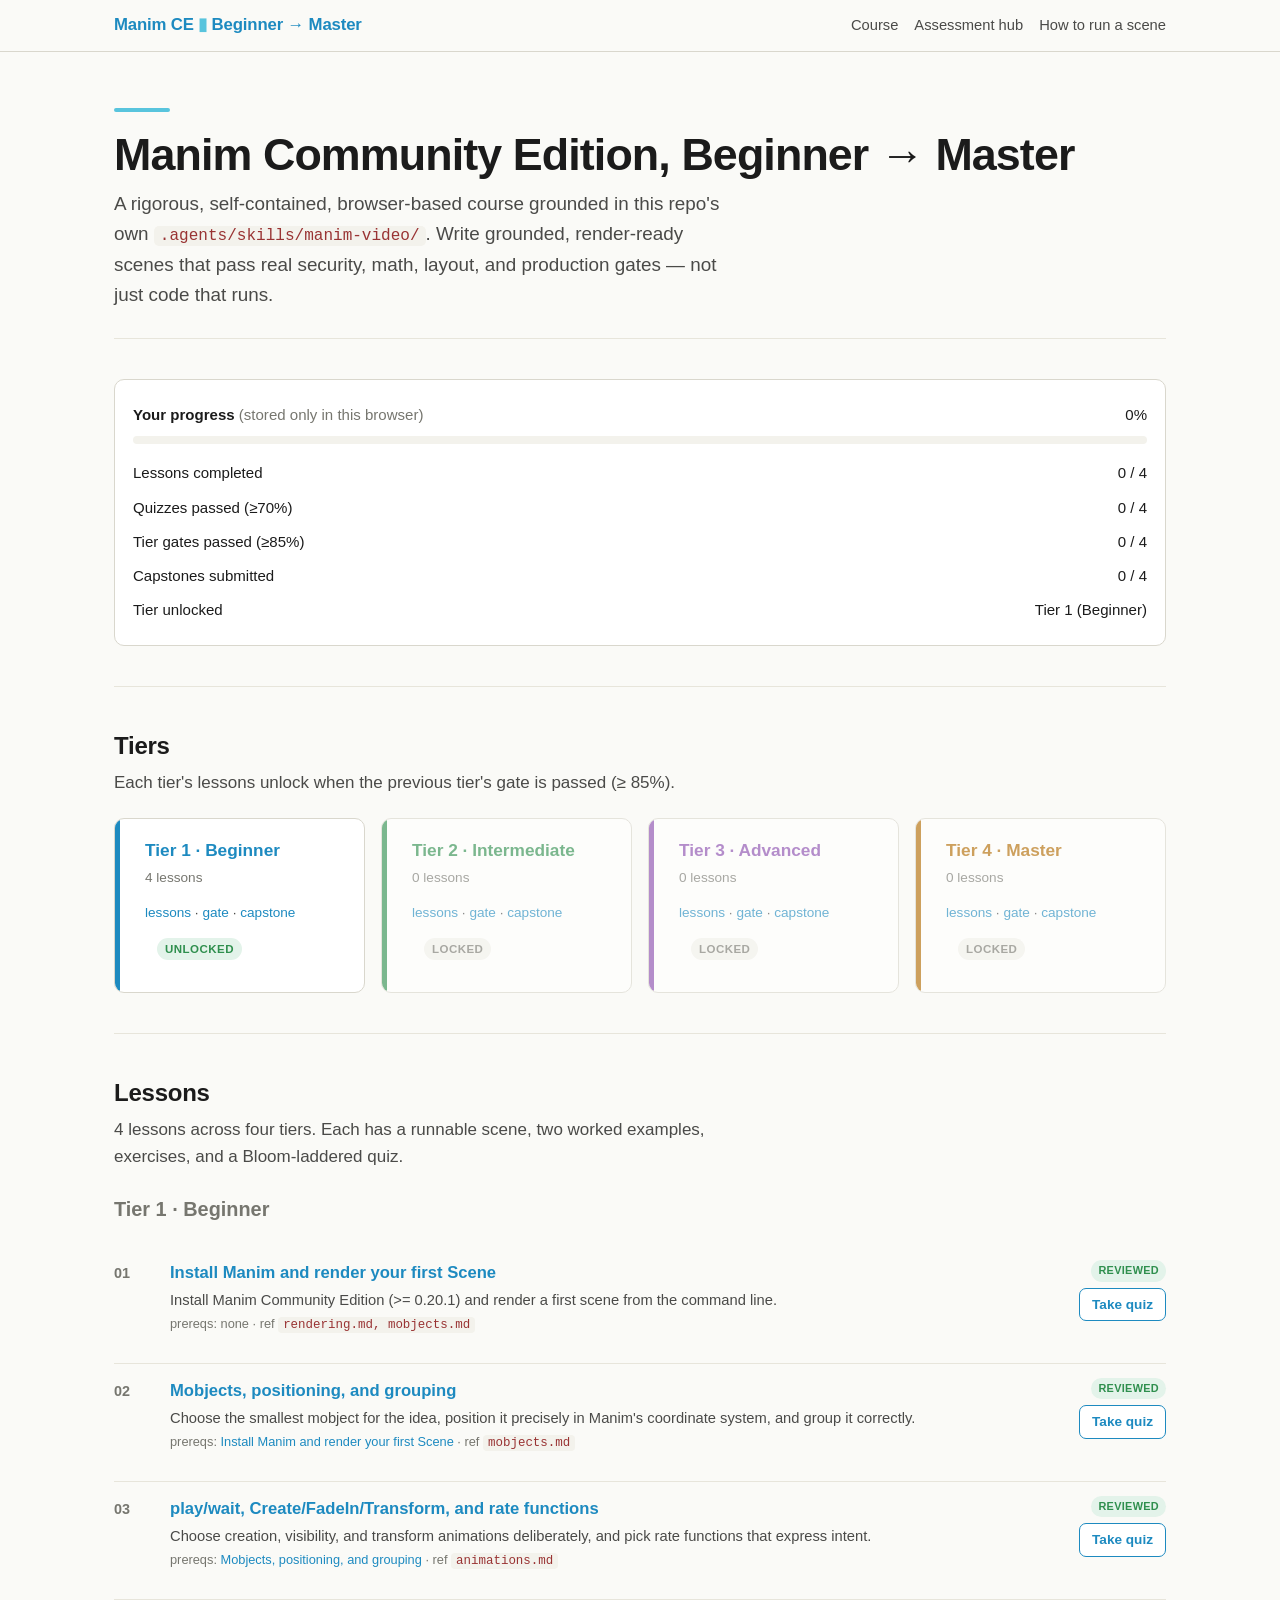
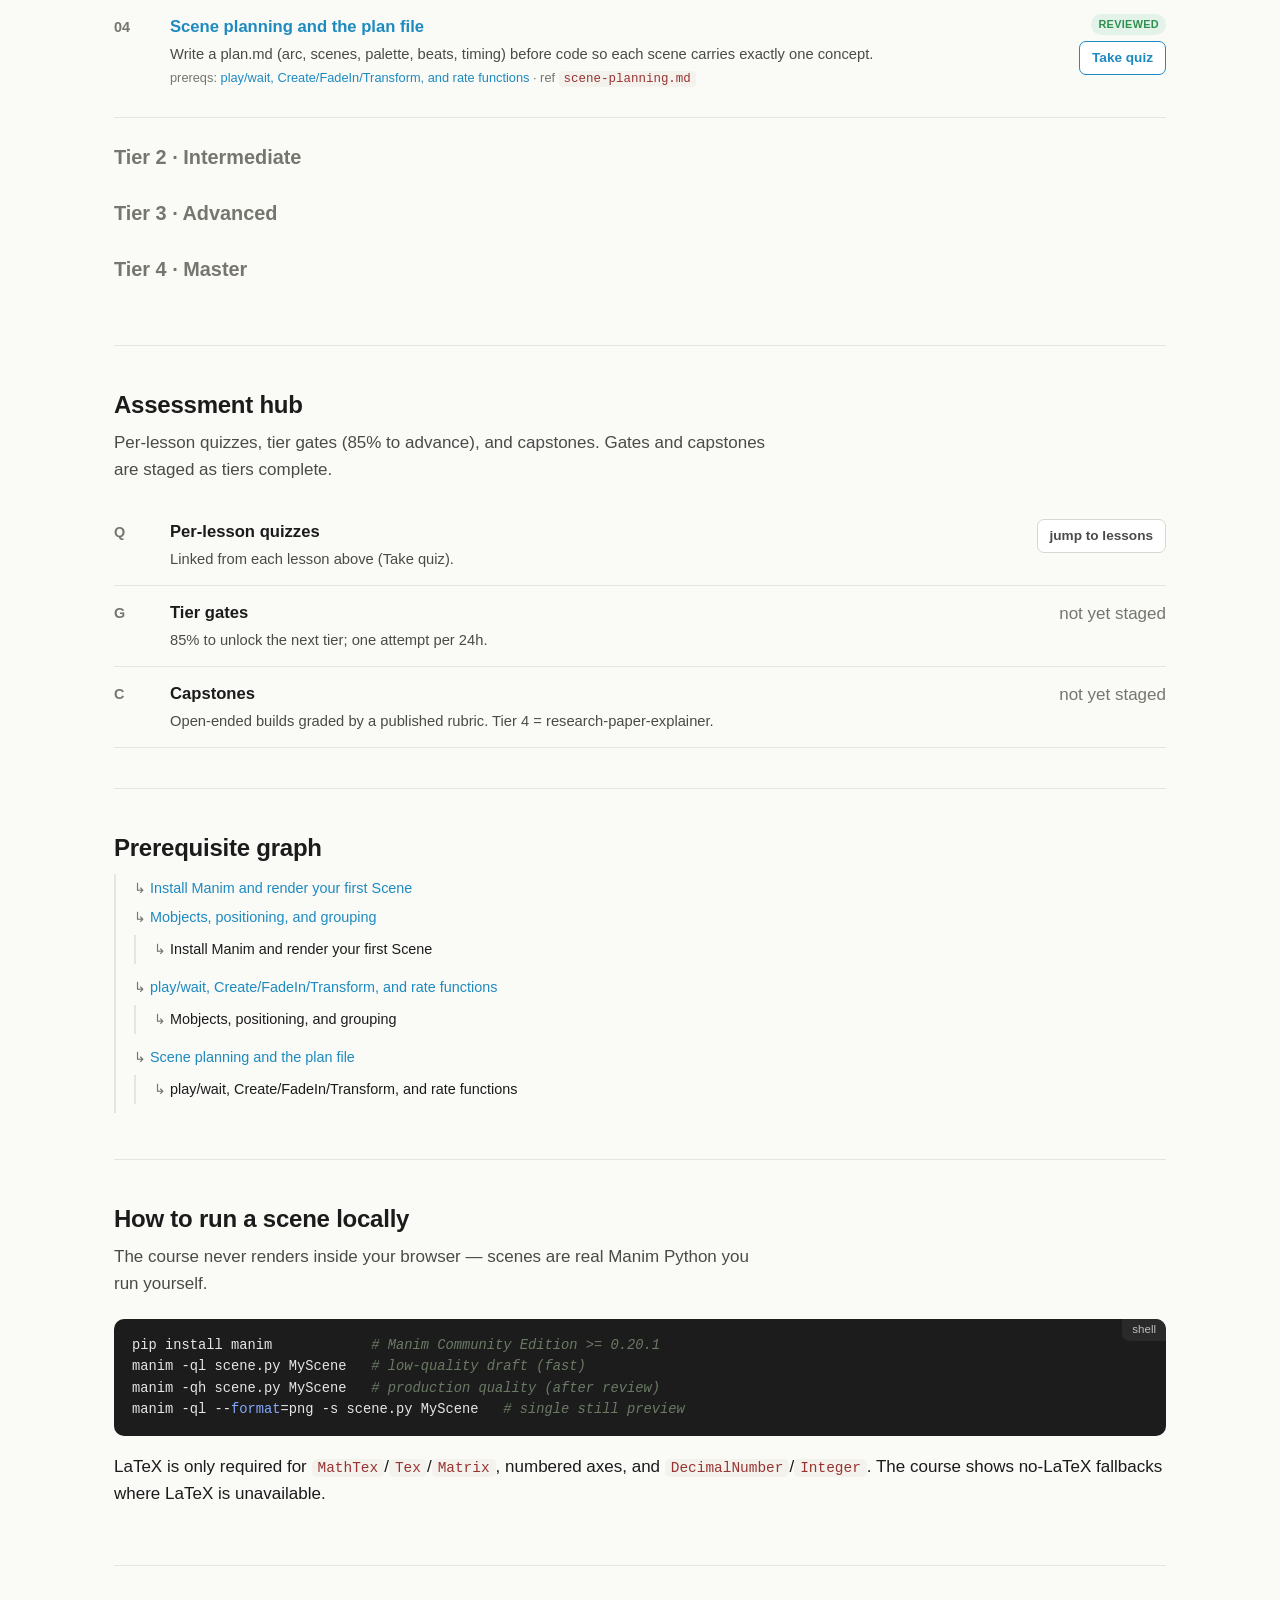
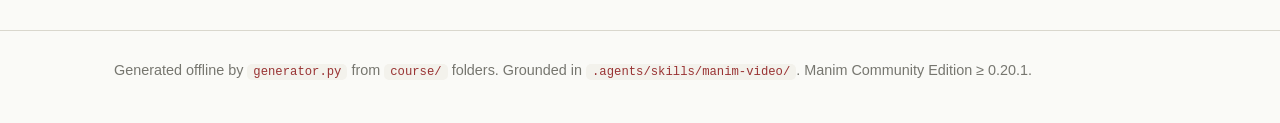
<file: course/index.html>
<!doctype html>
<html lang="en">
<head>
<meta charset="utf-8">
<meta name="viewport" content="width=device-width, initial-scale=1">
<title>Manim CE Course — Manim CE Course</title>
<link rel="stylesheet" href="assets/app.css">
</head>
<body>
<header class="site"><div class="shell">
  <a class="brand" href="index.html">Manim&nbsp;CE <span class="dot">▮</span> Beginner&nbsp;→&nbsp;Master</a>
  <nav><a href="index.html">Course</a><a href="index.html#assessment-hub">Assessment hub</a><a href="index.html#run-a-scene">How to run a scene</a></nav>
</div></header>
<main class="shell">
<section class="hero">
  <div class="accent-bar"></div>
  <h1>Manim Community Edition, Beginner&nbsp;&rarr;&nbsp;Master</h1>
  <p class="promise">A rigorous, self-contained, browser-based course grounded in this repo's own
  <code>.agents/skills/manim-video/</code>. Write grounded, render-ready scenes that pass real
  security, math, layout, and production gates &mdash; not just code that runs.</p>
</section>

<section class="block">
  <div class="progress" id="progress-panel">
    <div class="row"><span><strong>Your progress</strong> <span class="muted">(stored only in this browser)</span></span><span id="overall"></span></div>
    <div class="bar"><span id="bar-fill"></span></div>
    <div class="row"><span>Lessons completed</span><span id="stat-lessons">&mdash;</span></div>
    <div class="row"><span>Quizzes passed (&ge;70%)</span><span id="stat-quizzes">&mdash;</span></div>
    <div class="row"><span>Tier gates passed (&ge;85%)</span><span id="stat-gates">&mdash;</span></div>
    <div class="row"><span>Capstones submitted</span><span id="stat-caps">&mdash;</span></div>
    <div class="row"><span>Tier unlocked</span><span id="stat-unlocked">&mdash;</span></div>
  </div>
</section>

<section class="block">
  <h2>Tiers</h2>
  <p class="lede">Each tier's lessons unlock when the previous tier's gate is passed (&ge; 85%).</p>
  <div class="tiers"><div class="tier-card t1" data-tier="1"><div class="stripe"></div><h3>Tier 1 · Beginner</h3><p class="sub">4 lessons</p><p class="meta"><a href="#tier-1">lessons</a> · <a href="#">gate</a> · <a href="#">capstone</a></p><p class="meta"><span class="locktag" data-locktier="1">locked</span></p></div><div class="tier-card t2" data-tier="2"><div class="stripe"></div><h3>Tier 2 · Intermediate</h3><p class="sub">0 lessons</p><p class="meta"><a href="#tier-2">lessons</a> · <a href="#">gate</a> · <a href="#">capstone</a></p><p class="meta"><span class="locktag" data-locktier="2">locked</span></p></div><div class="tier-card t3" data-tier="3"><div class="stripe"></div><h3>Tier 3 · Advanced</h3><p class="sub">0 lessons</p><p class="meta"><a href="#tier-3">lessons</a> · <a href="#">gate</a> · <a href="#">capstone</a></p><p class="meta"><span class="locktag" data-locktier="3">locked</span></p></div><div class="tier-card t4" data-tier="4"><div class="stripe"></div><h3>Tier 4 · Master</h3><p class="sub">0 lessons</p><p class="meta"><a href="#tier-4">lessons</a> · <a href="#">gate</a> · <a href="#">capstone</a></p><p class="meta"><span class="locktag" data-locktier="4">locked</span></p></div></div>
</section>

<section class="block">
  <h2>Lessons</h2>
  <p class="lede">4 lessons across four tiers. Each has a runnable scene, two worked examples, exercises, and a Bloom-laddered quiz.</p>
  <div id="tier-1"><h3 class="muted" style="margin-top:24px">Tier 1 · Beginner</h3><ul class="lessons"><li class="lesson" id="01-first-scene" data-tier="1" data-id="01-first-scene"><div class="num">01</div><div class="t"><h3><a href="lessons/beginner/01-first-scene/index.html">Install Manim and render your first Scene</a></h3><p class="obj">Install Manim Community Edition (&gt;= 0.20.1) and render a first scene from the command line.</p><p class="ref">prereqs: <span class="muted">none</span> · ref <code>rendering.md, mobjects.md</code></p></div><div class="actions"><span class="status-pill reviewed">reviewed</span><a class="btn" href="lessons/beginner/01-first-scene/index.html#take-quiz">Take quiz</a><span class="score-chip" data-score="01-first-scene"></span></div></li><li class="lesson" id="02-mobjects-positioning" data-tier="1" data-id="02-mobjects-positioning"><div class="num">02</div><div class="t"><h3><a href="lessons/beginner/02-mobjects-positioning/index.html">Mobjects, positioning, and grouping</a></h3><p class="obj">Choose the smallest mobject for the idea, position it precisely in Manim&#39;s coordinate system, and group it correctly.</p><p class="ref">prereqs: <a href="#01-first-scene">Install Manim and render your first Scene</a> · ref <code>mobjects.md</code></p></div><div class="actions"><span class="status-pill reviewed">reviewed</span><a class="btn" href="lessons/beginner/02-mobjects-positioning/index.html#take-quiz">Take quiz</a><span class="score-chip" data-score="02-mobjects-positioning"></span></div></li><li class="lesson" id="03-animations-rate-functions" data-tier="1" data-id="03-animations-rate-functions"><div class="num">03</div><div class="t"><h3><a href="lessons/beginner/03-animations-rate-functions/index.html">play/wait, Create/FadeIn/Transform, and rate functions</a></h3><p class="obj">Choose creation, visibility, and transform animations deliberately, and pick rate functions that express intent.</p><p class="ref">prereqs: <a href="#02-mobjects-positioning">Mobjects, positioning, and grouping</a> · ref <code>animations.md</code></p></div><div class="actions"><span class="status-pill reviewed">reviewed</span><a class="btn" href="lessons/beginner/03-animations-rate-functions/index.html#take-quiz">Take quiz</a><span class="score-chip" data-score="03-animations-rate-functions"></span></div></li><li class="lesson" id="04-scene-planning" data-tier="1" data-id="04-scene-planning"><div class="num">04</div><div class="t"><h3><a href="lessons/beginner/04-scene-planning/index.html">Scene planning and the plan file</a></h3><p class="obj">Write a plan.md (arc, scenes, palette, beats, timing) before code so each scene carries exactly one concept.</p><p class="ref">prereqs: <a href="#03-animations-rate-functions">play/wait, Create/FadeIn/Transform, and rate functions</a> · ref <code>scene-planning.md</code></p></div><div class="actions"><span class="status-pill reviewed">reviewed</span><a class="btn" href="lessons/beginner/04-scene-planning/index.html#take-quiz">Take quiz</a><span class="score-chip" data-score="04-scene-planning"></span></div></li></ul></div><div id="tier-2"><h3 class="muted" style="margin-top:24px">Tier 2 · Intermediate</h3><ul class="lessons"></ul></div><div id="tier-3"><h3 class="muted" style="margin-top:24px">Tier 3 · Advanced</h3><ul class="lessons"></ul></div><div id="tier-4"><h3 class="muted" style="margin-top:24px">Tier 4 · Master</h3><ul class="lessons"></ul></div>
</section>

<section class="block" id="assessment-hub">
  <h2>Assessment hub</h2>
  <p class="lede">Per-lesson quizzes, tier gates (85% to advance), and capstones. Gates and capstones are staged as tiers complete.</p>
  <ul class="lessons">
    <li class="lesson"><div class="num">Q</div><div class="t"><h3>Per-lesson quizzes</h3><p class="obj">Linked from each lesson above (Take quiz).</p></div><div class="actions"><a class="btn subtle" href="#tier-1">jump to lessons</a></div></li>
    <li class="lesson"><div class="num">G</div><div class="t"><h3>Tier gates</h3><p class="obj">85% to unlock the next tier; one attempt per 24h.</p></div><div class="actions"><span class='muted'>not yet staged</span></div></li>
    <li class="lesson"><div class="num">C</div><div class="t"><h3>Capstones</h3><p class="obj">Open-ended builds graded by a published rubric. Tier 4 = research-paper-explainer.</p></div><div class="actions"><span class='muted'>not yet staged</span></div></li>
  </ul>
</section>

<section class="block">
  <h2>Prerequisite graph</h2>
  <div class="prereqs measure"><ul>
<li><a href="lessons/beginner/01-first-scene/index.html">Install Manim and render your first Scene</a></li>
<li><a href="lessons/beginner/02-mobjects-positioning/index.html">Mobjects, positioning, and grouping</a><ul><li>Install Manim and render your first Scene</li></ul></li>
<li><a href="lessons/beginner/03-animations-rate-functions/index.html">play/wait, Create/FadeIn/Transform, and rate functions</a><ul><li>Mobjects, positioning, and grouping</li></ul></li>
<li><a href="lessons/beginner/04-scene-planning/index.html">Scene planning and the plan file</a><ul><li>play/wait, Create/FadeIn/Transform, and rate functions</li></ul></li>
</ul></div>
</section>

<section class="block" id="run-a-scene">
  <h2>How to run a scene locally</h2>
  <p class="lede">The course never renders inside your browser &mdash; scenes are real Manim Python you run yourself.</p>
  <pre class="code"><span class="filename">shell</span><code class="language-bash">pip install manim            # Manim Community Edition &gt;= 0.20.1
manim -ql scene.py MyScene   # low-quality draft (fast)
manim -qh scene.py MyScene   # production quality (after review)
manim -ql --format=png -s scene.py MyScene   # single still preview</code></pre>
  <p>LaTeX is only required for <code>MathTex</code>/<code>Tex</code>/<code>Matrix</code>, numbered axes, and <code>DecimalNumber</code>/<code>Integer</code>. The course shows no-LaTeX fallbacks where LaTeX is unavailable.</p>
</section>

<script type="application/json" id="manifest">{"tiers": [{"tier": 1, "name": "Beginner", "lessons": ["01-first-scene", "02-mobjects-positioning", "03-animations-rate-functions", "04-scene-planning"], "gate": null, "capstone": null}, {"tier": 2, "name": "Intermediate", "lessons": [], "gate": null, "capstone": null}, {"tier": 3, "name": "Advanced", "lessons": [], "gate": null, "capstone": null}, {"tier": 4, "name": "Master", "lessons": [], "gate": null, "capstone": null}], "lessons": [{"id": "01-first-scene", "tier": 1, "title": "Install Manim and render your first Scene", "status": "reviewed", "url": "lessons/beginner/01-first-scene/index.html", "prereqs": [], "ref": "rendering.md, mobjects.md"}, {"id": "02-mobjects-positioning", "tier": 1, "title": "Mobjects, positioning, and grouping", "status": "reviewed", "url": "lessons/beginner/02-mobjects-positioning/index.html", "prereqs": ["01-first-scene"], "ref": "mobjects.md"}, {"id": "03-animations-rate-functions", "tier": 1, "title": "play/wait, Create/FadeIn/Transform, and rate functions", "status": "reviewed", "url": "lessons/beginner/03-animations-rate-functions/index.html", "prereqs": ["02-mobjects-positioning"], "ref": "animations.md"}, {"id": "04-scene-planning", "tier": 1, "title": "Scene planning and the plan file", "status": "reviewed", "url": "lessons/beginner/04-scene-planning/index.html", "prereqs": ["03-animations-rate-functions"], "ref": "scene-planning.md"}]}</script>

</main>
<footer class="site"><div class="shell">
  Generated offline by <code>generator.py</code> from <code>course/</code> folders.
  Grounded in <code>.agents/skills/manim-video/</code>. Manim Community Edition &ge; 0.20.1.
</div></footer>
<script src="assets/hl.js"></script>
<script src="assets/quiz.js"></script>
<script>
(function () {
  function el(id) { return document.getElementById(id); }
  var P = window.ManimProgress;
  if (!P) return;
  var manifest = JSON.parse(document.getElementById('manifest').textContent);
  manifest.lessons.forEach(function (l) {
    var chip = document.querySelector('.score-chip[data-score="' + l.id + '"]');
    var pct = P.quizPct(l.id);
    if (chip && pct != null) { chip.textContent = pct + '%' + (pct >= 70 ? ' \u2713' : '');
      if (pct >= 70) chip.classList.add('pass'); }
  });
  function tierOpen(t) { return P.gateUnlocked(t); }
  document.querySelectorAll('[data-locktier]').forEach(function (node) {
    var t = +node.dataset.locktier; var open = tierOpen(t);
    node.textContent = open ? 'unlocked' : 'locked';
    node.closest('.tier-card').classList.toggle('unlocked', open);
    node.closest('.tier-card').classList.toggle('locked', !open);
  });
  document.querySelectorAll('li.lesson').forEach(function (li) {
    var t = +li.dataset.tier;
    if (t > 1 && !tierOpen(t)) li.classList.add('locked');
  });
  var done = 0, qpass = 0, caps = 0, gatesPassed = 0, maxTier = 1;
  manifest.lessons.forEach(function (l) {
    if (P.lessonDone(l.id)) done++;
    var pct = P.quizPct(l.id); if (pct != null && pct >= 70) qpass++;
  });
  [1,2,3,4].forEach(function (t) { if (P.gatePassed(t)) { gatesPassed++; maxTier = Math.max(maxTier, t+1); } });
  [1,2,3,4].forEach(function (t) { if (P.capstoneSubmitted(t)) caps++; });
  var unlocked = Math.min(4, maxTier);
  el('stat-lessons').textContent = done + ' / ' + manifest.lessons.length;
  el('stat-quizzes').textContent = qpass + ' / ' + manifest.lessons.length;
  el('stat-gates').textContent = gatesPassed + ' / 4';
  el('stat-caps').textContent = caps + ' / 4';
  el('stat-unlocked').textContent = 'Tier ' + unlocked + ' (' + ['','Beginner','Intermediate','Advanced','Master'][unlocked] + ')';
  var total = manifest.lessons.length + 4 + 4;
  var got = done + gatesPassed + caps;
  el('overall').textContent = Math.round(100 * got / total) + '%';
  el('bar-fill').style.width = Math.round(100 * got / total) + '%';
})();

</script>
</body>
</html>
</file>
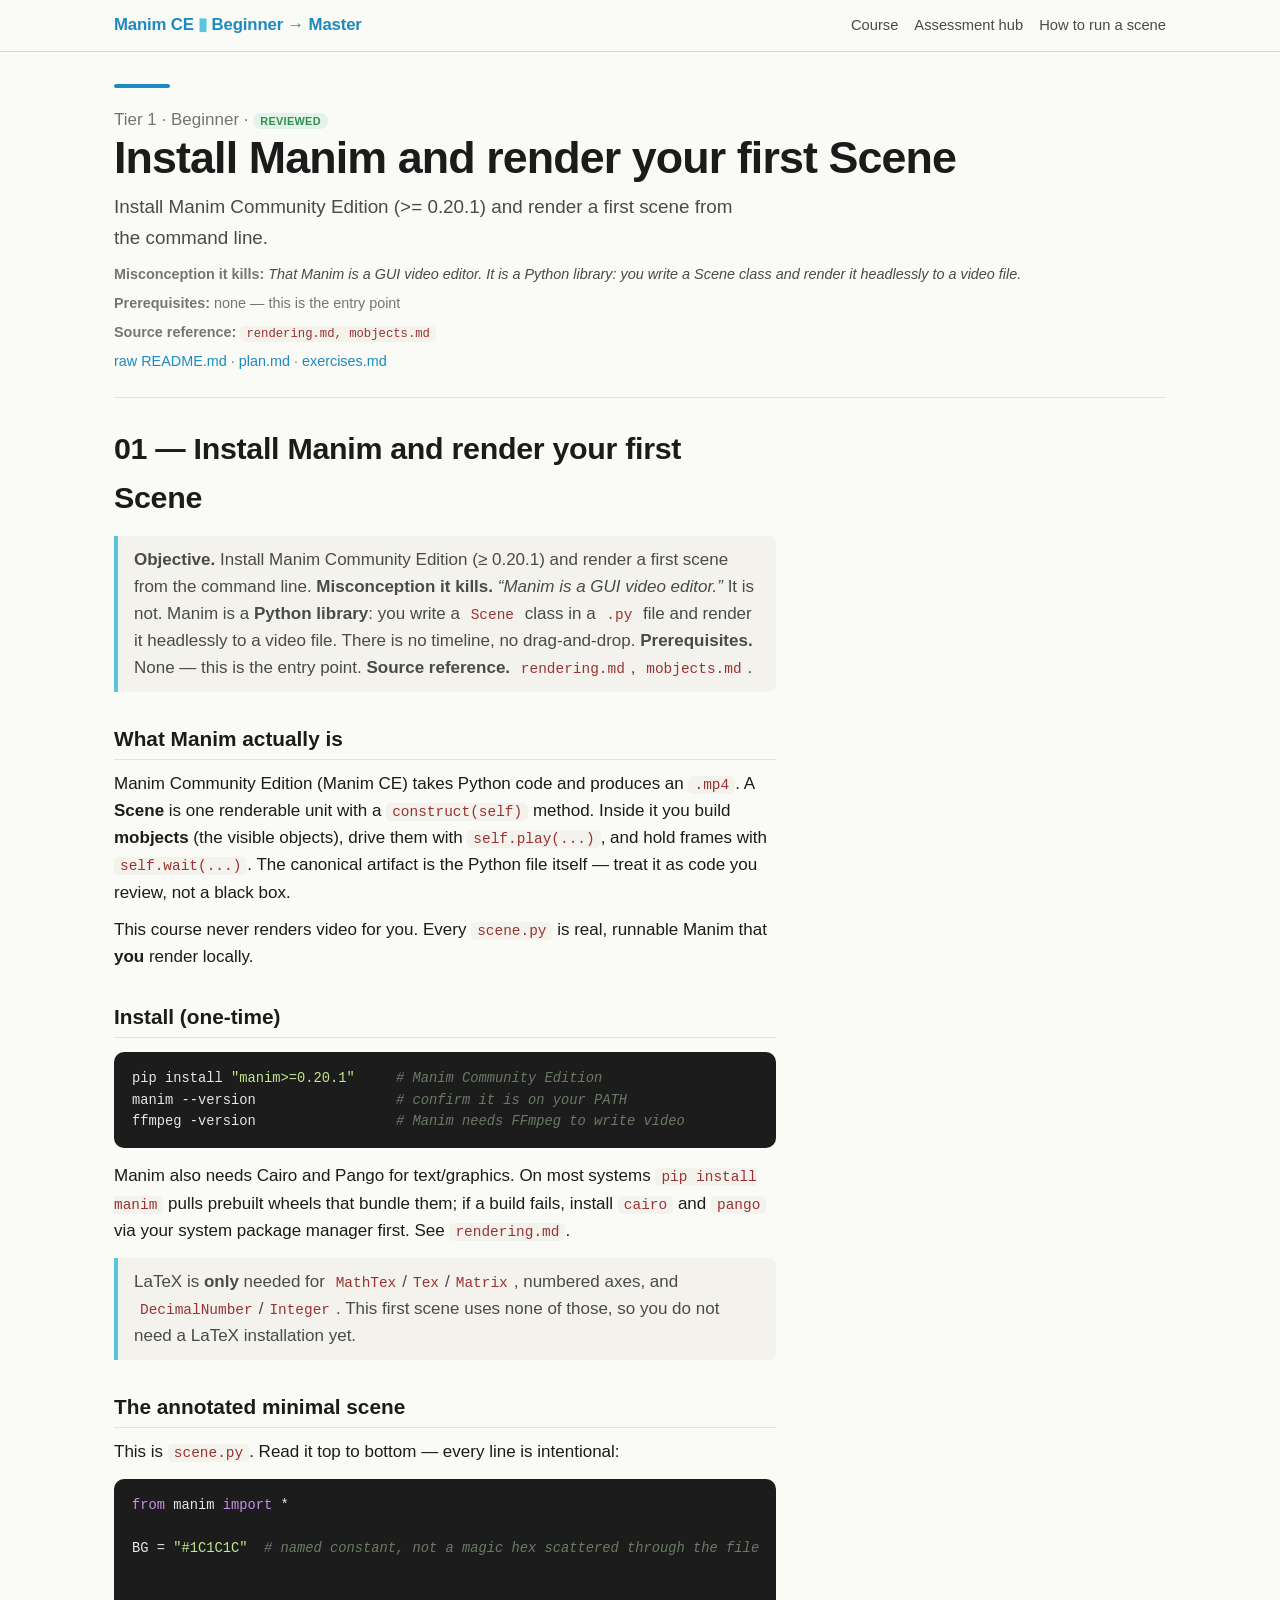
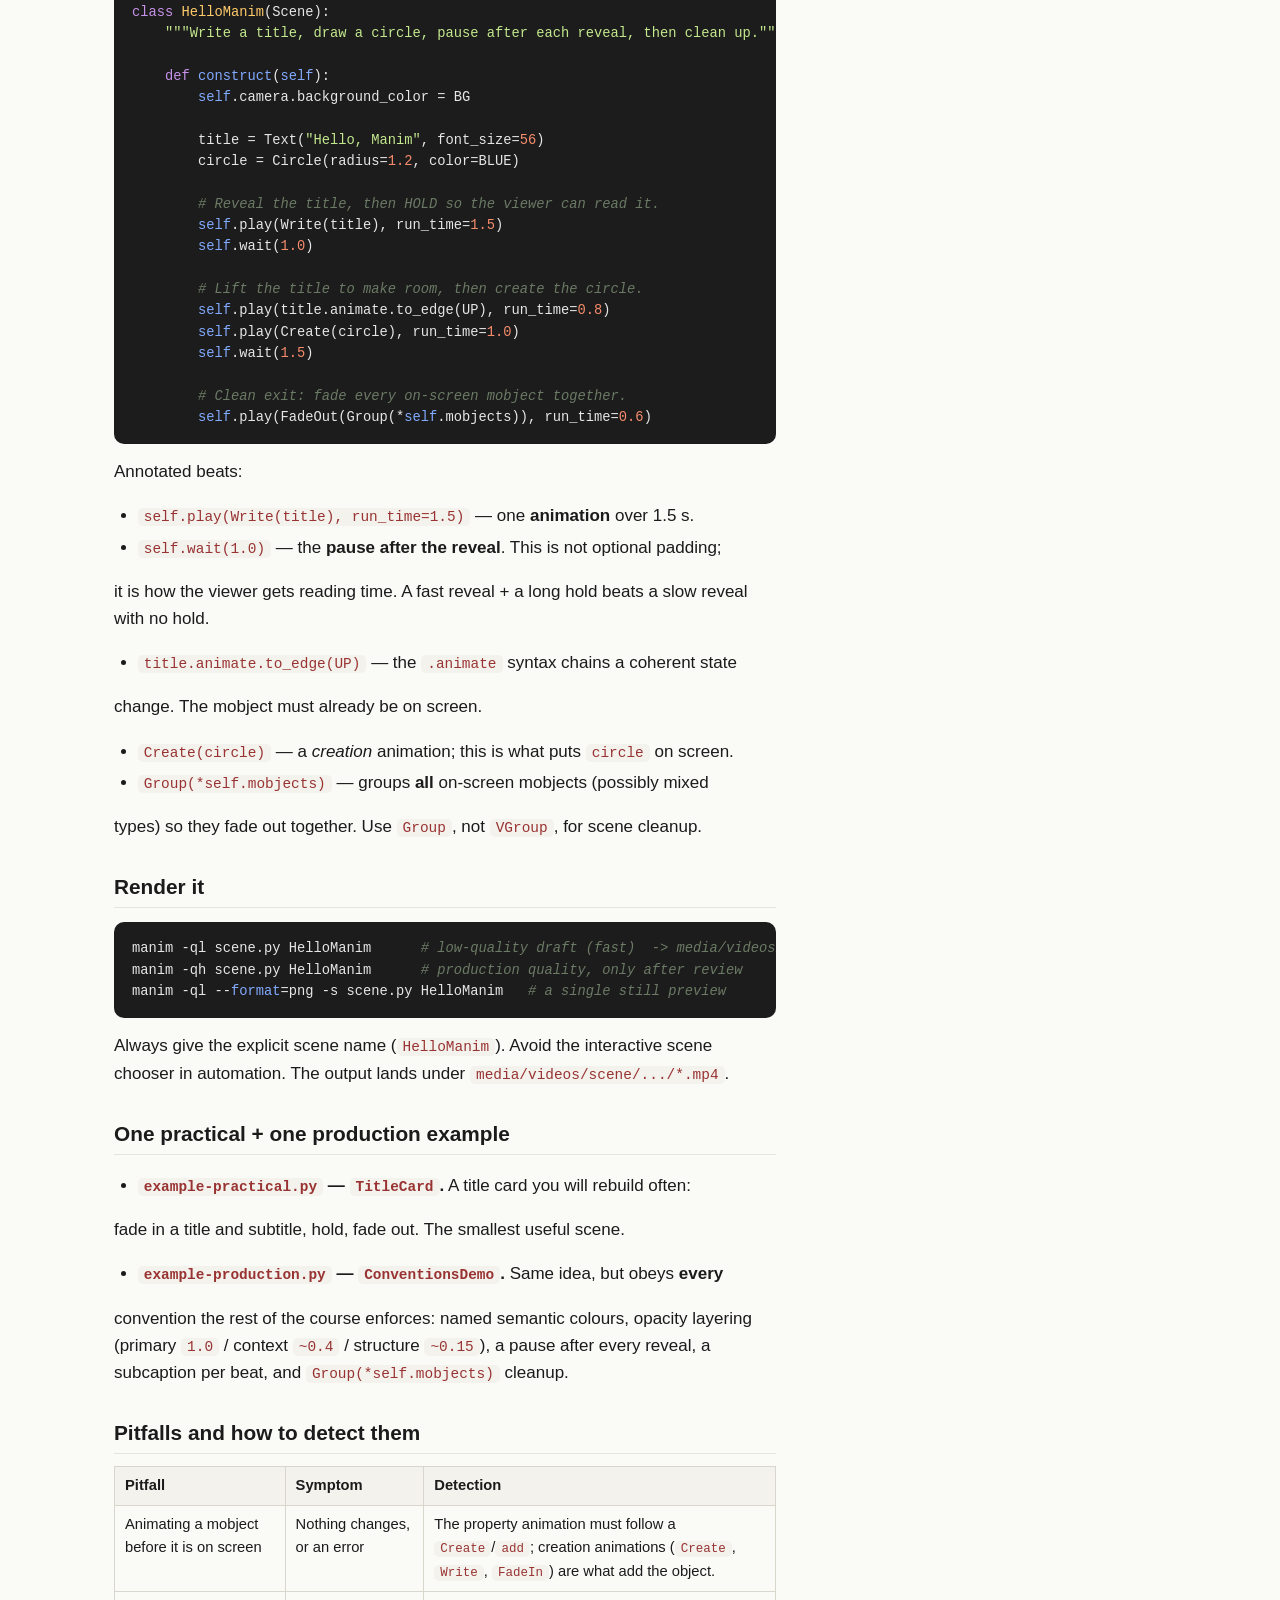
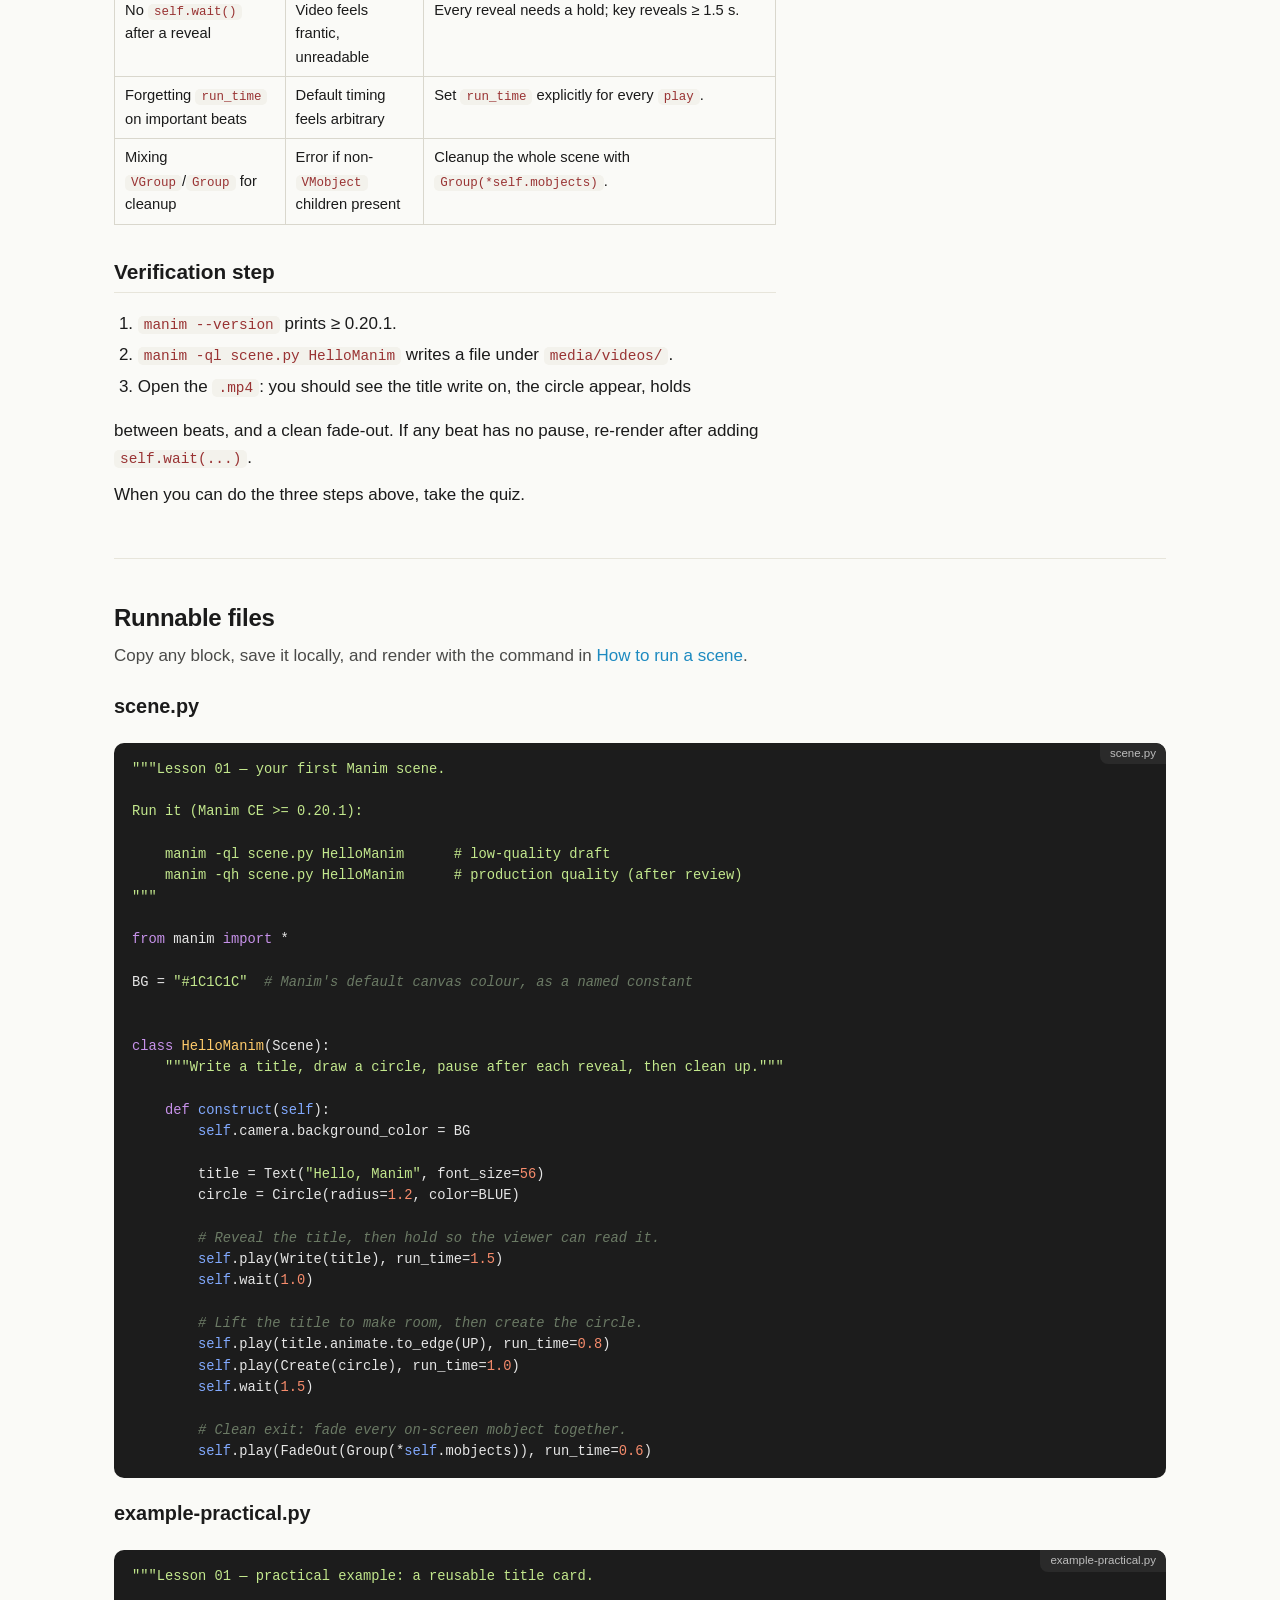
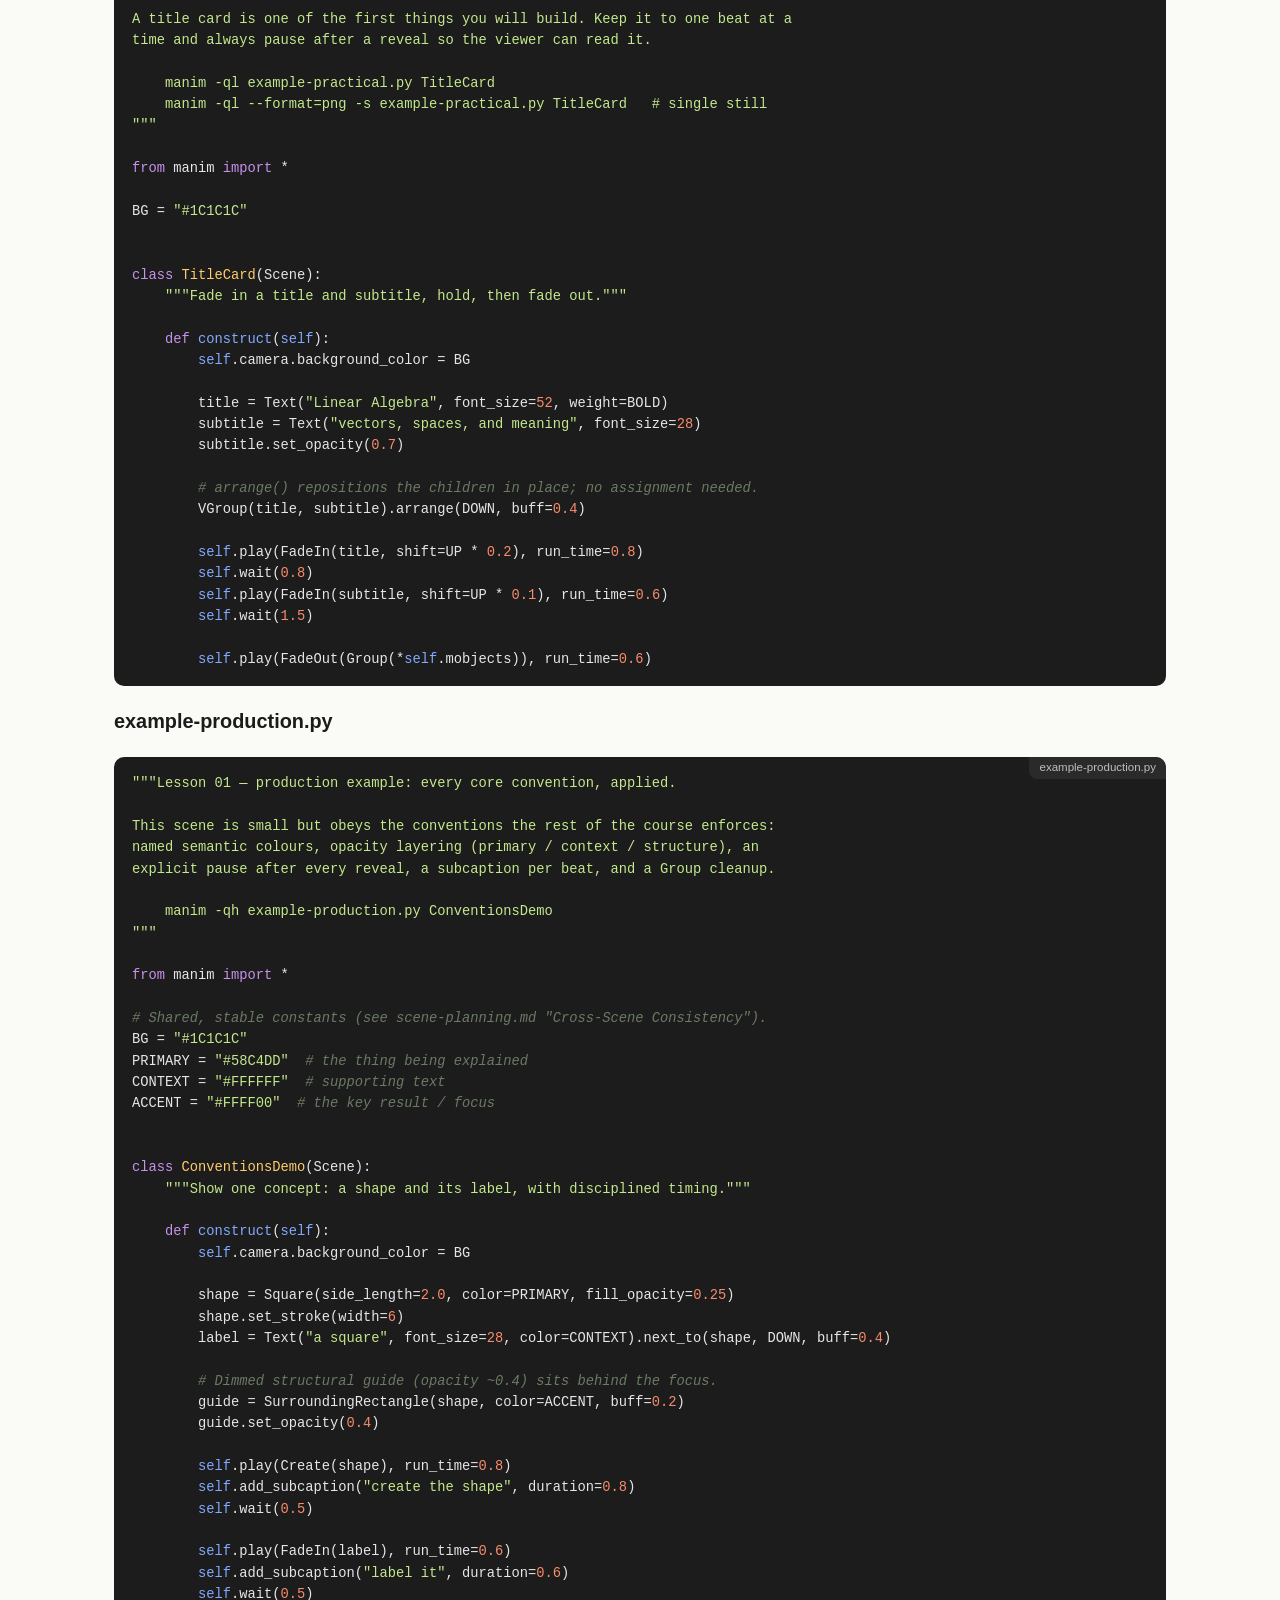
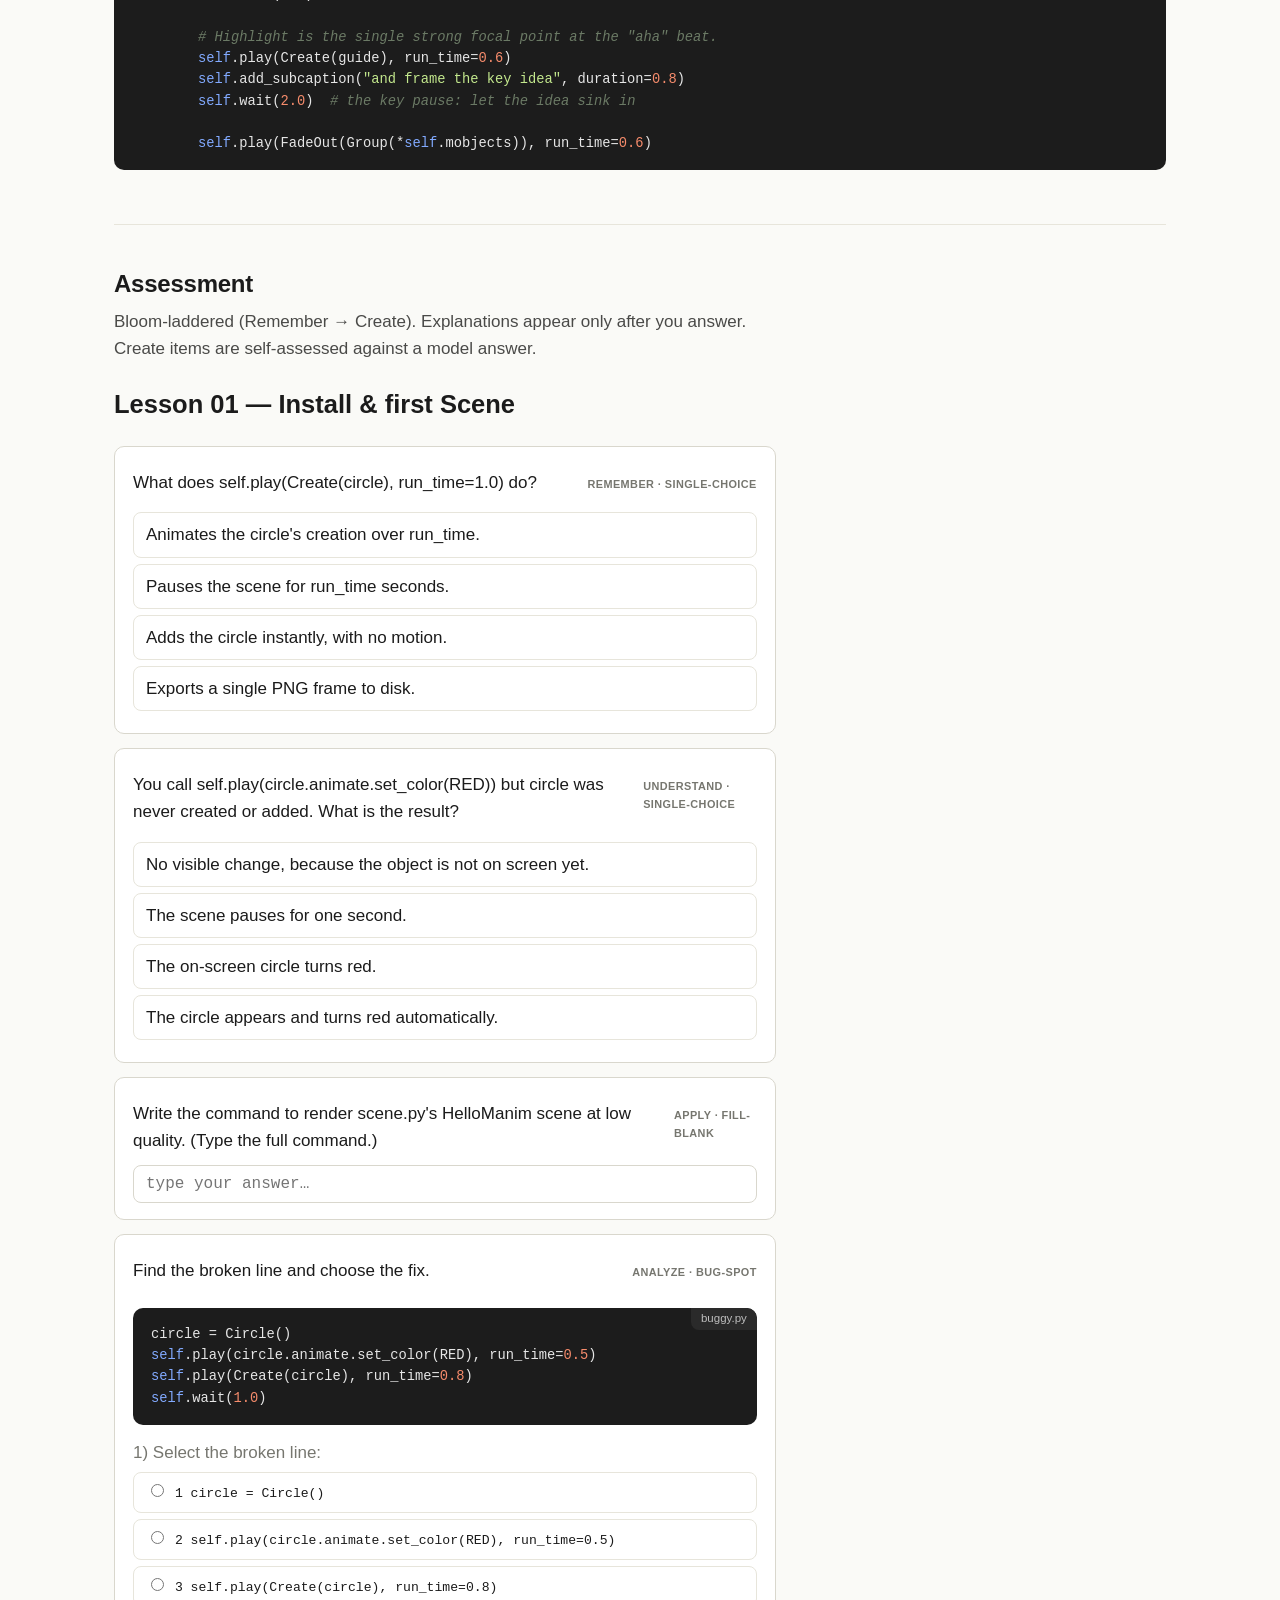
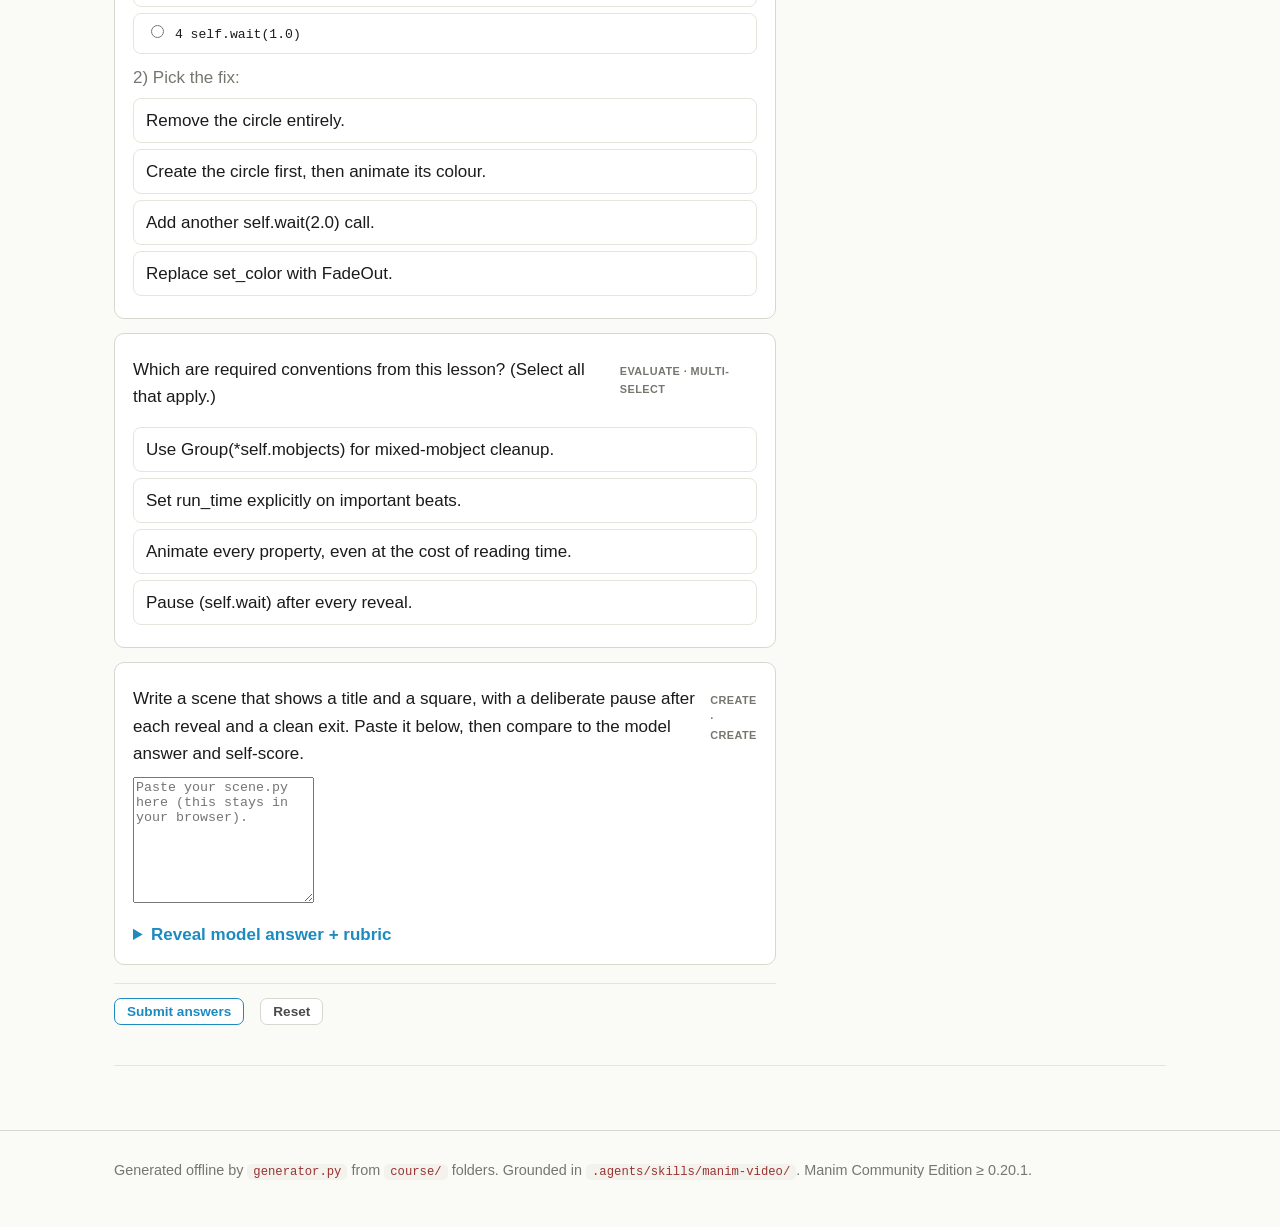
<file: course/lessons/beginner/01-first-scene/index.html>
<!doctype html>
<html lang="en">
<head>
<meta charset="utf-8">
<meta name="viewport" content="width=device-width, initial-scale=1">
<title>Install Manim and render your first Scene — Manim CE Course</title>
<link rel="stylesheet" href="../../../assets/app.css">
</head>
<body>
<header class="site"><div class="shell">
  <a class="brand" href="../../../index.html">Manim&nbsp;CE <span class="dot">▮</span> Beginner&nbsp;→&nbsp;Master</a>
  <nav><a href="../../../index.html" class="active">Course</a><a href="../../../index.html#assessment-hub">Assessment hub</a><a href="../../../index.html#run-a-scene">How to run a scene</a></nav>
</div></header>
<main class="shell">
<section class="hero" style="padding:32px 0 18px">
  <div class="accent-bar" style="background:#1d8ac0;"></div>
  <p class="muted" style="margin:0">Tier 1 · Beginner · <span class="status-pill reviewed">reviewed</span></p>
  <h1>Install Manim and render your first Scene</h1>
  <p class="promise">Install Manim Community Edition (&gt;= 0.20.1) and render a first scene from the command line.</p>
  <div class="lesson-head" style="margin-top:10px">
    <p class="meta-line"><strong>Misconception it kills:</strong> <span class="misconception">That Manim is a GUI video editor. It is a Python library: you write a Scene class and render it headlessly to a video file.</span></p>
    <p class="meta-line"><strong>Prerequisites:</strong> <span class='muted'>none — this is the entry point</span></p>
    <p class="meta-line"><strong>Source reference:</strong> <code>rendering.md, mobjects.md</code></p>
    <p class="meta-line"><a href="README.md">raw README.md</a> · <a href="plan.md">plan.md</a> · <a href="exercises.md">exercises.md</a></p>
  </div>
</section>

<section class="block" style="padding-top:18px"><article class="lesson-doc"><h1>01 — Install Manim and render your first Scene</h1>
<blockquote><strong>Objective.</strong> Install Manim Community Edition (≥ 0.20.1) and render a first scene from the command line.  <strong>Misconception it kills.</strong> <em>“Manim is a GUI video editor.”</em> It is not. Manim is a <strong>Python library</strong>: you write a <code>Scene</code> class in a <code>.py</code> file and render it headlessly to a video file. There is no timeline, no drag-and-drop.  <strong>Prerequisites.</strong> None — this is the entry point.  <strong>Source reference.</strong> <code>rendering.md</code>, <code>mobjects.md</code>.</blockquote>
<h2>What Manim actually is</h2>
<p>Manim Community Edition (Manim CE) takes Python code and produces an <code>.mp4</code>. A <strong>Scene</strong> is one renderable unit with a <code>construct(self)</code> method. Inside it you build <strong>mobjects</strong> (the visible objects), drive them with <code>self.play(...)</code>, and hold frames with <code>self.wait(...)</code>. The canonical artifact is the Python file itself — treat it as code you review, not a black box.</p>
<p>This course never renders video for you. Every <code>scene.py</code> is real, runnable Manim that <strong>you</strong> render locally.</p>
<h2>Install (one-time)</h2>
<pre class="code"><code class="language-bash">pip install &quot;manim&gt;=0.20.1&quot;     # Manim Community Edition
manim --version                 # confirm it is on your PATH
ffmpeg -version                 # Manim needs FFmpeg to write video</code></pre>
<p>Manim also needs Cairo and Pango for text/graphics. On most systems <code>pip install manim</code> pulls prebuilt wheels that bundle them; if a build fails, install <code>cairo</code> and <code>pango</code> via your system package manager first. See <a href=".agents/skills/manim-video/references/rendering.md"><code>rendering.md</code></a>.</p>
<blockquote>LaTeX is <strong>only</strong> needed for <code>MathTex</code>/<code>Tex</code>/<code>Matrix</code>, numbered axes, and <code>DecimalNumber</code>/<code>Integer</code>. This first scene uses none of those, so you do not need a LaTeX installation yet.</blockquote>
<h2>The annotated minimal scene</h2>
<p>This is <code>scene.py</code>. Read it top to bottom — every line is intentional:</p>
<pre class="code"><code class="language-python">from manim import *

BG = &quot;#1C1C1C&quot;  # named constant, not a magic hex scattered through the file


class HelloManim(Scene):
    &quot;&quot;&quot;Write a title, draw a circle, pause after each reveal, then clean up.&quot;&quot;&quot;

    def construct(self):
        self.camera.background_color = BG

        title = Text(&quot;Hello, Manim&quot;, font_size=56)
        circle = Circle(radius=1.2, color=BLUE)

        # Reveal the title, then HOLD so the viewer can read it.
        self.play(Write(title), run_time=1.5)
        self.wait(1.0)

        # Lift the title to make room, then create the circle.
        self.play(title.animate.to_edge(UP), run_time=0.8)
        self.play(Create(circle), run_time=1.0)
        self.wait(1.5)

        # Clean exit: fade every on-screen mobject together.
        self.play(FadeOut(Group(*self.mobjects)), run_time=0.6)</code></pre>
<p>Annotated beats:</p>
<ul>
<li><code>self.play(Write(title), run_time=1.5)</code> — one <strong>animation</strong> over 1.5 s.</li>
<li><code>self.wait(1.0)</code> — the <strong>pause after the reveal</strong>. This is not optional padding;</li>
</ul>
<p>it is how the viewer gets reading time. A fast reveal + a long hold beats a slow reveal with no hold.</p>
<ul>
<li><code>title.animate.to_edge(UP)</code> — the <code>.animate</code> syntax chains a coherent state</li>
</ul>
<p>change. The mobject must already be on screen.</p>
<ul>
<li><code>Create(circle)</code> — a <em>creation</em> animation; this is what puts <code>circle</code> on screen.</li>
<li><code>Group(*self.mobjects)</code> — groups <strong>all</strong> on-screen mobjects (possibly mixed</li>
</ul>
<p>types) so they fade out together. Use <code>Group</code>, not <code>VGroup</code>, for scene cleanup.</p>
<h2>Render it</h2>
<pre class="code"><code class="language-bash">manim -ql scene.py HelloManim      # low-quality draft (fast)  -&gt; media/videos/...
manim -qh scene.py HelloManim      # production quality, only after review
manim -ql --format=png -s scene.py HelloManim   # a single still preview</code></pre>
<p>Always give the explicit scene name (<code>HelloManim</code>). Avoid the interactive scene chooser in automation. The output lands under <code>media/videos/scene/.../*.mp4</code>.</p>
<h2>One practical + one production example</h2>
<ul>
<li><strong><code>example-practical.py</code> — <code>TitleCard</code>.</strong> A title card you will rebuild often:</li>
</ul>
<p>fade in a title and subtitle, hold, fade out. The smallest useful scene.</p>
<ul>
<li><strong><code>example-production.py</code> — <code>ConventionsDemo</code>.</strong> Same idea, but obeys <strong>every</strong></li>
</ul>
<p>convention the rest of the course enforces: named semantic colours, opacity layering (primary <code>1.0</code> / context <code>~0.4</code> / structure <code>~0.15</code>), a pause after every reveal, a subcaption per beat, and <code>Group(*self.mobjects)</code> cleanup.</p>
<h2>Pitfalls and how to detect them</h2>
<table class="kvtable"><thead><tr><th>Pitfall</th><th>Symptom</th><th>Detection</th></tr></thead><tbody><tr><td>Animating a mobject before it is on screen</td><td>Nothing changes, or an error</td><td>The property animation must follow a <code>Create</code>/<code>add</code>; creation animations (<code>Create</code>, <code>Write</code>, <code>FadeIn</code>) are what add the object.</td></tr><tr><td>No <code>self.wait()</code> after a reveal</td><td>Video feels frantic, unreadable</td><td>Every reveal needs a hold; key reveals ≥ 1.5 s.</td></tr><tr><td>Forgetting <code>run_time</code> on important beats</td><td>Default timing feels arbitrary</td><td>Set <code>run_time</code> explicitly for every <code>play</code>.</td></tr><tr><td>Mixing <code>VGroup</code>/<code>Group</code> for cleanup</td><td>Error if non-<code>VMobject</code> children present</td><td>Cleanup the whole scene with <code>Group(*self.mobjects)</code>.</td></tr></tbody></table>
<h2>Verification step</h2>
<ol>
<li><code>manim --version</code> prints ≥ 0.20.1.</li>
<li><code>manim -ql scene.py HelloManim</code> writes a file under <code>media/videos/</code>.</li>
<li>Open the <code>.mp4</code>: you should see the title write on, the circle appear, holds</li>
</ol>
<p>between beats, and a clean fade-out. If any beat has no pause, re-render after adding <code>self.wait(...)</code>.</p>
<p>When you can do the three steps above, take the quiz.</p></article></section>

<section class="block"><h2>Runnable files</h2>
<p class="lede">Copy any block, save it locally, and render with the command in <a href="../../../index.html#run-a-scene">How to run a scene</a>.</p>
<h3>scene.py</h3><pre class="code"><span class="filename">scene.py</span><code class="language-python">&quot;&quot;&quot;Lesson 01 — your first Manim scene.

Run it (Manim CE &gt;= 0.20.1):

    manim -ql scene.py HelloManim      # low-quality draft
    manim -qh scene.py HelloManim      # production quality (after review)
&quot;&quot;&quot;

from manim import *

BG = &quot;#1C1C1C&quot;  # Manim&#39;s default canvas colour, as a named constant


class HelloManim(Scene):
    &quot;&quot;&quot;Write a title, draw a circle, pause after each reveal, then clean up.&quot;&quot;&quot;

    def construct(self):
        self.camera.background_color = BG

        title = Text(&quot;Hello, Manim&quot;, font_size=56)
        circle = Circle(radius=1.2, color=BLUE)

        # Reveal the title, then hold so the viewer can read it.
        self.play(Write(title), run_time=1.5)
        self.wait(1.0)

        # Lift the title to make room, then create the circle.
        self.play(title.animate.to_edge(UP), run_time=0.8)
        self.play(Create(circle), run_time=1.0)
        self.wait(1.5)

        # Clean exit: fade every on-screen mobject together.
        self.play(FadeOut(Group(*self.mobjects)), run_time=0.6)
</code></pre><h3>example-practical.py</h3><pre class="code"><span class="filename">example-practical.py</span><code class="language-python">&quot;&quot;&quot;Lesson 01 — practical example: a reusable title card.

A title card is one of the first things you will build. Keep it to one beat at a
time and always pause after a reveal so the viewer can read it.

    manim -ql example-practical.py TitleCard
    manim -ql --format=png -s example-practical.py TitleCard   # single still
&quot;&quot;&quot;

from manim import *

BG = &quot;#1C1C1C&quot;


class TitleCard(Scene):
    &quot;&quot;&quot;Fade in a title and subtitle, hold, then fade out.&quot;&quot;&quot;

    def construct(self):
        self.camera.background_color = BG

        title = Text(&quot;Linear Algebra&quot;, font_size=52, weight=BOLD)
        subtitle = Text(&quot;vectors, spaces, and meaning&quot;, font_size=28)
        subtitle.set_opacity(0.7)

        # arrange() repositions the children in place; no assignment needed.
        VGroup(title, subtitle).arrange(DOWN, buff=0.4)

        self.play(FadeIn(title, shift=UP * 0.2), run_time=0.8)
        self.wait(0.8)
        self.play(FadeIn(subtitle, shift=UP * 0.1), run_time=0.6)
        self.wait(1.5)

        self.play(FadeOut(Group(*self.mobjects)), run_time=0.6)
</code></pre><h3>example-production.py</h3><pre class="code"><span class="filename">example-production.py</span><code class="language-python">&quot;&quot;&quot;Lesson 01 — production example: every core convention, applied.

This scene is small but obeys the conventions the rest of the course enforces:
named semantic colours, opacity layering (primary / context / structure), an
explicit pause after every reveal, a subcaption per beat, and a Group cleanup.

    manim -qh example-production.py ConventionsDemo
&quot;&quot;&quot;

from manim import *

# Shared, stable constants (see scene-planning.md &quot;Cross-Scene Consistency&quot;).
BG = &quot;#1C1C1C&quot;
PRIMARY = &quot;#58C4DD&quot;  # the thing being explained
CONTEXT = &quot;#FFFFFF&quot;  # supporting text
ACCENT = &quot;#FFFF00&quot;  # the key result / focus


class ConventionsDemo(Scene):
    &quot;&quot;&quot;Show one concept: a shape and its label, with disciplined timing.&quot;&quot;&quot;

    def construct(self):
        self.camera.background_color = BG

        shape = Square(side_length=2.0, color=PRIMARY, fill_opacity=0.25)
        shape.set_stroke(width=6)
        label = Text(&quot;a square&quot;, font_size=28, color=CONTEXT).next_to(shape, DOWN, buff=0.4)

        # Dimmed structural guide (opacity ~0.4) sits behind the focus.
        guide = SurroundingRectangle(shape, color=ACCENT, buff=0.2)
        guide.set_opacity(0.4)

        self.play(Create(shape), run_time=0.8)
        self.add_subcaption(&quot;create the shape&quot;, duration=0.8)
        self.wait(0.5)

        self.play(FadeIn(label), run_time=0.6)
        self.add_subcaption(&quot;label it&quot;, duration=0.6)
        self.wait(0.5)

        # Highlight is the single strong focal point at the &quot;aha&quot; beat.
        self.play(Create(guide), run_time=0.6)
        self.add_subcaption(&quot;and frame the key idea&quot;, duration=0.8)
        self.wait(2.0)  # the key pause: let the idea sink in

        self.play(FadeOut(Group(*self.mobjects)), run_time=0.6)
</code></pre></section>

<section class="block" id="take-quiz"><h2>Assessment</h2>
<p class="lede">Bloom-laddered (Remember → Create). Explanations appear only after you answer. Create items are self-assessed against a model answer.</p>
<div id="assessment"></div>
<script type="application/json" id="quiz-data">{"kind": "quiz", "id": "01-first-scene", "tier": 1, "title": "Lesson 01 \u2014 Install & first Scene", "items": [{"id": "q1", "type": "single-choice", "bloom": "Remember", "prompt": "What does self.play(Create(circle), run_time=1.0) do?", "options": ["Animates the circle's creation over run_time.", "Adds the circle instantly, with no motion.", "Exports a single PNG frame to disk.", "Pauses the scene for run_time seconds."], "answer": 0, "explanation": "Create() is a creation animation: it draws the mobject onto the screen over run_time seconds. It is what puts the object on screen, unlike a raw property animation.", "ref": "animations.md, mobjects.md"}, {"id": "q2", "type": "single-choice", "bloom": "Understand", "prompt": "You call self.play(circle.animate.set_color(RED)) but circle was never created or added. What is the result?", "options": ["No visible change, because the object is not on screen yet.", "The circle appears and turns red automatically.", "The on-screen circle turns red.", "The scene pauses for one second."], "answer": 0, "explanation": "A property animation like .animate only changes a mobject that is already on screen. You must Create/add it first; otherwise nothing is visible.", "ref": "animations.md (lifecycle), troubleshooting.md"}, {"id": "q3", "type": "fill-blank", "bloom": "Apply", "prompt": "Write the command to render scene.py's HelloManim scene at low quality. (Type the full command.)", "answer": {"regex": "manim\\s+-ql\\s+scene\\.py\\s+HelloManim"}, "explanation": "manim -ql scene.py HelloManim renders the named scene at low quality (-ql). Always pass the explicit scene name; avoid the interactive chooser in scripts.", "ref": "rendering.md"}, {"id": "q4", "type": "bug-spot", "bloom": "Analyze", "prompt": "Find the broken line and choose the fix.", "code": "circle = Circle()\nself.play(circle.animate.set_color(RED), run_time=0.5)\nself.play(Create(circle), run_time=0.8)\nself.wait(1.0)", "brokenLine": 2, "options": ["Create the circle first, then animate its colour.", "Remove the circle entirely.", "Replace set_color with FadeOut.", "Add another self.wait(2.0) call."], "answer": 0, "explanation": "Line 2 animates a property of circle before line 3 ever puts circle on screen. The fix is to Create(circle) first, then animate its colour. Reordering fixes both the bug and the unreadable timing.", "ref": "animations.md, troubleshooting.md"}, {"id": "q5", "type": "multi-select", "bloom": "Evaluate", "prompt": "Which are required conventions from this lesson? (Select all that apply.)", "options": ["Pause (self.wait) after every reveal.", "Set run_time explicitly on important beats.", "Use Group(*self.mobjects) for mixed-mobject cleanup.", "Animate every property, even at the cost of reading time."], "answer": [0, 1, 2], "explanation": "The first three are enforced rules. The last is the opposite of the rule: pauses after reveals are mandatory precisely so the viewer has reading time.", "ref": "scene-planning.md, animations.md"}, {"id": "q6", "type": "create", "bloom": "Create", "prompt": "Write a scene that shows a title and a square, with a deliberate pause after each reveal and a clean exit. Paste it below, then compare to the model answer and self-score.", "modelAnswer": "from manim import *\n\nclass TitleAndSquare(Scene):\n    def construct(self):\n        self.camera.background_color = \"#1C1C1C\"\n        title = Text(\"A title\", font_size=48)\n        square = Square(side_length=2.0, color=BLUE)\n        self.play(Write(title), run_time=1.5)\n        self.wait(1.0)\n        self.play(Create(square), run_time=1.0)\n        self.wait(1.5)\n        self.play(FadeOut(Group(*self.mobjects)), run_time=0.6)", "rubric": [{"criterion": "Shows both a title and a square.", "weight": 25}, {"criterion": "Every reveal is followed by a self.wait().", "weight": 30}, {"criterion": "Mobjects are created before any property animation.", "weight": 20}, {"criterion": "Cleans up with Group(*self.mobjects).", "weight": 15}, {"criterion": "Uses a named background constant, not an inline magic hex.", "weight": 10}], "explanation": "The model obeys the lifecycle rule (create before animate), the pause-after-reveal rule, and the Group cleanup rule. Self-score honestly against the rubric.", "ref": "scene-planning.md, mobjects.md"}]}</script>
</section>

</main>
<footer class="site"><div class="shell">
  Generated offline by <code>generator.py</code> from <code>course/</code> folders.
  Grounded in <code>.agents/skills/manim-video/</code>. Manim Community Edition &ge; 0.20.1.
</div></footer>
<script src="../../../assets/hl.js"></script>
<script src="../../../assets/quiz.js"></script>
</body>
</html>
</file>
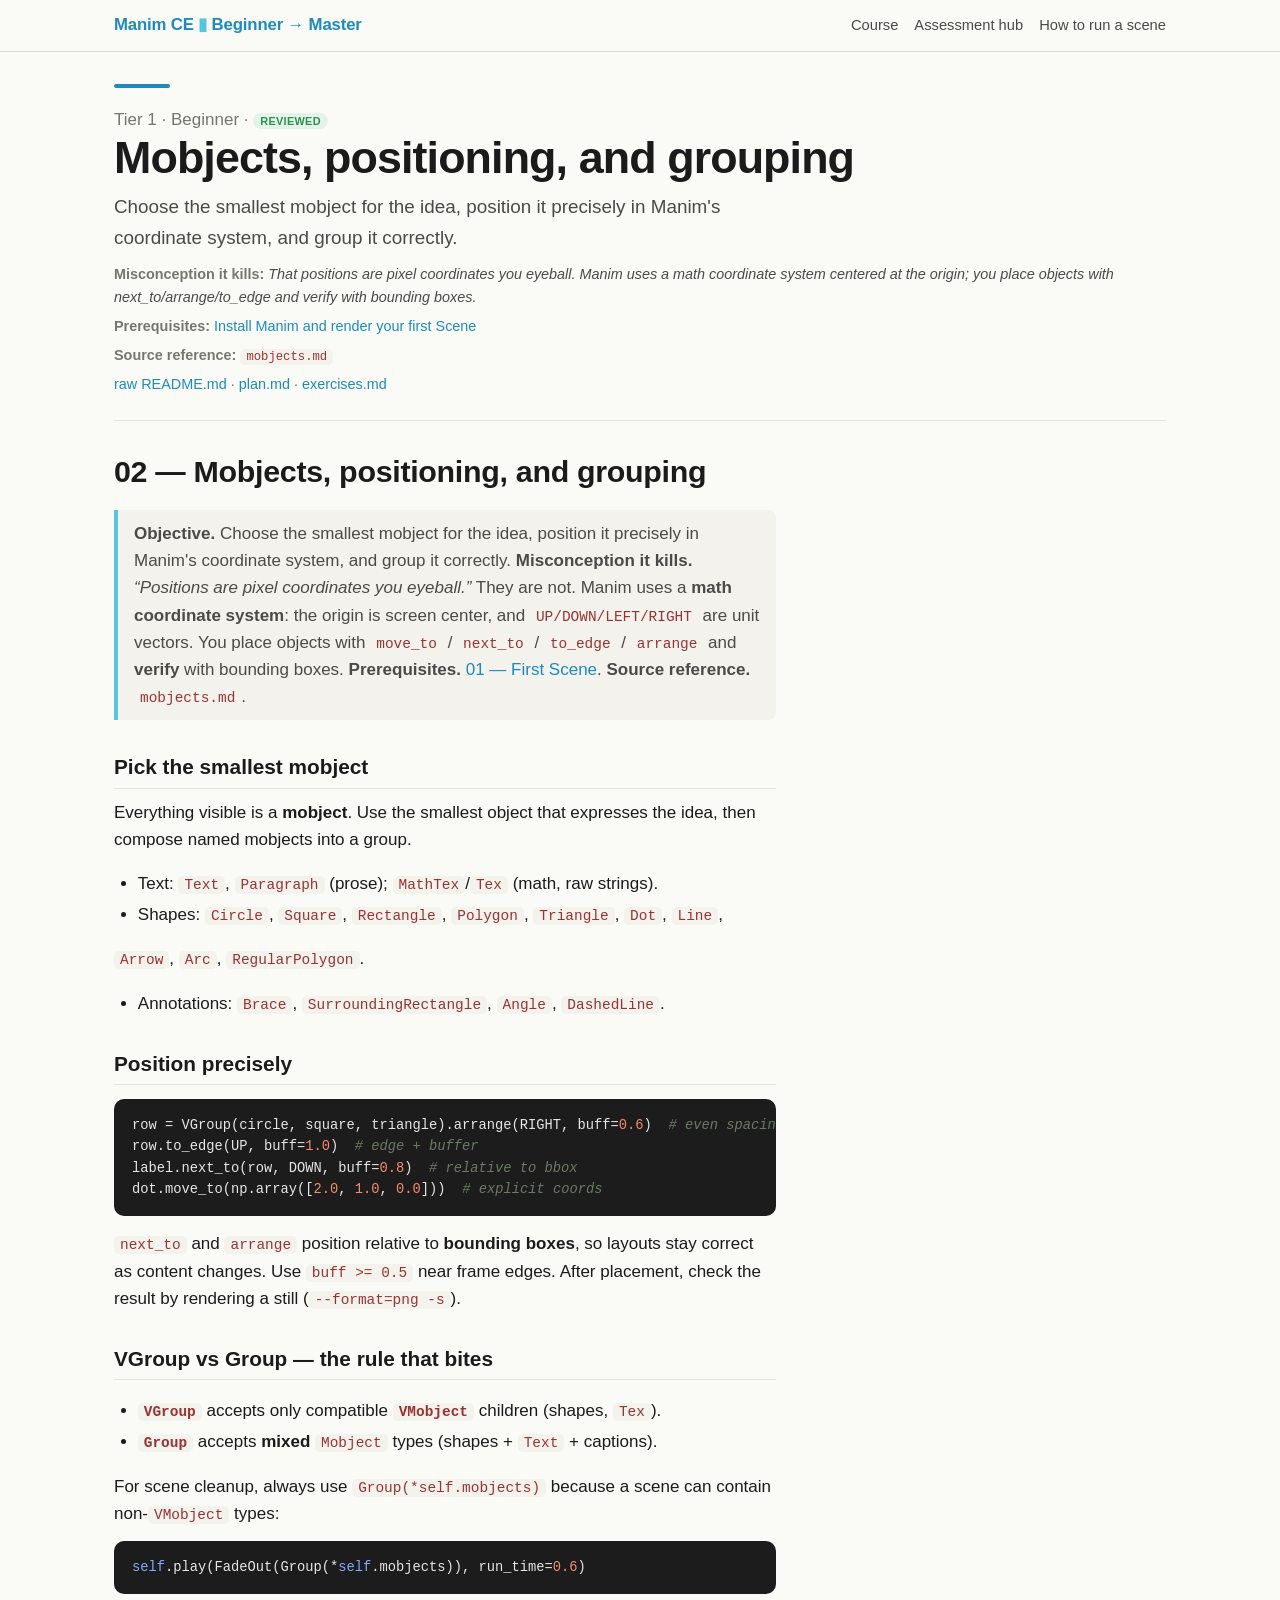
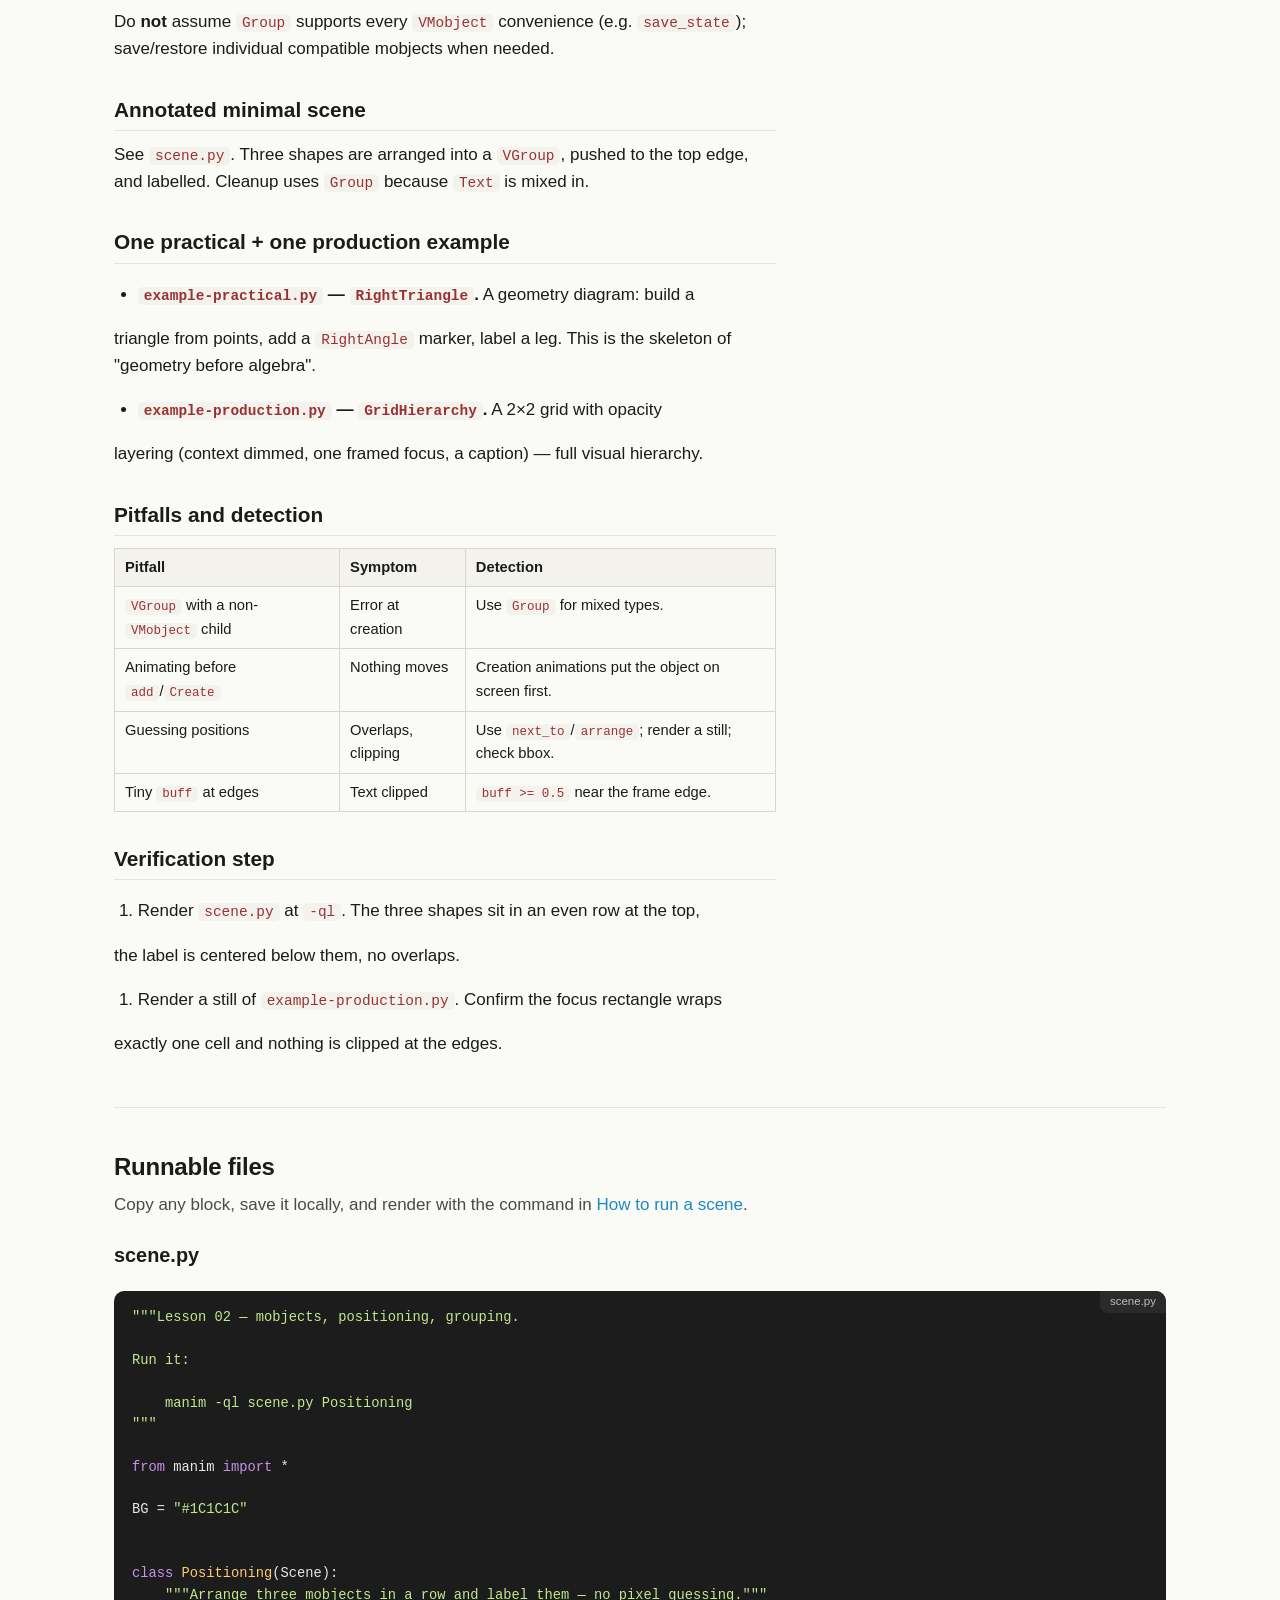
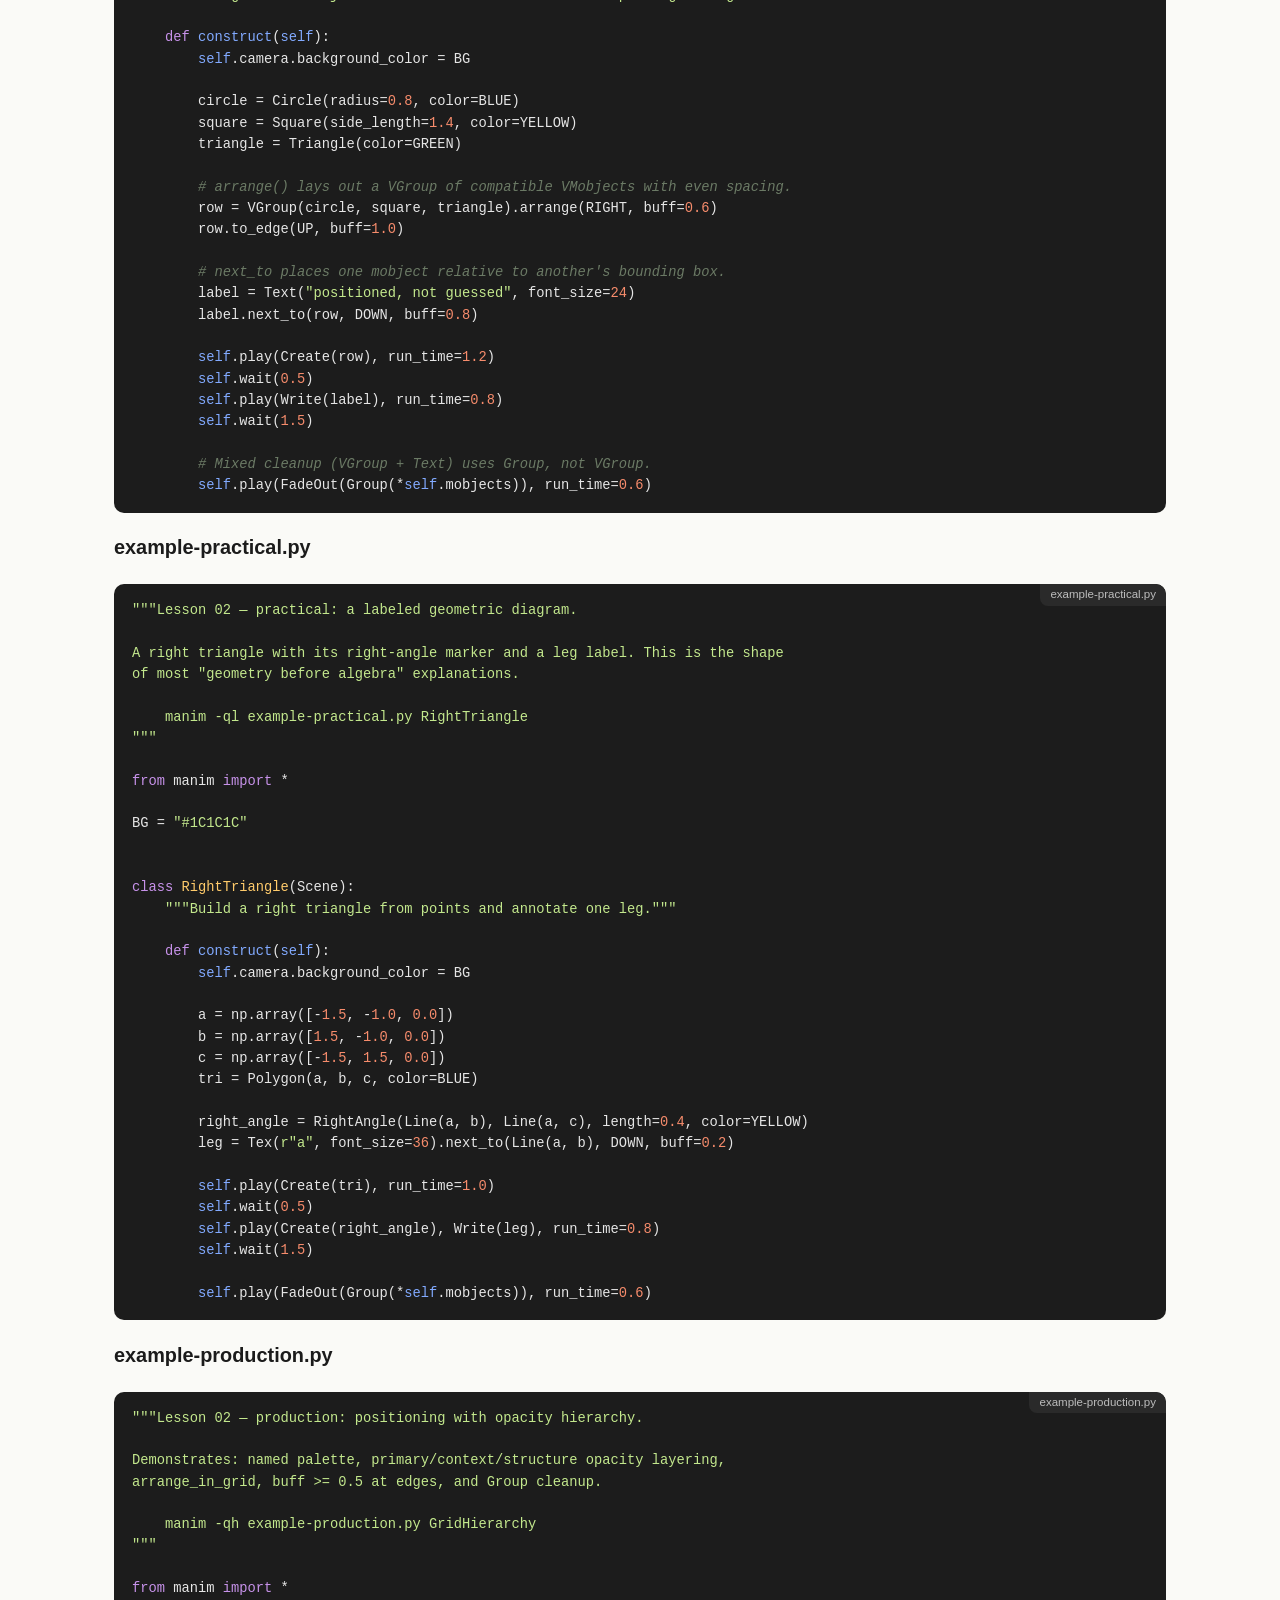
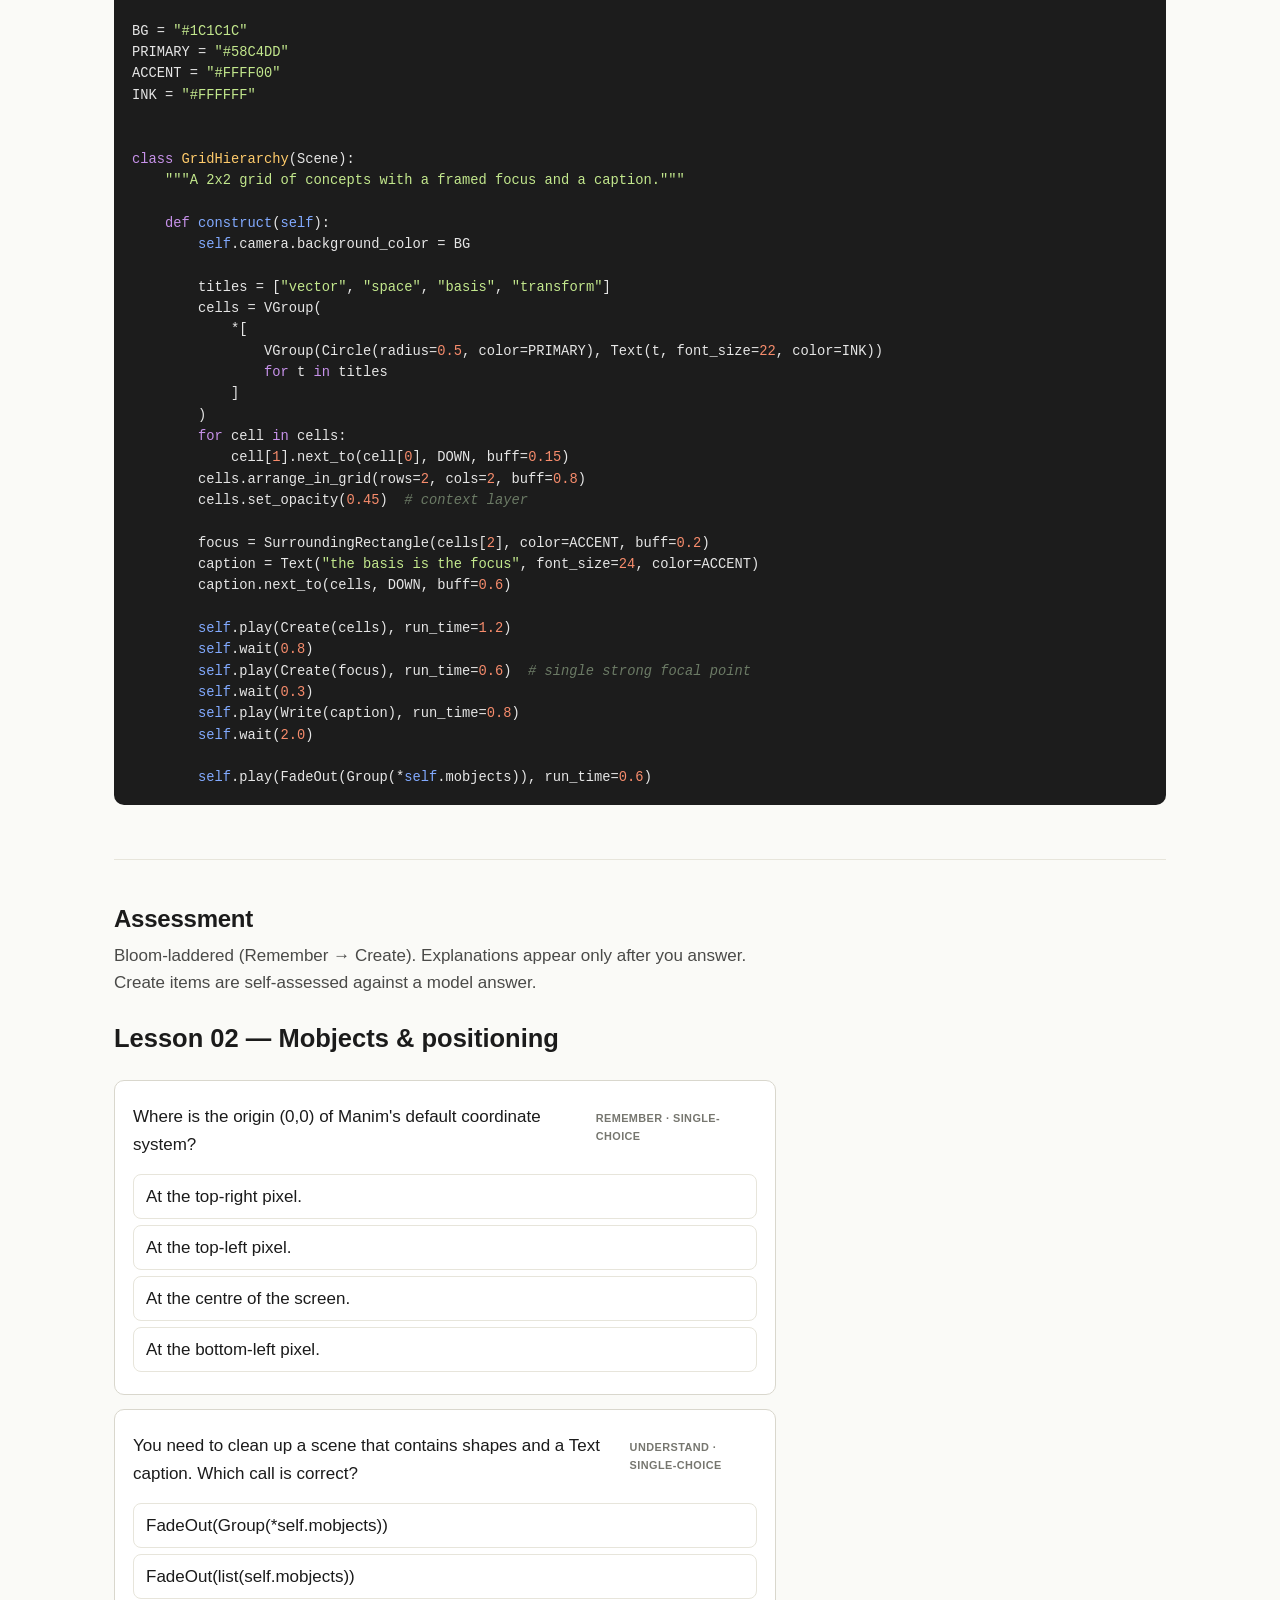
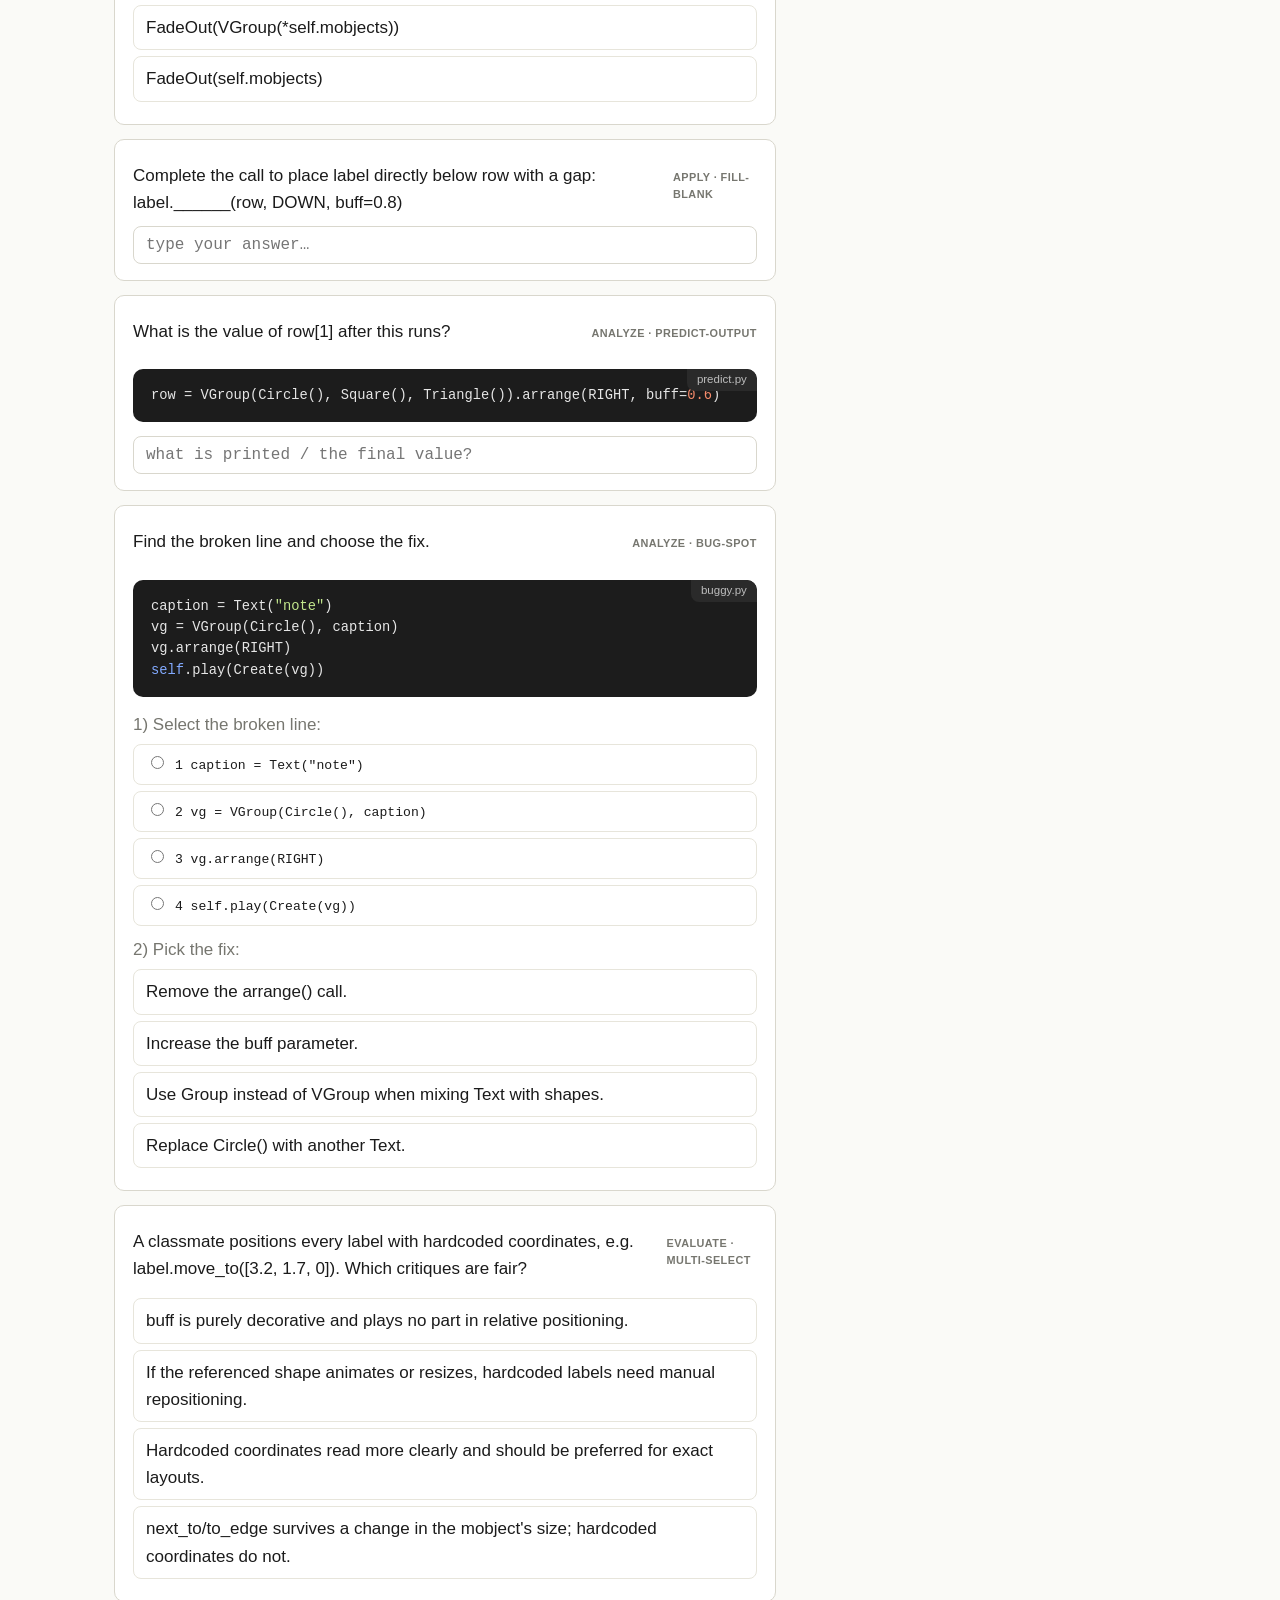
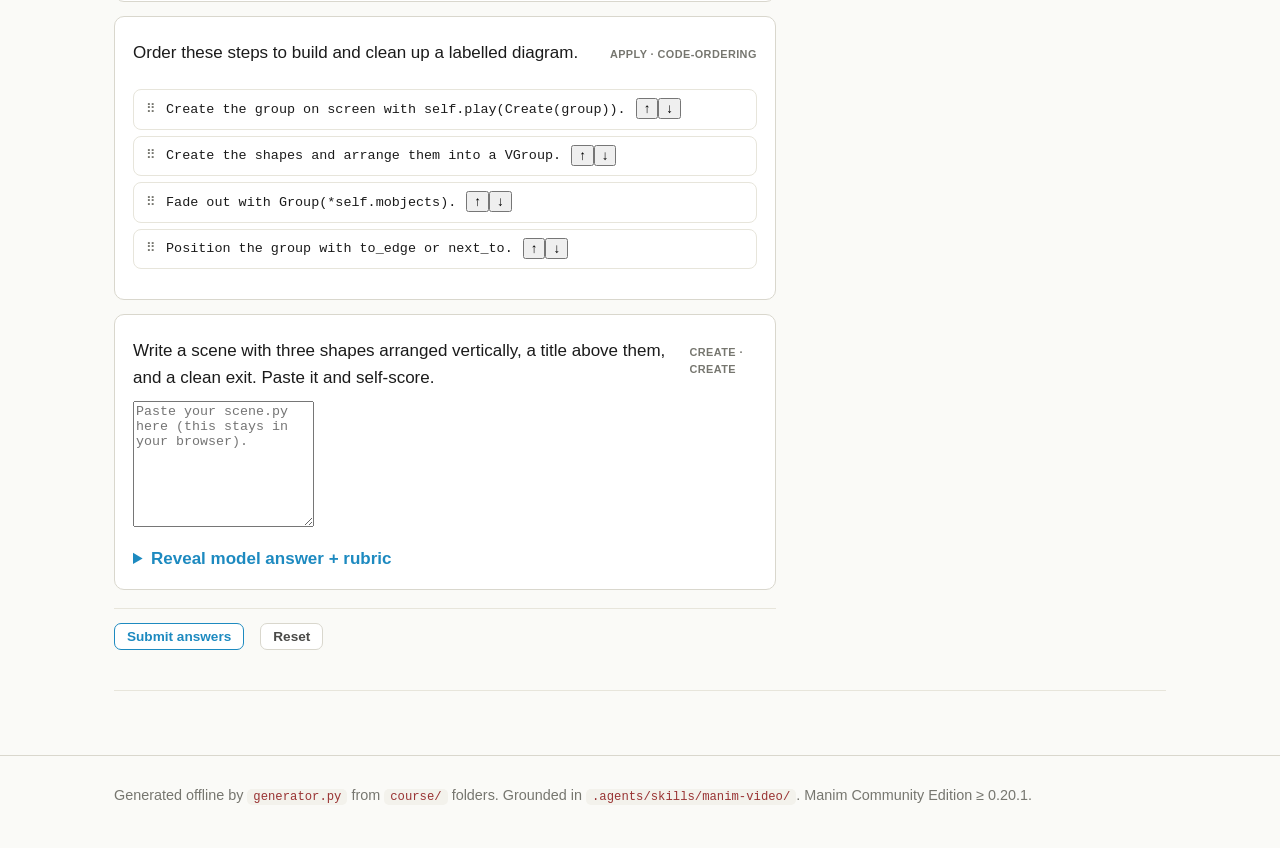
<file: course/lessons/beginner/02-mobjects-positioning/index.html>
<!doctype html>
<html lang="en">
<head>
<meta charset="utf-8">
<meta name="viewport" content="width=device-width, initial-scale=1">
<title>Mobjects, positioning, and grouping — Manim CE Course</title>
<link rel="stylesheet" href="../../../assets/app.css">
</head>
<body>
<header class="site"><div class="shell">
  <a class="brand" href="../../../index.html">Manim&nbsp;CE <span class="dot">▮</span> Beginner&nbsp;→&nbsp;Master</a>
  <nav><a href="../../../index.html" class="active">Course</a><a href="../../../index.html#assessment-hub">Assessment hub</a><a href="../../../index.html#run-a-scene">How to run a scene</a></nav>
</div></header>
<main class="shell">
<section class="hero" style="padding:32px 0 18px">
  <div class="accent-bar" style="background:#1d8ac0;"></div>
  <p class="muted" style="margin:0">Tier 1 · Beginner · <span class="status-pill reviewed">reviewed</span></p>
  <h1>Mobjects, positioning, and grouping</h1>
  <p class="promise">Choose the smallest mobject for the idea, position it precisely in Manim&#39;s coordinate system, and group it correctly.</p>
  <div class="lesson-head" style="margin-top:10px">
    <p class="meta-line"><strong>Misconception it kills:</strong> <span class="misconception">That positions are pixel coordinates you eyeball. Manim uses a math coordinate system centered at the origin; you place objects with next_to/arrange/to_edge and verify with bounding boxes.</span></p>
    <p class="meta-line"><strong>Prerequisites:</strong> <a href="../01-first-scene/index.html">Install Manim and render your first Scene</a></p>
    <p class="meta-line"><strong>Source reference:</strong> <code>mobjects.md</code></p>
    <p class="meta-line"><a href="README.md">raw README.md</a> · <a href="plan.md">plan.md</a> · <a href="exercises.md">exercises.md</a></p>
  </div>
</section>

<section class="block" style="padding-top:18px"><article class="lesson-doc"><h1>02 — Mobjects, positioning, and grouping</h1>
<blockquote><strong>Objective.</strong> Choose the smallest mobject for the idea, position it precisely in Manim&#39;s coordinate system, and group it correctly.  <strong>Misconception it kills.</strong> <em>“Positions are pixel coordinates you eyeball.”</em> They are not. Manim uses a <strong>math coordinate system</strong>: the origin is screen center, and <code>UP/DOWN/LEFT/RIGHT</code> are unit vectors. You place objects with <code>move_to</code> / <code>next_to</code> / <code>to_edge</code> / <code>arrange</code> and <strong>verify</strong> with bounding boxes.  <strong>Prerequisites.</strong> <a href="../01-first-scene/index.html">01 — First Scene</a>.  <strong>Source reference.</strong> <code>mobjects.md</code>.</blockquote>
<h2>Pick the smallest mobject</h2>
<p>Everything visible is a <strong>mobject</strong>. Use the smallest object that expresses the idea, then compose named mobjects into a group.</p>
<ul>
<li>Text: <code>Text</code>, <code>Paragraph</code> (prose); <code>MathTex</code>/<code>Tex</code> (math, raw strings).</li>
<li>Shapes: <code>Circle</code>, <code>Square</code>, <code>Rectangle</code>, <code>Polygon</code>, <code>Triangle</code>, <code>Dot</code>, <code>Line</code>,</li>
</ul>
<p><code>Arrow</code>, <code>Arc</code>, <code>RegularPolygon</code>.</p>
<ul>
<li>Annotations: <code>Brace</code>, <code>SurroundingRectangle</code>, <code>Angle</code>, <code>DashedLine</code>.</li>
</ul>
<h2>Position precisely</h2>
<pre class="code"><code class="language-python">row = VGroup(circle, square, triangle).arrange(RIGHT, buff=0.6)  # even spacing
row.to_edge(UP, buff=1.0)  # edge + buffer
label.next_to(row, DOWN, buff=0.8)  # relative to bbox
dot.move_to(np.array([2.0, 1.0, 0.0]))  # explicit coords</code></pre>
<p><code>next_to</code> and <code>arrange</code> position relative to <strong>bounding boxes</strong>, so layouts stay correct as content changes. Use <code>buff &gt;= 0.5</code> near frame edges. After placement, check the result by rendering a still (<code>--format=png -s</code>).</p>
<h2>VGroup vs Group — the rule that bites</h2>
<ul>
<li><strong><code>VGroup</code></strong> accepts only compatible <strong><code>VMobject</code></strong> children (shapes, <code>Tex</code>).</li>
<li><strong><code>Group</code></strong> accepts <strong>mixed</strong> <code>Mobject</code> types (shapes + <code>Text</code> + captions).</li>
</ul>
<p>For scene cleanup, always use <code>Group(*self.mobjects)</code> because a scene can contain non-<code>VMobject</code> types:</p>
<pre class="code"><code class="language-python">self.play(FadeOut(Group(*self.mobjects)), run_time=0.6)</code></pre>
<p>Do <strong>not</strong> assume <code>Group</code> supports every <code>VMobject</code> convenience (e.g. <code>save_state</code>); save/restore individual compatible mobjects when needed.</p>
<h2>Annotated minimal scene</h2>
<p>See <code>scene.py</code>. Three shapes are arranged into a <code>VGroup</code>, pushed to the top edge, and labelled. Cleanup uses <code>Group</code> because <code>Text</code> is mixed in.</p>
<h2>One practical + one production example</h2>
<ul>
<li><strong><code>example-practical.py</code> — <code>RightTriangle</code>.</strong> A geometry diagram: build a</li>
</ul>
<p>triangle from points, add a <code>RightAngle</code> marker, label a leg. This is the skeleton of &quot;geometry before algebra&quot;.</p>
<ul>
<li><strong><code>example-production.py</code> — <code>GridHierarchy</code>.</strong> A 2×2 grid with opacity</li>
</ul>
<p>layering (context dimmed, one framed focus, a caption) — full visual hierarchy.</p>
<h2>Pitfalls and detection</h2>
<table class="kvtable"><thead><tr><th>Pitfall</th><th>Symptom</th><th>Detection</th></tr></thead><tbody><tr><td><code>VGroup</code> with a non-<code>VMobject</code> child</td><td>Error at creation</td><td>Use <code>Group</code> for mixed types.</td></tr><tr><td>Animating before <code>add</code>/<code>Create</code></td><td>Nothing moves</td><td>Creation animations put the object on screen first.</td></tr><tr><td>Guessing positions</td><td>Overlaps, clipping</td><td>Use <code>next_to</code>/<code>arrange</code>; render a still; check bbox.</td></tr><tr><td>Tiny <code>buff</code> at edges</td><td>Text clipped</td><td><code>buff &gt;= 0.5</code> near the frame edge.</td></tr></tbody></table>
<h2>Verification step</h2>
<ol>
<li>Render <code>scene.py</code> at <code>-ql</code>. The three shapes sit in an even row at the top,</li>
</ol>
<p>the label is centered below them, no overlaps.</p>
<ol>
<li>Render a still of <code>example-production.py</code>. Confirm the focus rectangle wraps</li>
</ol>
<p>exactly one cell and nothing is clipped at the edges.</p></article></section>

<section class="block"><h2>Runnable files</h2>
<p class="lede">Copy any block, save it locally, and render with the command in <a href="../../../index.html#run-a-scene">How to run a scene</a>.</p>
<h3>scene.py</h3><pre class="code"><span class="filename">scene.py</span><code class="language-python">&quot;&quot;&quot;Lesson 02 — mobjects, positioning, grouping.

Run it:

    manim -ql scene.py Positioning
&quot;&quot;&quot;

from manim import *

BG = &quot;#1C1C1C&quot;


class Positioning(Scene):
    &quot;&quot;&quot;Arrange three mobjects in a row and label them — no pixel guessing.&quot;&quot;&quot;

    def construct(self):
        self.camera.background_color = BG

        circle = Circle(radius=0.8, color=BLUE)
        square = Square(side_length=1.4, color=YELLOW)
        triangle = Triangle(color=GREEN)

        # arrange() lays out a VGroup of compatible VMobjects with even spacing.
        row = VGroup(circle, square, triangle).arrange(RIGHT, buff=0.6)
        row.to_edge(UP, buff=1.0)

        # next_to places one mobject relative to another&#39;s bounding box.
        label = Text(&quot;positioned, not guessed&quot;, font_size=24)
        label.next_to(row, DOWN, buff=0.8)

        self.play(Create(row), run_time=1.2)
        self.wait(0.5)
        self.play(Write(label), run_time=0.8)
        self.wait(1.5)

        # Mixed cleanup (VGroup + Text) uses Group, not VGroup.
        self.play(FadeOut(Group(*self.mobjects)), run_time=0.6)
</code></pre><h3>example-practical.py</h3><pre class="code"><span class="filename">example-practical.py</span><code class="language-python">&quot;&quot;&quot;Lesson 02 — practical: a labeled geometric diagram.

A right triangle with its right-angle marker and a leg label. This is the shape
of most &quot;geometry before algebra&quot; explanations.

    manim -ql example-practical.py RightTriangle
&quot;&quot;&quot;

from manim import *

BG = &quot;#1C1C1C&quot;


class RightTriangle(Scene):
    &quot;&quot;&quot;Build a right triangle from points and annotate one leg.&quot;&quot;&quot;

    def construct(self):
        self.camera.background_color = BG

        a = np.array([-1.5, -1.0, 0.0])
        b = np.array([1.5, -1.0, 0.0])
        c = np.array([-1.5, 1.5, 0.0])
        tri = Polygon(a, b, c, color=BLUE)

        right_angle = RightAngle(Line(a, b), Line(a, c), length=0.4, color=YELLOW)
        leg = Tex(r&quot;a&quot;, font_size=36).next_to(Line(a, b), DOWN, buff=0.2)

        self.play(Create(tri), run_time=1.0)
        self.wait(0.5)
        self.play(Create(right_angle), Write(leg), run_time=0.8)
        self.wait(1.5)

        self.play(FadeOut(Group(*self.mobjects)), run_time=0.6)
</code></pre><h3>example-production.py</h3><pre class="code"><span class="filename">example-production.py</span><code class="language-python">&quot;&quot;&quot;Lesson 02 — production: positioning with opacity hierarchy.

Demonstrates: named palette, primary/context/structure opacity layering,
arrange_in_grid, buff &gt;= 0.5 at edges, and Group cleanup.

    manim -qh example-production.py GridHierarchy
&quot;&quot;&quot;

from manim import *

BG = &quot;#1C1C1C&quot;
PRIMARY = &quot;#58C4DD&quot;
ACCENT = &quot;#FFFF00&quot;
INK = &quot;#FFFFFF&quot;


class GridHierarchy(Scene):
    &quot;&quot;&quot;A 2x2 grid of concepts with a framed focus and a caption.&quot;&quot;&quot;

    def construct(self):
        self.camera.background_color = BG

        titles = [&quot;vector&quot;, &quot;space&quot;, &quot;basis&quot;, &quot;transform&quot;]
        cells = VGroup(
            *[
                VGroup(Circle(radius=0.5, color=PRIMARY), Text(t, font_size=22, color=INK))
                for t in titles
            ]
        )
        for cell in cells:
            cell[1].next_to(cell[0], DOWN, buff=0.15)
        cells.arrange_in_grid(rows=2, cols=2, buff=0.8)
        cells.set_opacity(0.45)  # context layer

        focus = SurroundingRectangle(cells[2], color=ACCENT, buff=0.2)
        caption = Text(&quot;the basis is the focus&quot;, font_size=24, color=ACCENT)
        caption.next_to(cells, DOWN, buff=0.6)

        self.play(Create(cells), run_time=1.2)
        self.wait(0.8)
        self.play(Create(focus), run_time=0.6)  # single strong focal point
        self.wait(0.3)
        self.play(Write(caption), run_time=0.8)
        self.wait(2.0)

        self.play(FadeOut(Group(*self.mobjects)), run_time=0.6)
</code></pre></section>

<section class="block" id="take-quiz"><h2>Assessment</h2>
<p class="lede">Bloom-laddered (Remember → Create). Explanations appear only after you answer. Create items are self-assessed against a model answer.</p>
<div id="assessment"></div>
<script type="application/json" id="quiz-data">{"kind": "quiz", "id": "02-mobjects-positioning", "tier": 1, "title": "Lesson 02 \u2014 Mobjects & positioning", "items": [{"id": "q1", "type": "single-choice", "bloom": "Remember", "prompt": "Where is the origin (0,0) of Manim's default coordinate system?", "options": ["At the centre of the screen.", "At the top-left pixel.", "At the bottom-left pixel.", "At the top-right pixel."], "answer": 0, "explanation": "Manim's coordinate system is centred on screen; UP/DOWN/LEFT/RIGHT are unit vectors from that centre, not pixel offsets from a corner.", "ref": "mobjects.md"}, {"id": "q2", "type": "single-choice", "bloom": "Understand", "prompt": "You need to clean up a scene that contains shapes and a Text caption. Which call is correct?", "options": ["FadeOut(Group(*self.mobjects))", "FadeOut(VGroup(*self.mobjects))", "FadeOut(self.mobjects)", "FadeOut(list(self.mobjects))"], "answer": 0, "explanation": "A scene can hold non-VMobject types (Text/captions). Group accepts mixed Mobject types; VGroup accepts only compatible VMobjects. So Group(*self.mobjects) is the safe cleanup.", "ref": "mobjects.md, animations.md"}, {"id": "q3", "type": "fill-blank", "bloom": "Apply", "prompt": "Complete the call to place label directly below row with a gap: label.______(row, DOWN, buff=0.8)", "answer": "next_to", "explanation": "next_to(mobject, direction, buff=...) positions one mobject relative to another's bounding box. move_to uses absolute coords; arrange lays out a group.", "ref": "mobjects.md"}, {"id": "q4", "type": "predict-output", "bloom": "Analyze", "prompt": "What is the value of row[1] after this runs?", "code": "row = VGroup(Circle(), Square(), Triangle()).arrange(RIGHT, buff=0.6)", "answer": "Square", "explanation": "VGroup preserves insertion order. arrange() repositions the existing children but does not reorder them, so row[1] is still the Square.", "ref": "mobjects.md"}, {"id": "q5", "type": "bug-spot", "bloom": "Analyze", "prompt": "Find the broken line and choose the fix.", "code": "caption = Text(\"note\")\nvg = VGroup(Circle(), caption)\nvg.arrange(RIGHT)\nself.play(Create(vg))", "brokenLine": 2, "options": ["Use Group instead of VGroup when mixing Text with shapes.", "Replace Circle() with another Text.", "Remove the arrange() call.", "Increase the buff parameter."], "answer": 0, "explanation": "Line 2 puts a Text (not a compatible VMobject for VGroup in all versions) into a VGroup. Mixing types calls for Group, which accepts any Mobject.", "ref": "mobjects.md, troubleshooting.md"}, {"id": "q6", "type": "multi-select", "bloom": "Evaluate", "prompt": "A classmate positions every label with hardcoded coordinates, e.g. label.move_to([3.2, 1.7, 0]). Which critiques are fair?", "options": ["next_to/to_edge survives a change in the mobject's size; hardcoded coordinates do not.", "Hardcoded coordinates read more clearly and should be preferred for exact layouts.", "If the referenced shape animates or resizes, hardcoded labels need manual repositioning.", "buff is purely decorative and plays no part in relative positioning."], "answer": [0, 2], "explanation": "Relative positioning (next_to/to_edge with buff) derives from live bounding boxes, so it stays correct when content changes; hardcoded coordinates encode a snapshot and break on any change. Option 2 is wrong because the coordinates carry no intent, and option 4 is wrong because buff is the gap next_to actually places.", "ref": "mobjects.md"}, {"id": "q7", "type": "code-ordering", "bloom": "Apply", "prompt": "Order these steps to build and clean up a labelled diagram.", "options": ["Create the shapes and arrange them into a VGroup.", "Position the group with to_edge or next_to.", "Create the group on screen with self.play(Create(group)).", "Fade out with Group(*self.mobjects)."], "answer": [0, 1, 2, 3], "explanation": "Build -> position -> reveal -> clean exit. You cannot meaningfully position before creating the mobjects, and you must reveal before cleanup.", "ref": "scene-planning.md, mobjects.md"}, {"id": "q8", "type": "create", "bloom": "Create", "prompt": "Write a scene with three shapes arranged vertically, a title above them, and a clean exit. Paste it and self-score.", "modelAnswer": "from manim import *\n\nclass VerticalThree(Scene):\n    def construct(self):\n        self.camera.background_color = \"#1C1C1C\"\n        title = Text(\"three shapes\", font_size=40).to_edge(UP, buff=0.8)\n        col = VGroup(Circle(0.5, color=BLUE), Square(side_length=1.0, color=YELLOW),\n                     Triangle(color=GREEN)).arrange(DOWN, buff=0.5)\n        col.next_to(title, DOWN, buff=0.8)\n        self.play(Write(title), run_time=0.8)\n        self.wait(0.5)\n        self.play(Create(col), run_time=1.2)\n        self.wait(1.5)\n        self.play(FadeOut(Group(*self.mobjects)), run_time=0.6)", "rubric": [{"criterion": "Three distinct shapes arranged vertically.", "weight": 30}, {"criterion": "A title positioned above, not overlapping.", "weight": 20}, {"criterion": "Uses arrange(DOWN) and next_to/to_edge (no pixel guessing).", "weight": 25}, {"criterion": "Pause after each reveal.", "weight": 15}, {"criterion": "Cleans up with Group(*self.mobjects).", "weight": 10}], "explanation": "The model arranges with arrange/next_to, pauses after reveals, and cleans up with Group.", "ref": "mobjects.md, scene-planning.md"}]}</script>
</section>

</main>
<footer class="site"><div class="shell">
  Generated offline by <code>generator.py</code> from <code>course/</code> folders.
  Grounded in <code>.agents/skills/manim-video/</code>. Manim Community Edition &ge; 0.20.1.
</div></footer>
<script src="../../../assets/hl.js"></script>
<script src="../../../assets/quiz.js"></script>
</body>
</html>
</file>
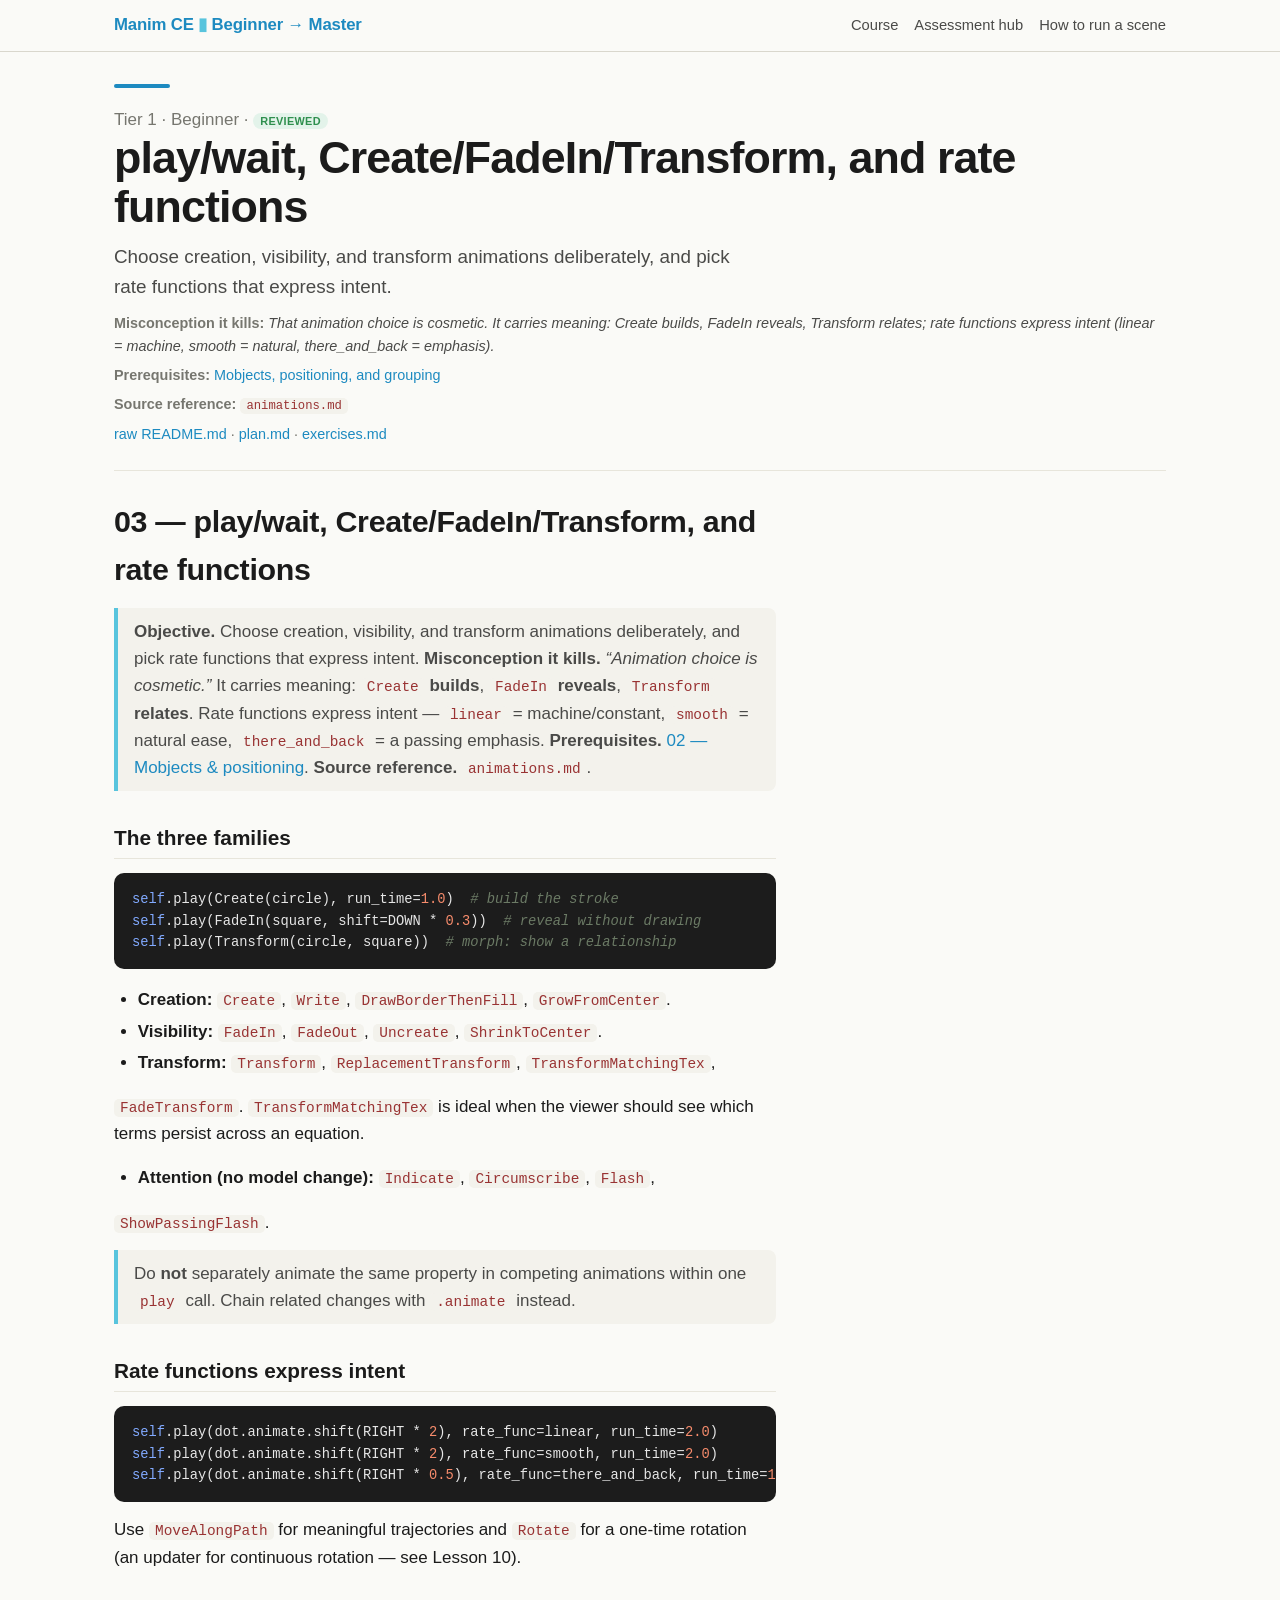
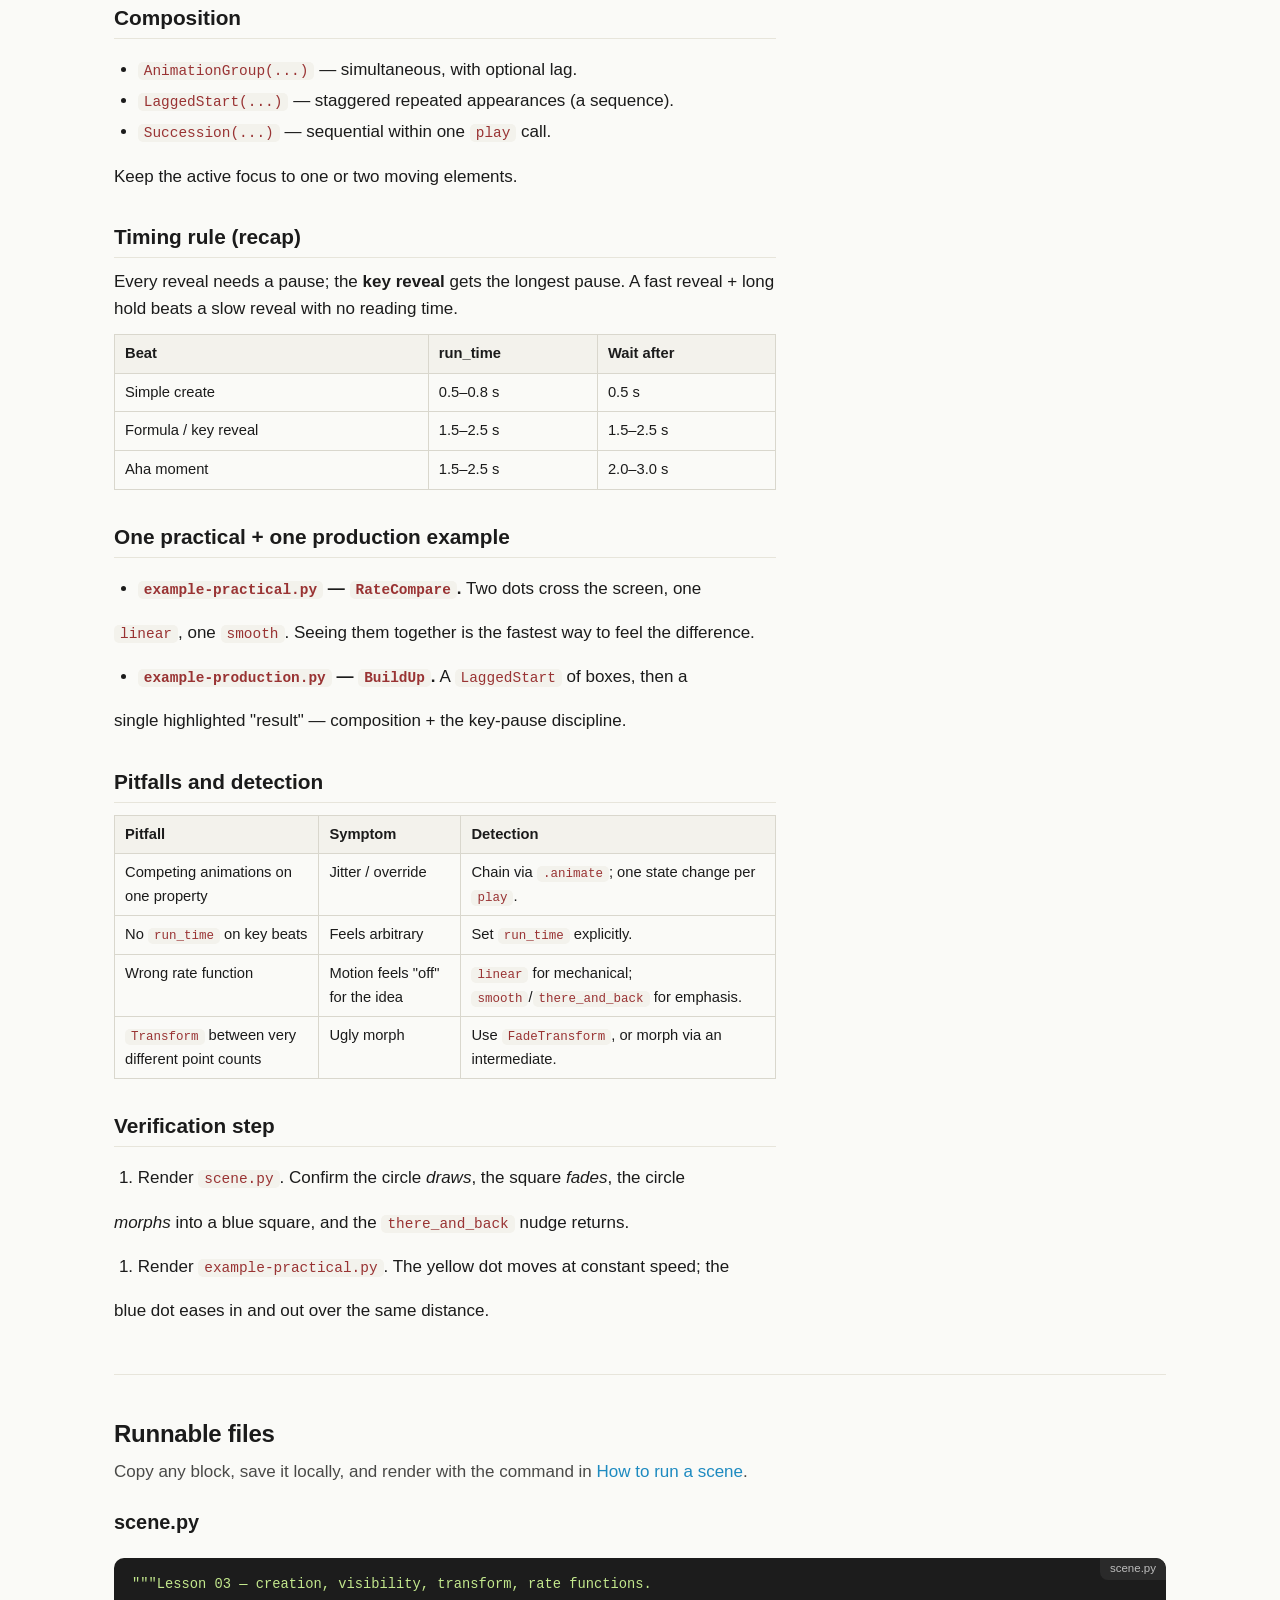
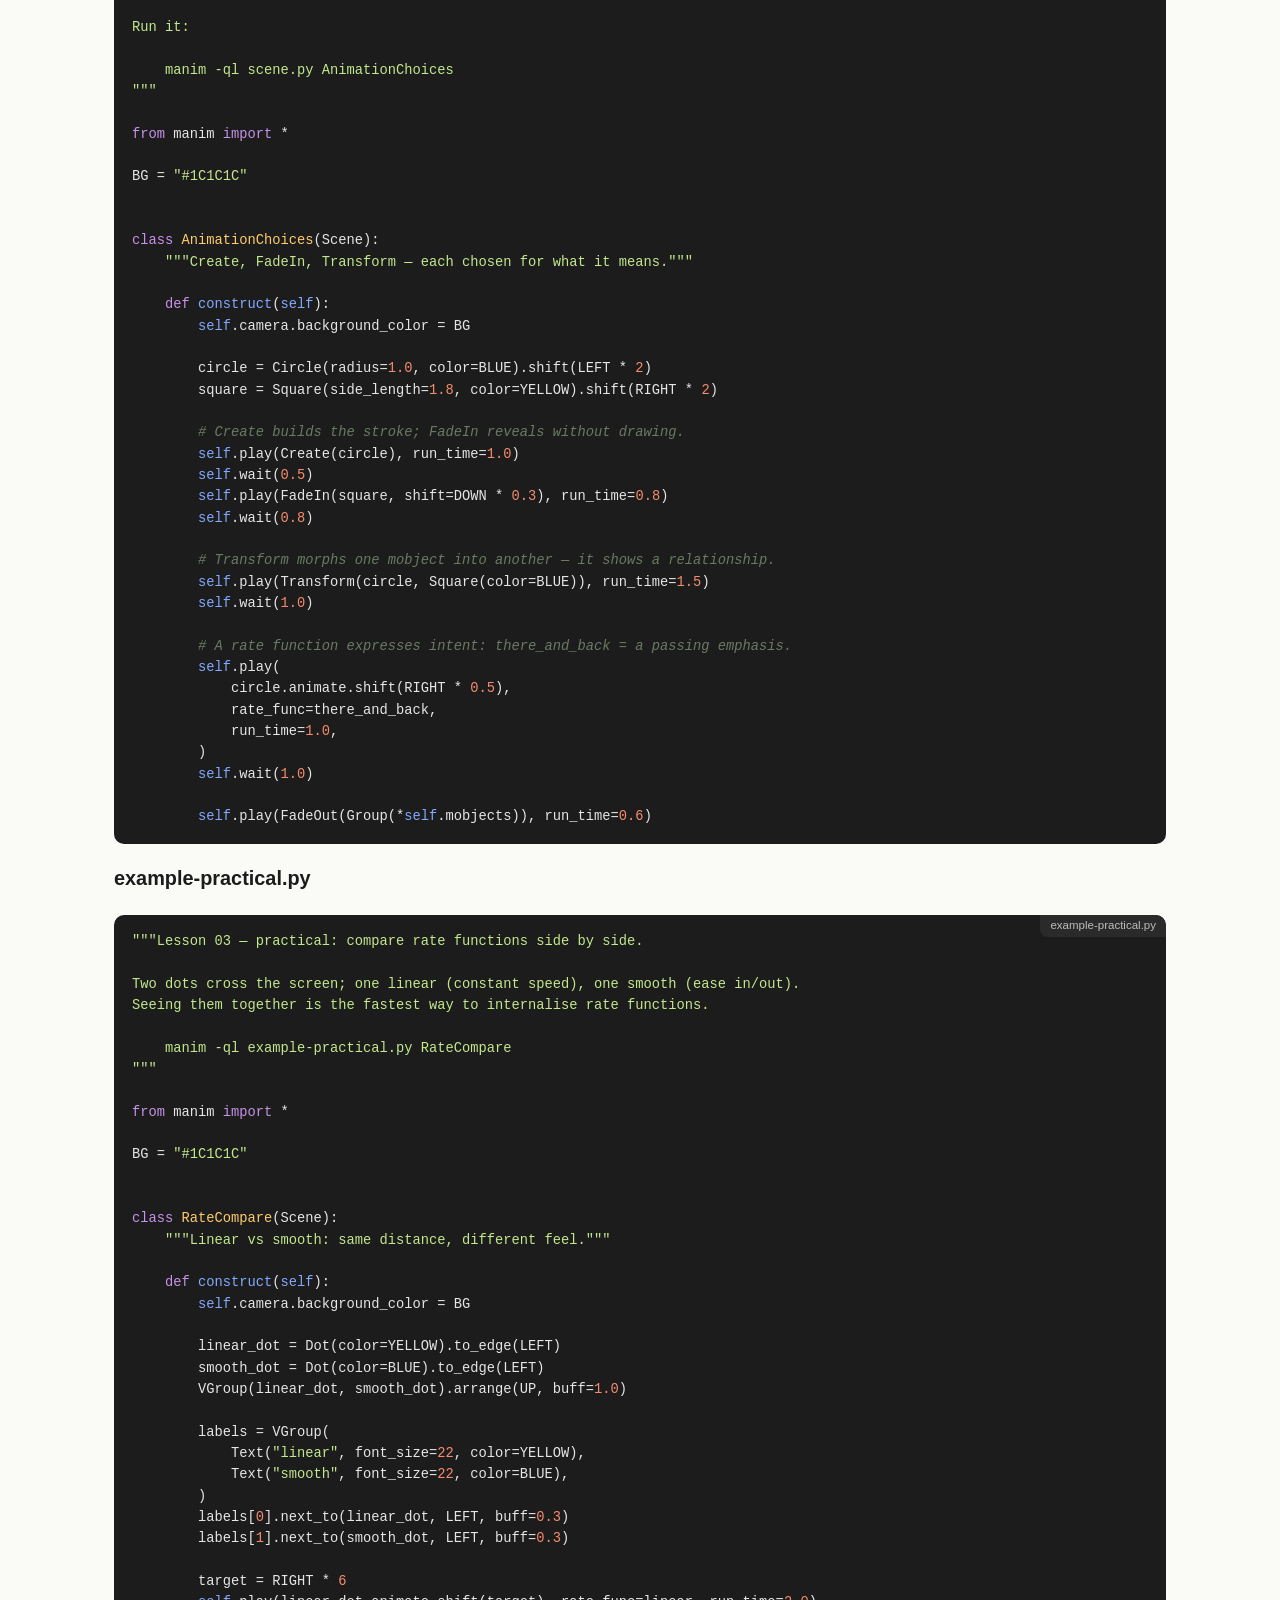
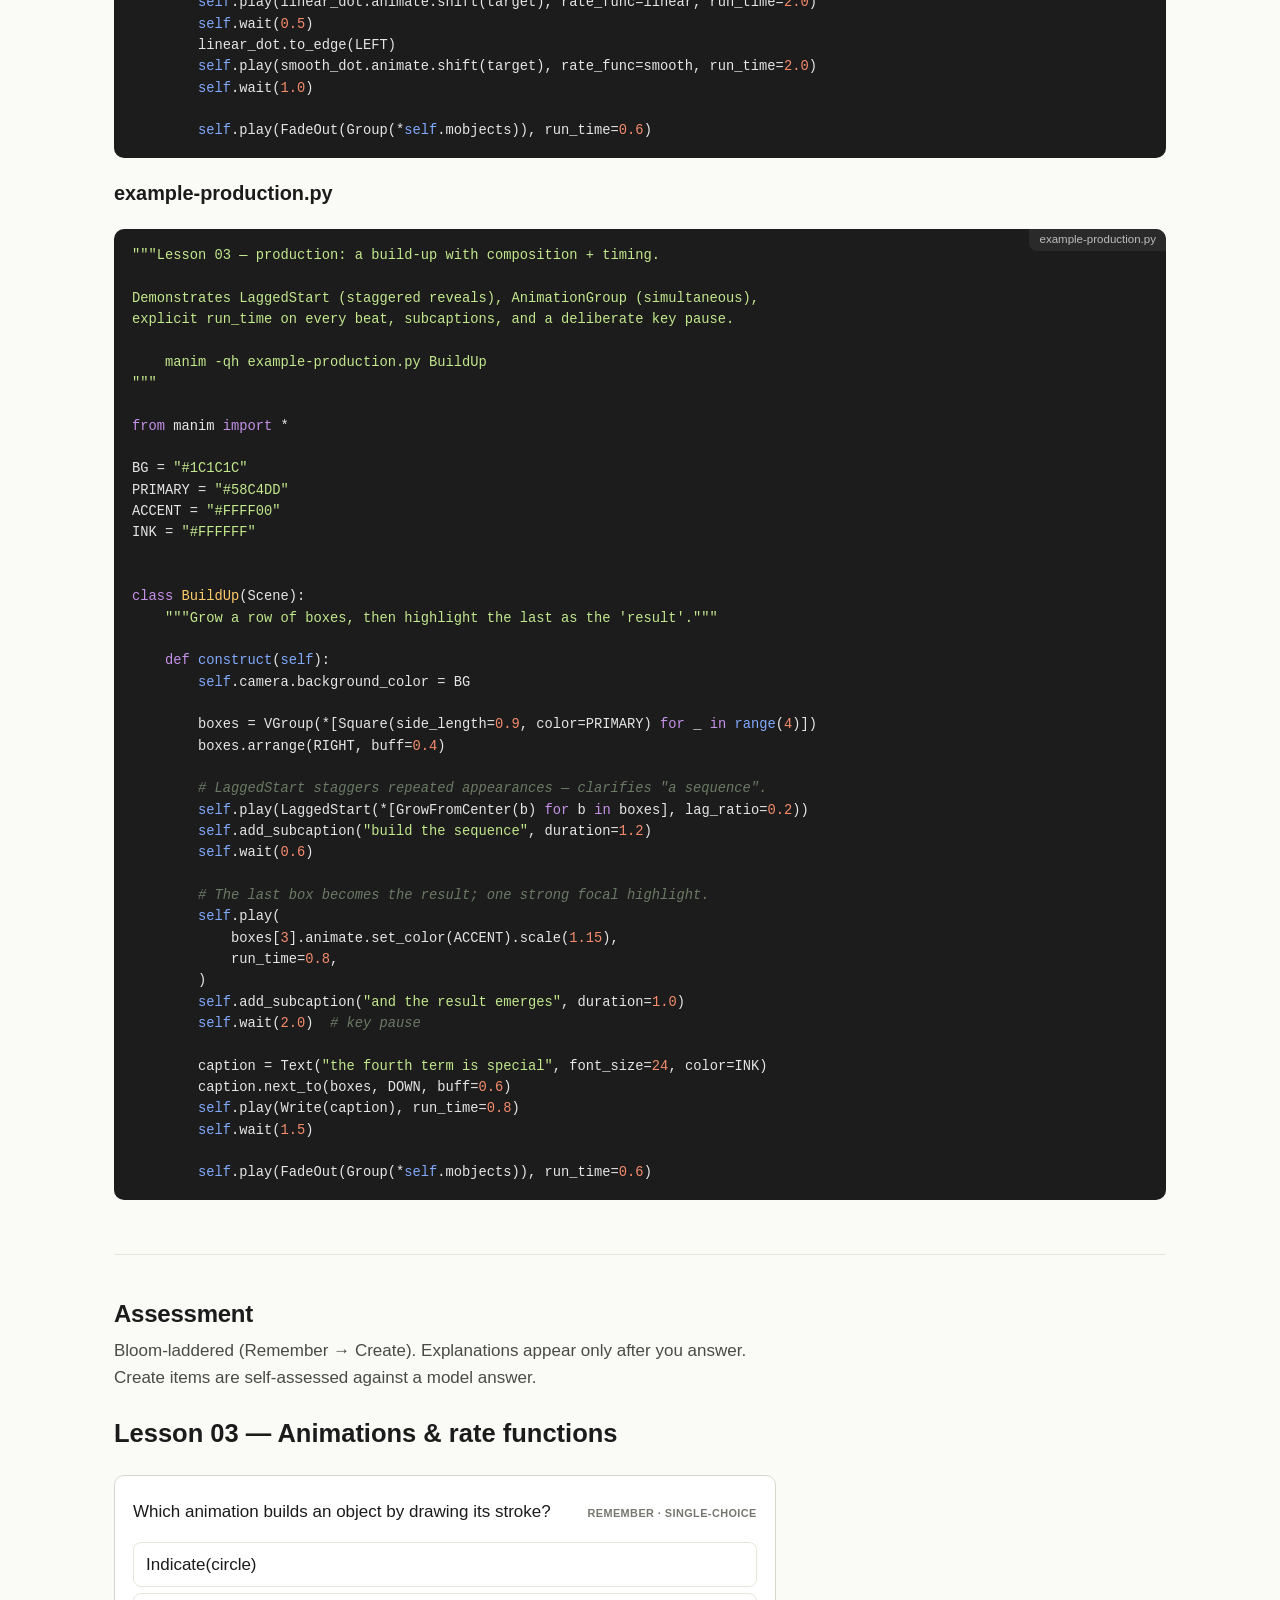
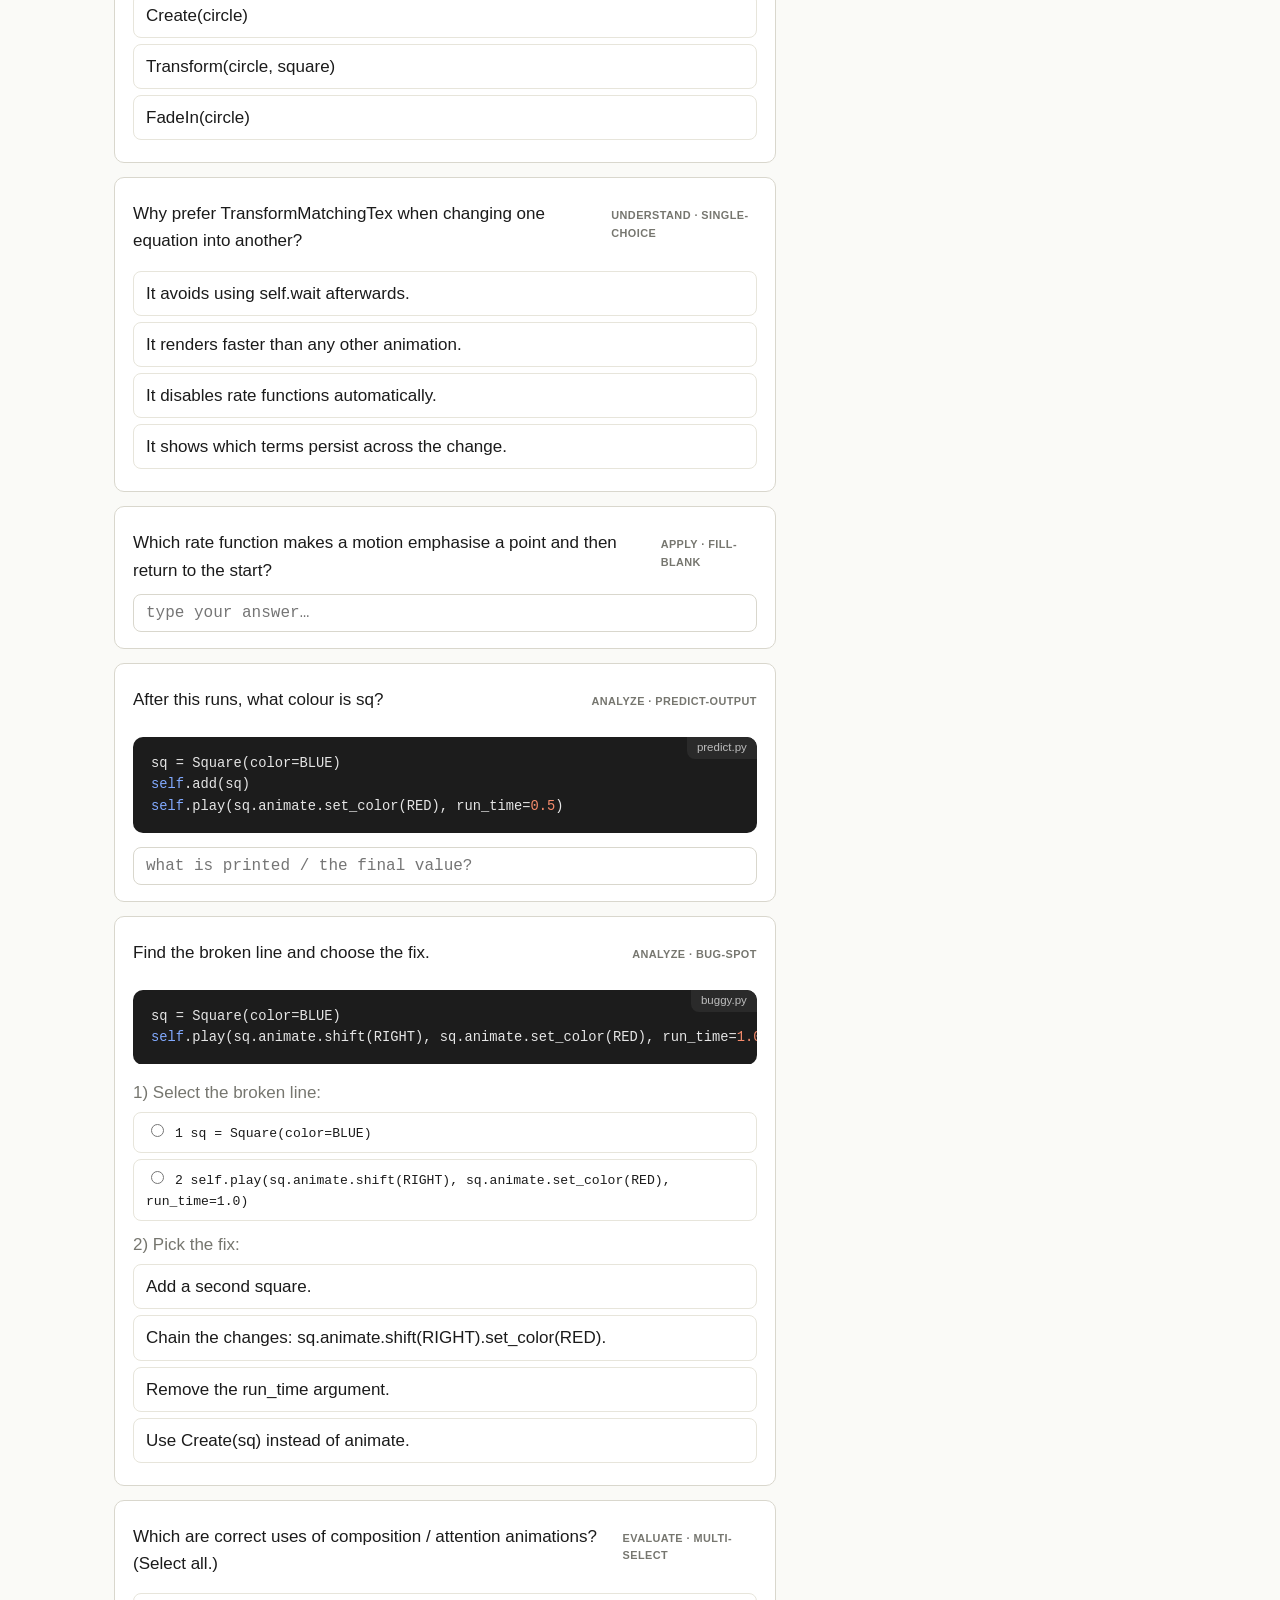
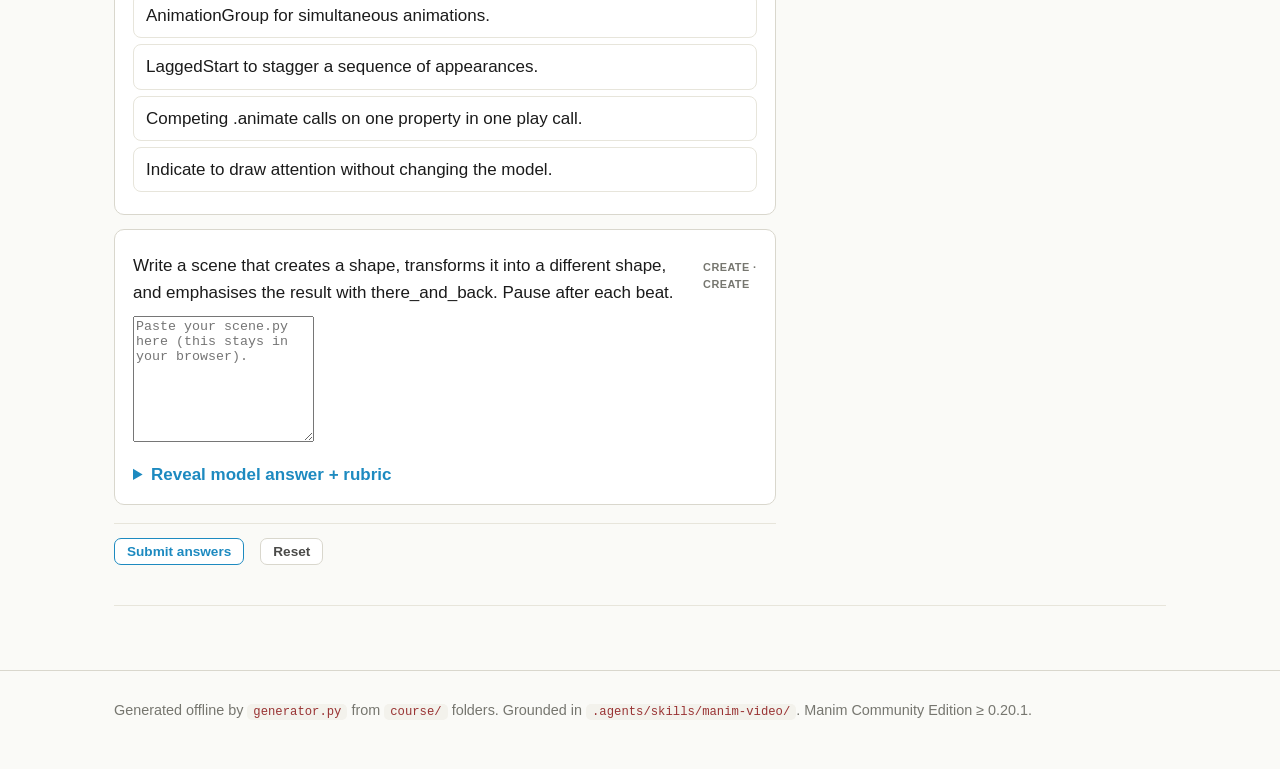
<file: course/lessons/beginner/03-animations-rate-functions/index.html>
<!doctype html>
<html lang="en">
<head>
<meta charset="utf-8">
<meta name="viewport" content="width=device-width, initial-scale=1">
<title>play/wait, Create/FadeIn/Transform, and rate functions — Manim CE Course</title>
<link rel="stylesheet" href="../../../assets/app.css">
</head>
<body>
<header class="site"><div class="shell">
  <a class="brand" href="../../../index.html">Manim&nbsp;CE <span class="dot">▮</span> Beginner&nbsp;→&nbsp;Master</a>
  <nav><a href="../../../index.html" class="active">Course</a><a href="../../../index.html#assessment-hub">Assessment hub</a><a href="../../../index.html#run-a-scene">How to run a scene</a></nav>
</div></header>
<main class="shell">
<section class="hero" style="padding:32px 0 18px">
  <div class="accent-bar" style="background:#1d8ac0;"></div>
  <p class="muted" style="margin:0">Tier 1 · Beginner · <span class="status-pill reviewed">reviewed</span></p>
  <h1>play/wait, Create/FadeIn/Transform, and rate functions</h1>
  <p class="promise">Choose creation, visibility, and transform animations deliberately, and pick rate functions that express intent.</p>
  <div class="lesson-head" style="margin-top:10px">
    <p class="meta-line"><strong>Misconception it kills:</strong> <span class="misconception">That animation choice is cosmetic. It carries meaning: Create builds, FadeIn reveals, Transform relates; rate functions express intent (linear = machine, smooth = natural, there_and_back = emphasis).</span></p>
    <p class="meta-line"><strong>Prerequisites:</strong> <a href="../02-mobjects-positioning/index.html">Mobjects, positioning, and grouping</a></p>
    <p class="meta-line"><strong>Source reference:</strong> <code>animations.md</code></p>
    <p class="meta-line"><a href="README.md">raw README.md</a> · <a href="plan.md">plan.md</a> · <a href="exercises.md">exercises.md</a></p>
  </div>
</section>

<section class="block" style="padding-top:18px"><article class="lesson-doc"><h1>03 — play/wait, Create/FadeIn/Transform, and rate functions</h1>
<blockquote><strong>Objective.</strong> Choose creation, visibility, and transform animations deliberately, and pick rate functions that express intent.  <strong>Misconception it kills.</strong> <em>“Animation choice is cosmetic.”</em> It carries meaning: <code>Create</code> <strong>builds</strong>, <code>FadeIn</code> <strong>reveals</strong>, <code>Transform</code> <strong>relates</strong>. Rate functions express intent — <code>linear</code> = machine/constant, <code>smooth</code> = natural ease, <code>there_and_back</code> = a passing emphasis.  <strong>Prerequisites.</strong> <a href="../02-mobjects-positioning/index.html">02 — Mobjects &amp; positioning</a>.  <strong>Source reference.</strong> <code>animations.md</code>.</blockquote>
<h2>The three families</h2>
<pre class="code"><code class="language-python">self.play(Create(circle), run_time=1.0)  # build the stroke
self.play(FadeIn(square, shift=DOWN * 0.3))  # reveal without drawing
self.play(Transform(circle, square))  # morph: show a relationship</code></pre>
<ul>
<li><strong>Creation:</strong> <code>Create</code>, <code>Write</code>, <code>DrawBorderThenFill</code>, <code>GrowFromCenter</code>.</li>
<li><strong>Visibility:</strong> <code>FadeIn</code>, <code>FadeOut</code>, <code>Uncreate</code>, <code>ShrinkToCenter</code>.</li>
<li><strong>Transform:</strong> <code>Transform</code>, <code>ReplacementTransform</code>, <code>TransformMatchingTex</code>,</li>
</ul>
<p><code>FadeTransform</code>. <code>TransformMatchingTex</code> is ideal when the viewer should see which terms persist across an equation.</p>
<ul>
<li><strong>Attention (no model change):</strong> <code>Indicate</code>, <code>Circumscribe</code>, <code>Flash</code>,</li>
</ul>
<p><code>ShowPassingFlash</code>.</p>
<blockquote>Do <strong>not</strong> separately animate the same property in competing animations within one <code>play</code> call. Chain related changes with <code>.animate</code> instead.</blockquote>
<h2>Rate functions express intent</h2>
<pre class="code"><code class="language-python">self.play(dot.animate.shift(RIGHT * 2), rate_func=linear, run_time=2.0)
self.play(dot.animate.shift(RIGHT * 2), rate_func=smooth, run_time=2.0)
self.play(dot.animate.shift(RIGHT * 0.5), rate_func=there_and_back, run_time=1.0)</code></pre>
<p>Use <code>MoveAlongPath</code> for meaningful trajectories and <code>Rotate</code> for a one-time rotation (an updater for continuous rotation — see Lesson 10).</p>
<h2>Composition</h2>
<ul>
<li><code>AnimationGroup(...)</code> — simultaneous, with optional lag.</li>
<li><code>LaggedStart(...)</code> — staggered repeated appearances (a sequence).</li>
<li><code>Succession(...)</code> — sequential within one <code>play</code> call.</li>
</ul>
<p>Keep the active focus to one or two moving elements.</p>
<h2>Timing rule (recap)</h2>
<p>Every reveal needs a pause; the <strong>key reveal</strong> gets the longest pause. A fast reveal + long hold beats a slow reveal with no reading time.</p>
<table class="kvtable"><thead><tr><th>Beat</th><th>run_time</th><th>Wait after</th></tr></thead><tbody><tr><td>Simple create</td><td>0.5–0.8 s</td><td>0.5 s</td></tr><tr><td>Formula / key reveal</td><td>1.5–2.5 s</td><td>1.5–2.5 s</td></tr><tr><td>Aha moment</td><td>1.5–2.5 s</td><td>2.0–3.0 s</td></tr></tbody></table>
<h2>One practical + one production example</h2>
<ul>
<li><strong><code>example-practical.py</code> — <code>RateCompare</code>.</strong> Two dots cross the screen, one</li>
</ul>
<p><code>linear</code>, one <code>smooth</code>. Seeing them together is the fastest way to feel the difference.</p>
<ul>
<li><strong><code>example-production.py</code> — <code>BuildUp</code>.</strong> A <code>LaggedStart</code> of boxes, then a</li>
</ul>
<p>single highlighted &quot;result&quot; — composition + the key-pause discipline.</p>
<h2>Pitfalls and detection</h2>
<table class="kvtable"><thead><tr><th>Pitfall</th><th>Symptom</th><th>Detection</th></tr></thead><tbody><tr><td>Competing animations on one property</td><td>Jitter / override</td><td>Chain via <code>.animate</code>; one state change per <code>play</code>.</td></tr><tr><td>No <code>run_time</code> on key beats</td><td>Feels arbitrary</td><td>Set <code>run_time</code> explicitly.</td></tr><tr><td>Wrong rate function</td><td>Motion feels &quot;off&quot; for the idea</td><td><code>linear</code> for mechanical; <code>smooth</code>/<code>there_and_back</code> for emphasis.</td></tr><tr><td><code>Transform</code> between very different point counts</td><td>Ugly morph</td><td>Use <code>FadeTransform</code>, or morph via an intermediate.</td></tr></tbody></table>
<h2>Verification step</h2>
<ol>
<li>Render <code>scene.py</code>. Confirm the circle <em>draws</em>, the square <em>fades</em>, the circle</li>
</ol>
<p><em>morphs</em> into a blue square, and the <code>there_and_back</code> nudge returns.</p>
<ol>
<li>Render <code>example-practical.py</code>. The yellow dot moves at constant speed; the</li>
</ol>
<p>blue dot eases in and out over the same distance.</p></article></section>

<section class="block"><h2>Runnable files</h2>
<p class="lede">Copy any block, save it locally, and render with the command in <a href="../../../index.html#run-a-scene">How to run a scene</a>.</p>
<h3>scene.py</h3><pre class="code"><span class="filename">scene.py</span><code class="language-python">&quot;&quot;&quot;Lesson 03 — creation, visibility, transform, rate functions.

Run it:

    manim -ql scene.py AnimationChoices
&quot;&quot;&quot;

from manim import *

BG = &quot;#1C1C1C&quot;


class AnimationChoices(Scene):
    &quot;&quot;&quot;Create, FadeIn, Transform — each chosen for what it means.&quot;&quot;&quot;

    def construct(self):
        self.camera.background_color = BG

        circle = Circle(radius=1.0, color=BLUE).shift(LEFT * 2)
        square = Square(side_length=1.8, color=YELLOW).shift(RIGHT * 2)

        # Create builds the stroke; FadeIn reveals without drawing.
        self.play(Create(circle), run_time=1.0)
        self.wait(0.5)
        self.play(FadeIn(square, shift=DOWN * 0.3), run_time=0.8)
        self.wait(0.8)

        # Transform morphs one mobject into another — it shows a relationship.
        self.play(Transform(circle, Square(color=BLUE)), run_time=1.5)
        self.wait(1.0)

        # A rate function expresses intent: there_and_back = a passing emphasis.
        self.play(
            circle.animate.shift(RIGHT * 0.5),
            rate_func=there_and_back,
            run_time=1.0,
        )
        self.wait(1.0)

        self.play(FadeOut(Group(*self.mobjects)), run_time=0.6)
</code></pre><h3>example-practical.py</h3><pre class="code"><span class="filename">example-practical.py</span><code class="language-python">&quot;&quot;&quot;Lesson 03 — practical: compare rate functions side by side.

Two dots cross the screen; one linear (constant speed), one smooth (ease in/out).
Seeing them together is the fastest way to internalise rate functions.

    manim -ql example-practical.py RateCompare
&quot;&quot;&quot;

from manim import *

BG = &quot;#1C1C1C&quot;


class RateCompare(Scene):
    &quot;&quot;&quot;Linear vs smooth: same distance, different feel.&quot;&quot;&quot;

    def construct(self):
        self.camera.background_color = BG

        linear_dot = Dot(color=YELLOW).to_edge(LEFT)
        smooth_dot = Dot(color=BLUE).to_edge(LEFT)
        VGroup(linear_dot, smooth_dot).arrange(UP, buff=1.0)

        labels = VGroup(
            Text(&quot;linear&quot;, font_size=22, color=YELLOW),
            Text(&quot;smooth&quot;, font_size=22, color=BLUE),
        )
        labels[0].next_to(linear_dot, LEFT, buff=0.3)
        labels[1].next_to(smooth_dot, LEFT, buff=0.3)

        target = RIGHT * 6
        self.play(linear_dot.animate.shift(target), rate_func=linear, run_time=2.0)
        self.wait(0.5)
        linear_dot.to_edge(LEFT)
        self.play(smooth_dot.animate.shift(target), rate_func=smooth, run_time=2.0)
        self.wait(1.0)

        self.play(FadeOut(Group(*self.mobjects)), run_time=0.6)
</code></pre><h3>example-production.py</h3><pre class="code"><span class="filename">example-production.py</span><code class="language-python">&quot;&quot;&quot;Lesson 03 — production: a build-up with composition + timing.

Demonstrates LaggedStart (staggered reveals), AnimationGroup (simultaneous),
explicit run_time on every beat, subcaptions, and a deliberate key pause.

    manim -qh example-production.py BuildUp
&quot;&quot;&quot;

from manim import *

BG = &quot;#1C1C1C&quot;
PRIMARY = &quot;#58C4DD&quot;
ACCENT = &quot;#FFFF00&quot;
INK = &quot;#FFFFFF&quot;


class BuildUp(Scene):
    &quot;&quot;&quot;Grow a row of boxes, then highlight the last as the &#39;result&#39;.&quot;&quot;&quot;

    def construct(self):
        self.camera.background_color = BG

        boxes = VGroup(*[Square(side_length=0.9, color=PRIMARY) for _ in range(4)])
        boxes.arrange(RIGHT, buff=0.4)

        # LaggedStart staggers repeated appearances — clarifies &quot;a sequence&quot;.
        self.play(LaggedStart(*[GrowFromCenter(b) for b in boxes], lag_ratio=0.2))
        self.add_subcaption(&quot;build the sequence&quot;, duration=1.2)
        self.wait(0.6)

        # The last box becomes the result; one strong focal highlight.
        self.play(
            boxes[3].animate.set_color(ACCENT).scale(1.15),
            run_time=0.8,
        )
        self.add_subcaption(&quot;and the result emerges&quot;, duration=1.0)
        self.wait(2.0)  # key pause

        caption = Text(&quot;the fourth term is special&quot;, font_size=24, color=INK)
        caption.next_to(boxes, DOWN, buff=0.6)
        self.play(Write(caption), run_time=0.8)
        self.wait(1.5)

        self.play(FadeOut(Group(*self.mobjects)), run_time=0.6)
</code></pre></section>

<section class="block" id="take-quiz"><h2>Assessment</h2>
<p class="lede">Bloom-laddered (Remember → Create). Explanations appear only after you answer. Create items are self-assessed against a model answer.</p>
<div id="assessment"></div>
<script type="application/json" id="quiz-data">{"kind": "quiz", "id": "03-animations-rate-functions", "tier": 1, "title": "Lesson 03 \u2014 Animations & rate functions", "items": [{"id": "q1", "type": "single-choice", "bloom": "Remember", "prompt": "Which animation builds an object by drawing its stroke?", "options": ["Create(circle)", "FadeIn(circle)", "Indicate(circle)", "Transform(circle, square)"], "answer": 0, "explanation": "Create draws the stroke onto the screen. FadeIn reveals without drawing; Indicate only draws attention; Transform morphs one object into another.", "ref": "animations.md"}, {"id": "q2", "type": "single-choice", "bloom": "Understand", "prompt": "Why prefer TransformMatchingTex when changing one equation into another?", "options": ["It shows which terms persist across the change.", "It renders faster than any other animation.", "It avoids using self.wait afterwards.", "It disables rate functions automatically."], "answer": 0, "explanation": "TransformMatchingTex matches shared TeX fragments so the viewer sees continuity between the two equations \u2014 the relationship is the lesson.", "ref": "animations.md, equations.md"}, {"id": "q3", "type": "fill-blank", "bloom": "Apply", "prompt": "Which rate function makes a motion emphasise a point and then return to the start?", "answer": "there_and_back", "explanation": "there_and_back moves to the target and back, ideal for a passing emphasis. linear is constant speed; smooth eases in and out but does not return.", "ref": "animations.md"}, {"id": "q4", "type": "predict-output", "bloom": "Analyze", "prompt": "After this runs, what colour is sq?", "code": "sq = Square(color=BLUE)\nself.add(sq)\nself.play(sq.animate.set_color(RED), run_time=0.5)", "answer": "RED", "explanation": "sq is added first, then .animate.set_color(RED) animates the change. After play, sq is RED. Without self.add it would not be visible.", "ref": "animations.md"}, {"id": "q5", "type": "bug-spot", "bloom": "Analyze", "prompt": "Find the broken line and choose the fix.", "code": "sq = Square(color=BLUE)\nself.play(sq.animate.shift(RIGHT), sq.animate.set_color(RED), run_time=1.0)", "brokenLine": 2, "options": ["Chain the changes: sq.animate.shift(RIGHT).set_color(RED).", "Remove the run_time argument.", "Use Create(sq) instead of animate.", "Add a second square."], "answer": 0, "explanation": "Line 2 drives two competing .animate calls on the same mobject in one play. Chain them into a single coherent state change: sq.animate.shift(RIGHT).set_color(RED).", "ref": "animations.md, troubleshooting.md"}, {"id": "q6", "type": "multi-select", "bloom": "Evaluate", "prompt": "Which are correct uses of composition / attention animations? (Select all.)", "options": ["LaggedStart to stagger a sequence of appearances.", "Indicate to draw attention without changing the model.", "AnimationGroup for simultaneous animations.", "Competing .animate calls on one property in one play call."], "answer": [0, 1, 2], "explanation": "The first three are correct composition/attention uses. Competing .animate calls on one property are a bug \u2014 chain them instead.", "ref": "animations.md"}, {"id": "q7", "type": "create", "bloom": "Create", "prompt": "Write a scene that creates a shape, transforms it into a different shape, and emphasises the result with there_and_back. Pause after each beat.", "modelAnswer": "from manim import *\n\nclass TransformEmphasis(Scene):\n    def construct(self):\n        self.camera.background_color = \"#1C1C1C\"\n        sq = Square(side_length=1.5, color=BLUE)\n        self.play(Create(sq), run_time=1.0)\n        self.wait(0.8)\n        self.play(Transform(sq, Circle(radius=0.9, color=BLUE)), run_time=1.5)\n        self.wait(1.0)\n        self.play(sq.animate.scale(1.1), rate_func=there_and_back, run_time=1.0)\n        self.wait(1.0)\n        self.play(FadeOut(Group(*self.mobjects)), run_time=0.6)", "rubric": [{"criterion": "Creates a shape, then transforms it into another.", "weight": 30}, {"criterion": "Uses there_and_back for the emphasis beat.", "weight": 25}, {"criterion": "Pauses (self.wait) after each reveal.", "weight": 25}, {"criterion": "Mobject created before any property animation.", "weight": 10}, {"criterion": "Cleans up with Group(*self.mobjects).", "weight": 10}], "explanation": "The model chains create -> transform -> emphasise, with a pause after each beat and a Group cleanup.", "ref": "animations.md"}]}</script>
</section>

</main>
<footer class="site"><div class="shell">
  Generated offline by <code>generator.py</code> from <code>course/</code> folders.
  Grounded in <code>.agents/skills/manim-video/</code>. Manim Community Edition &ge; 0.20.1.
</div></footer>
<script src="../../../assets/hl.js"></script>
<script src="../../../assets/quiz.js"></script>
</body>
</html>
</file>
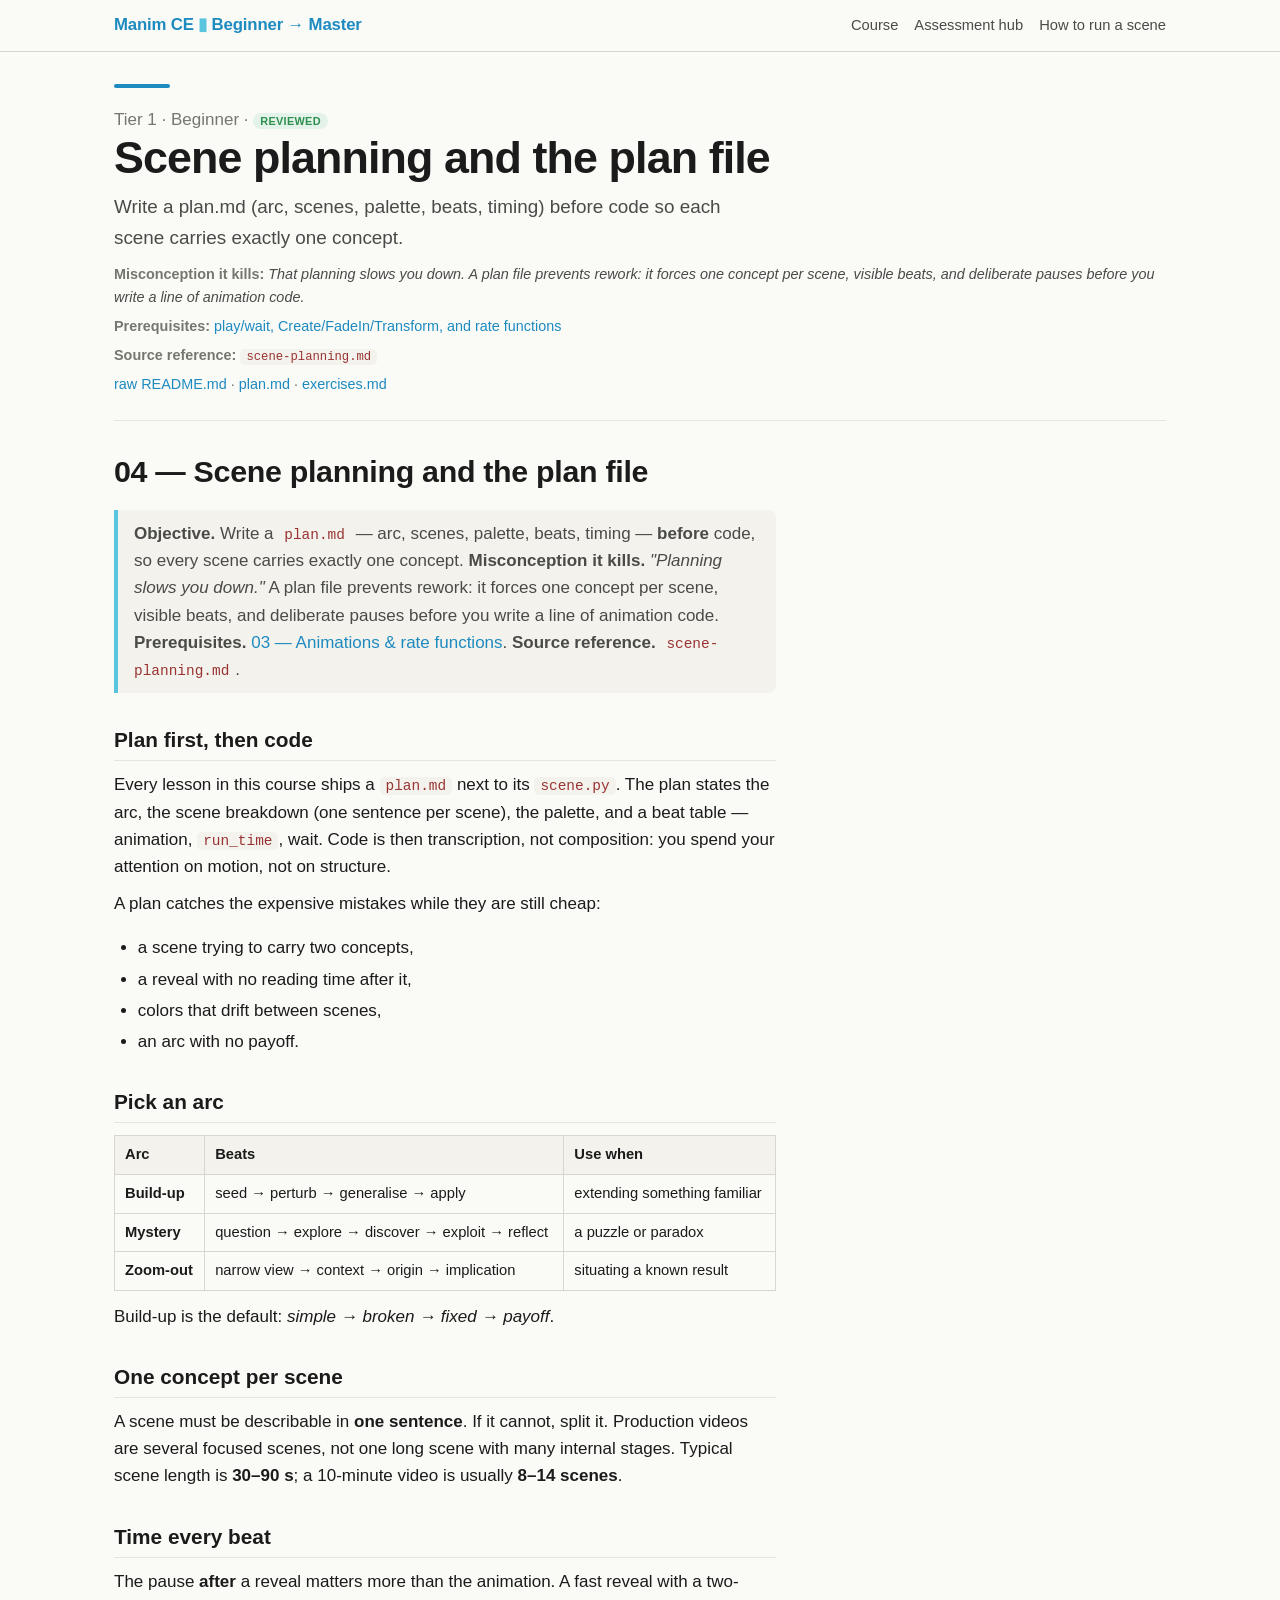
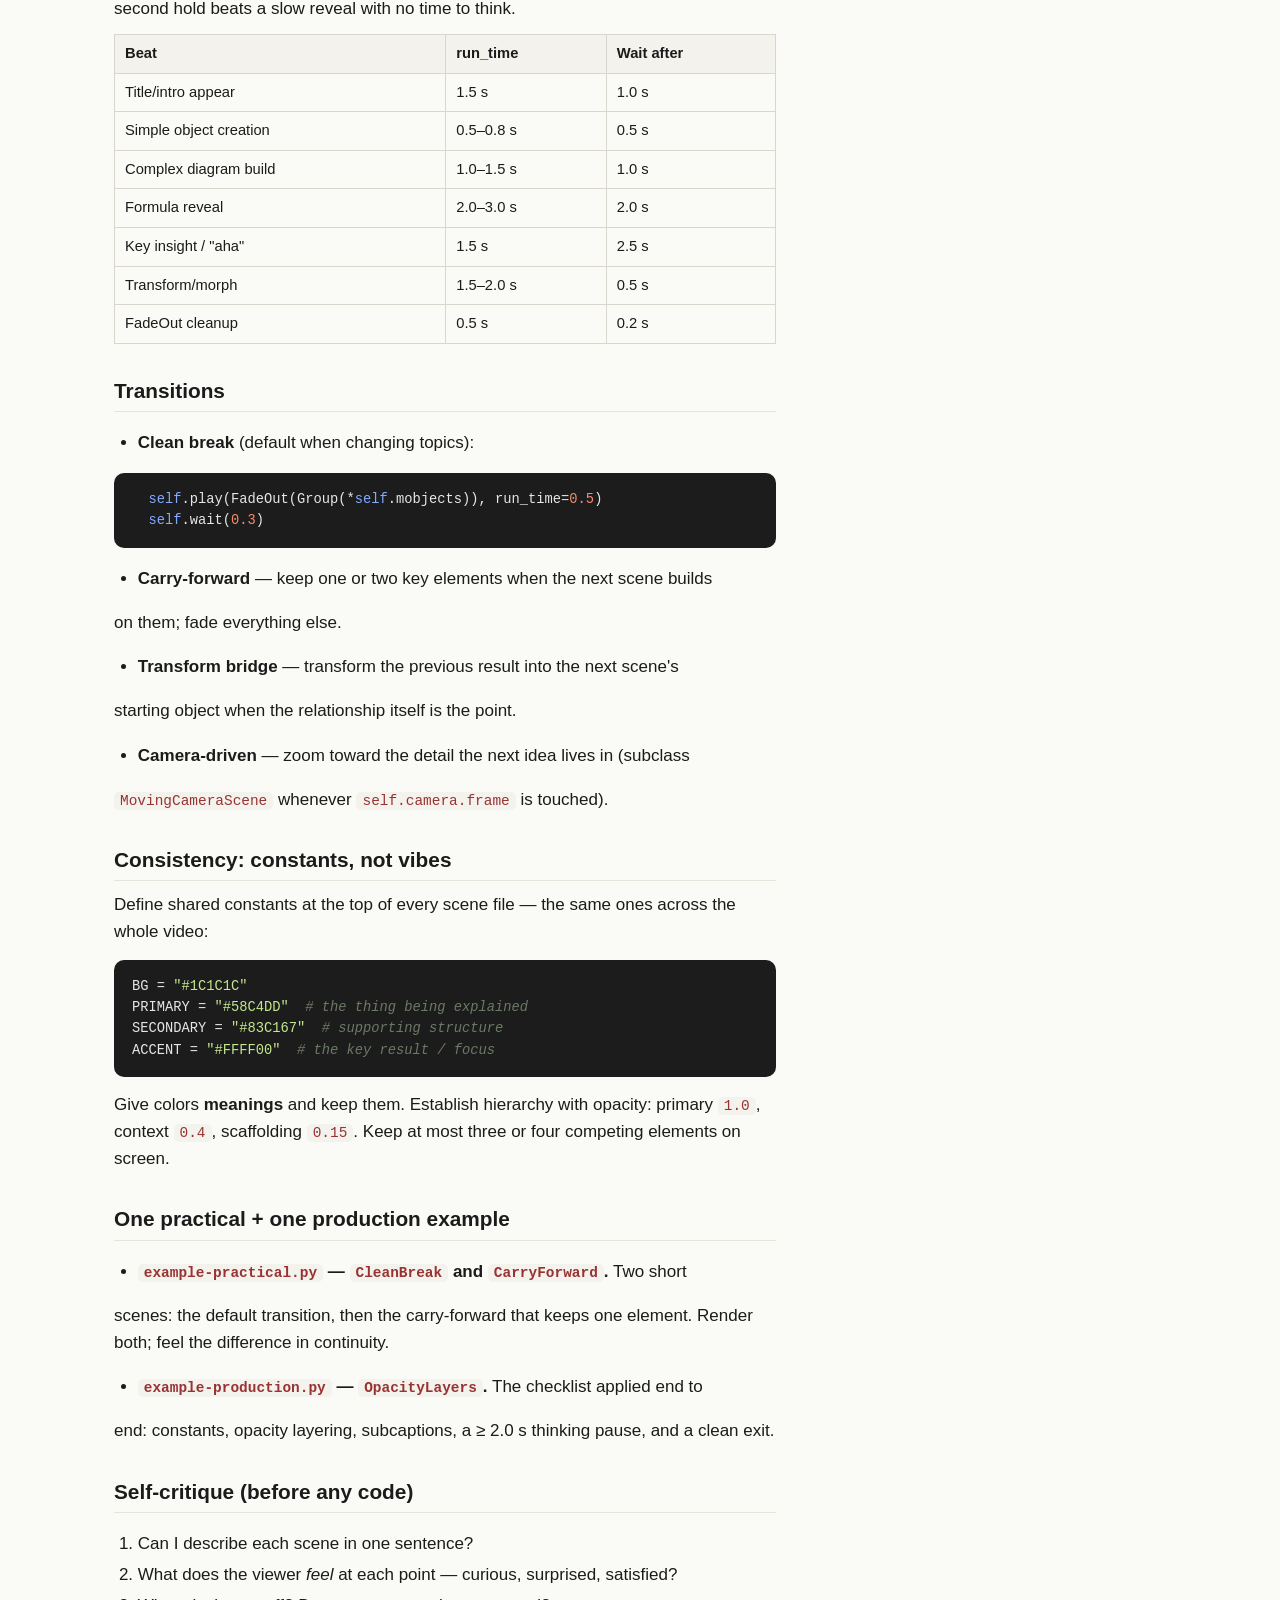
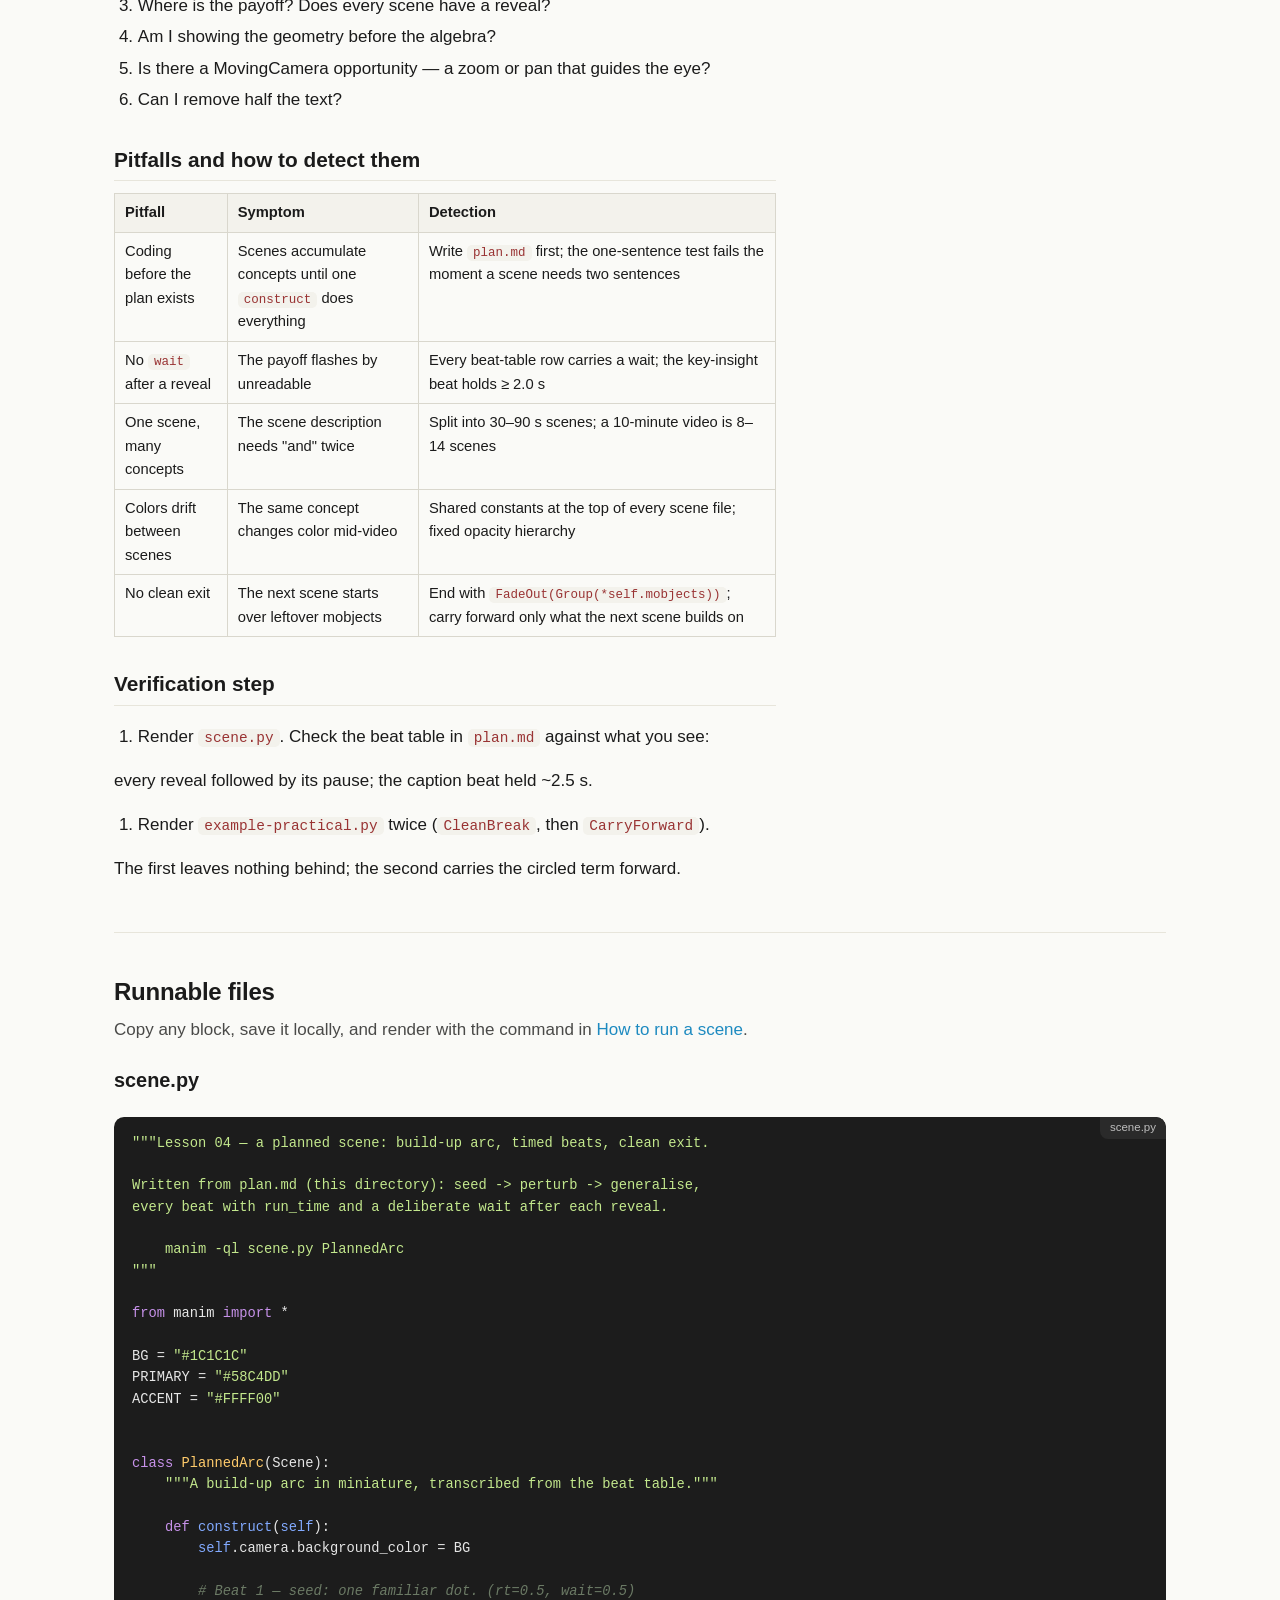
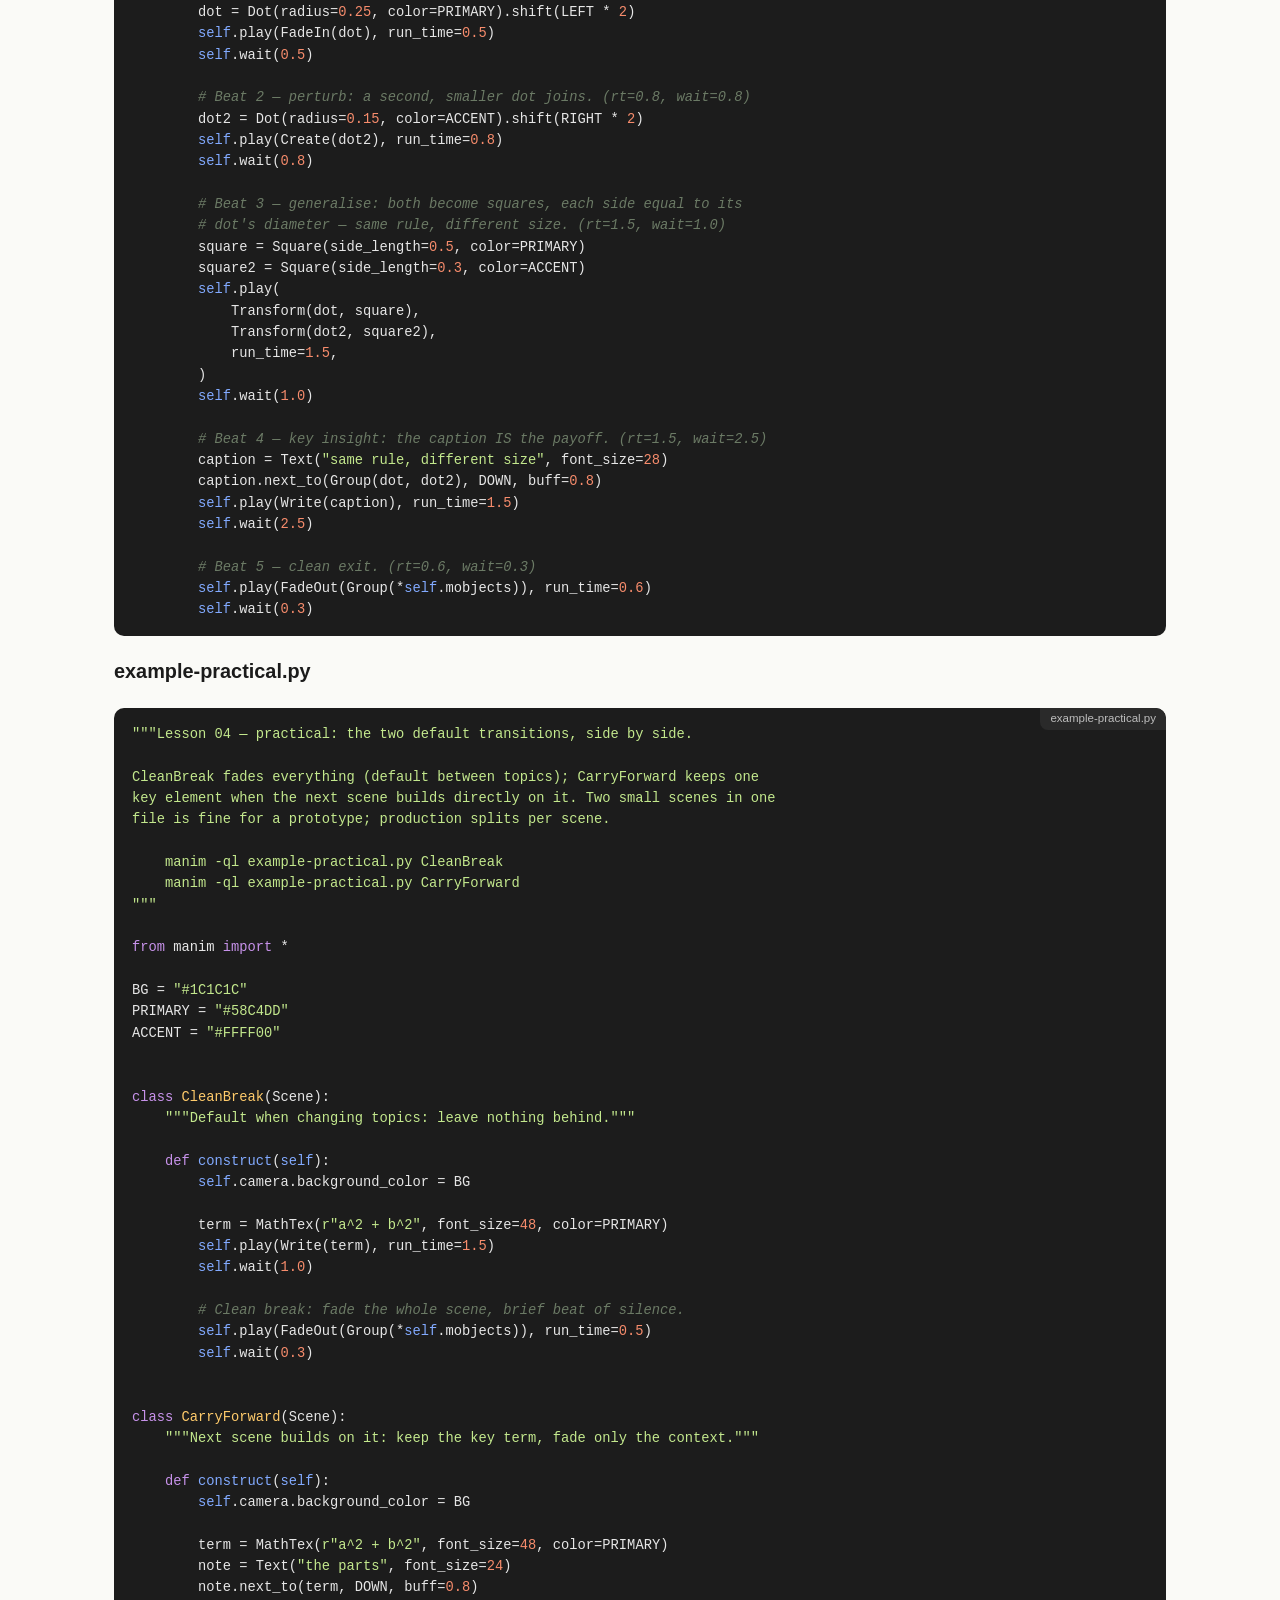
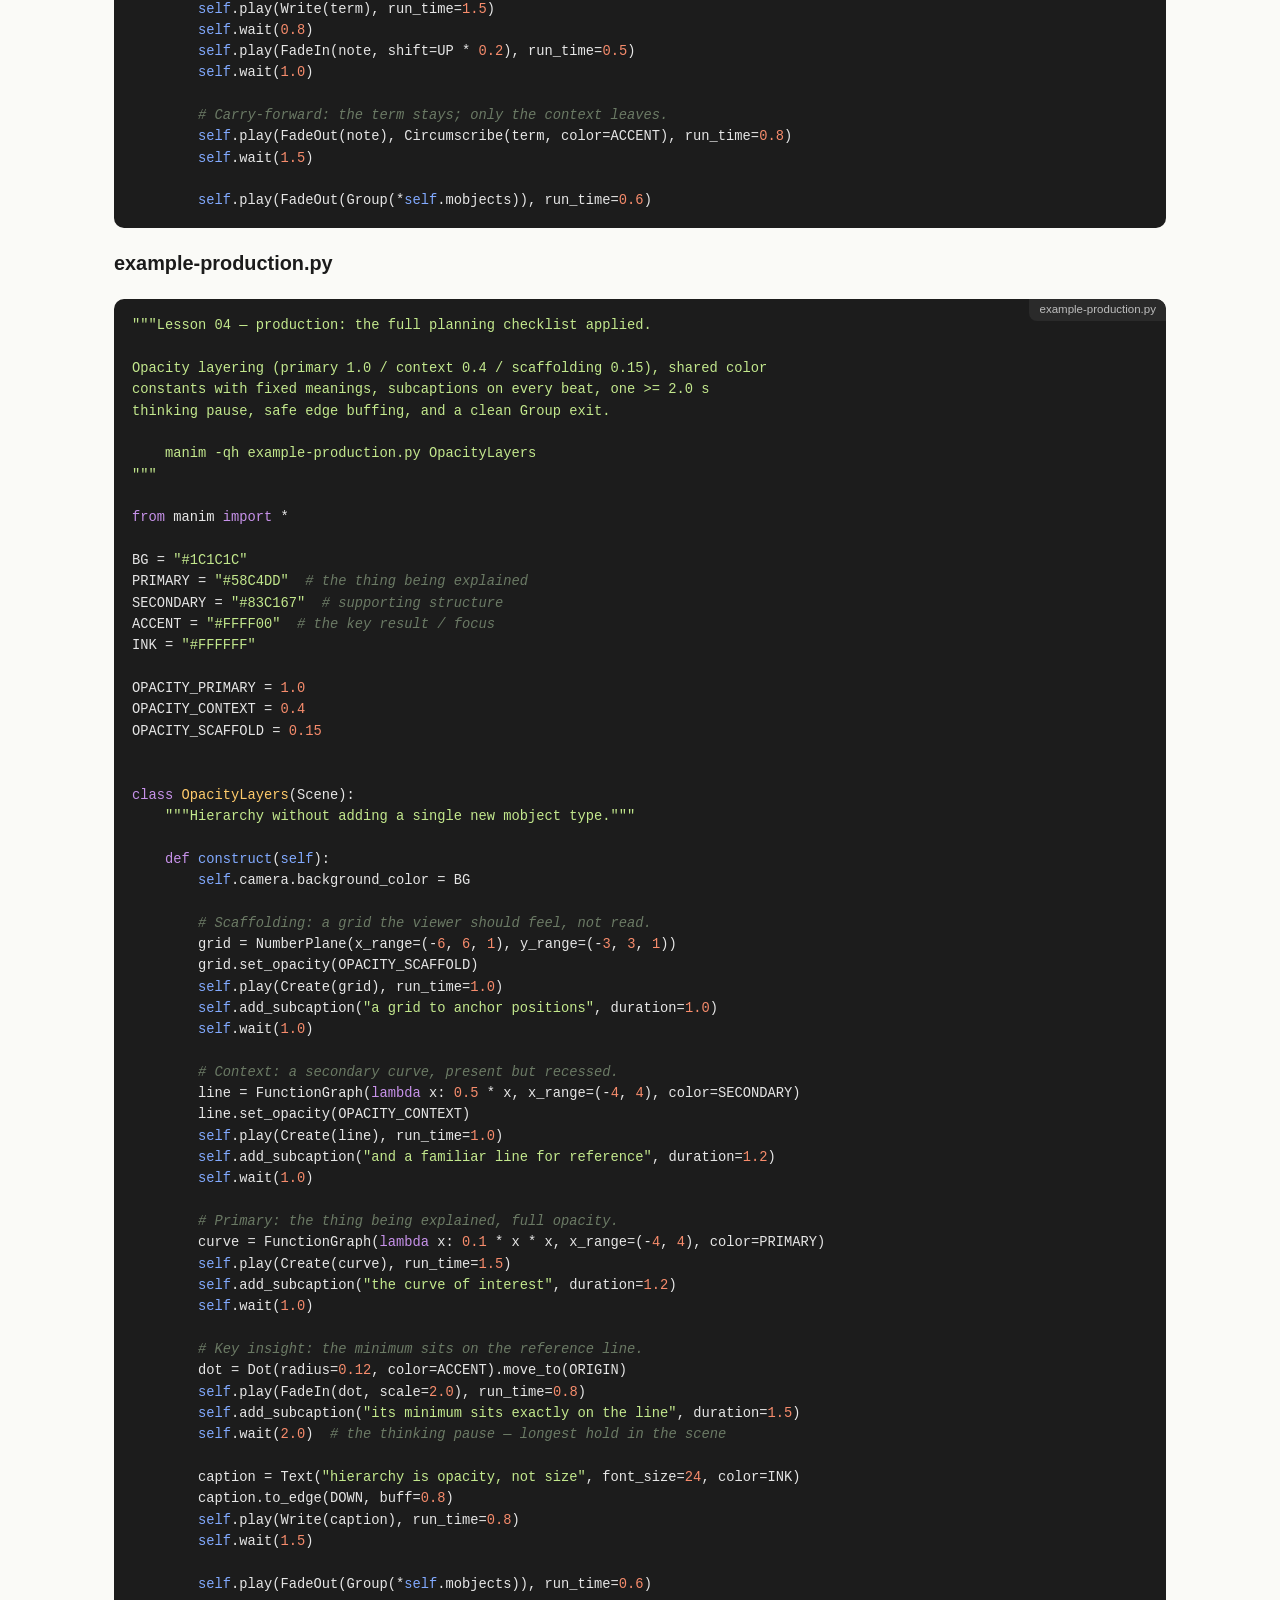
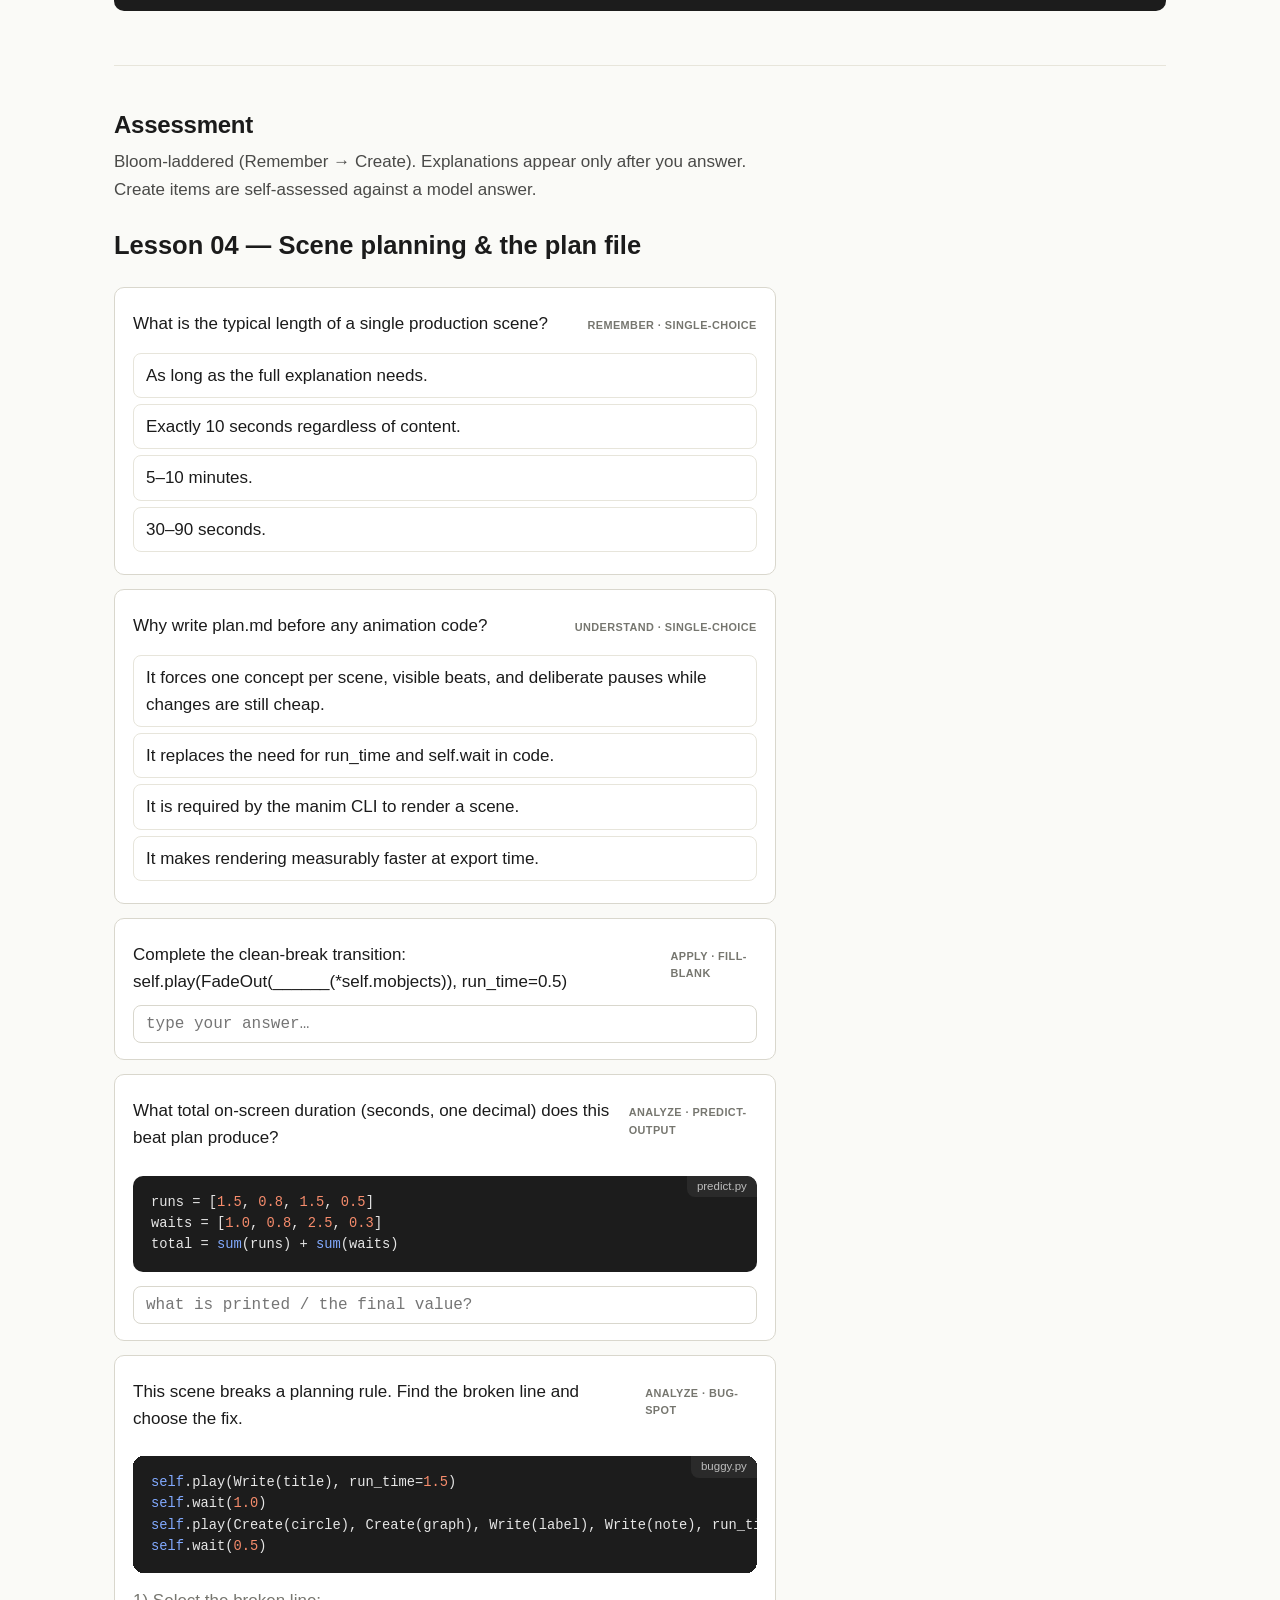
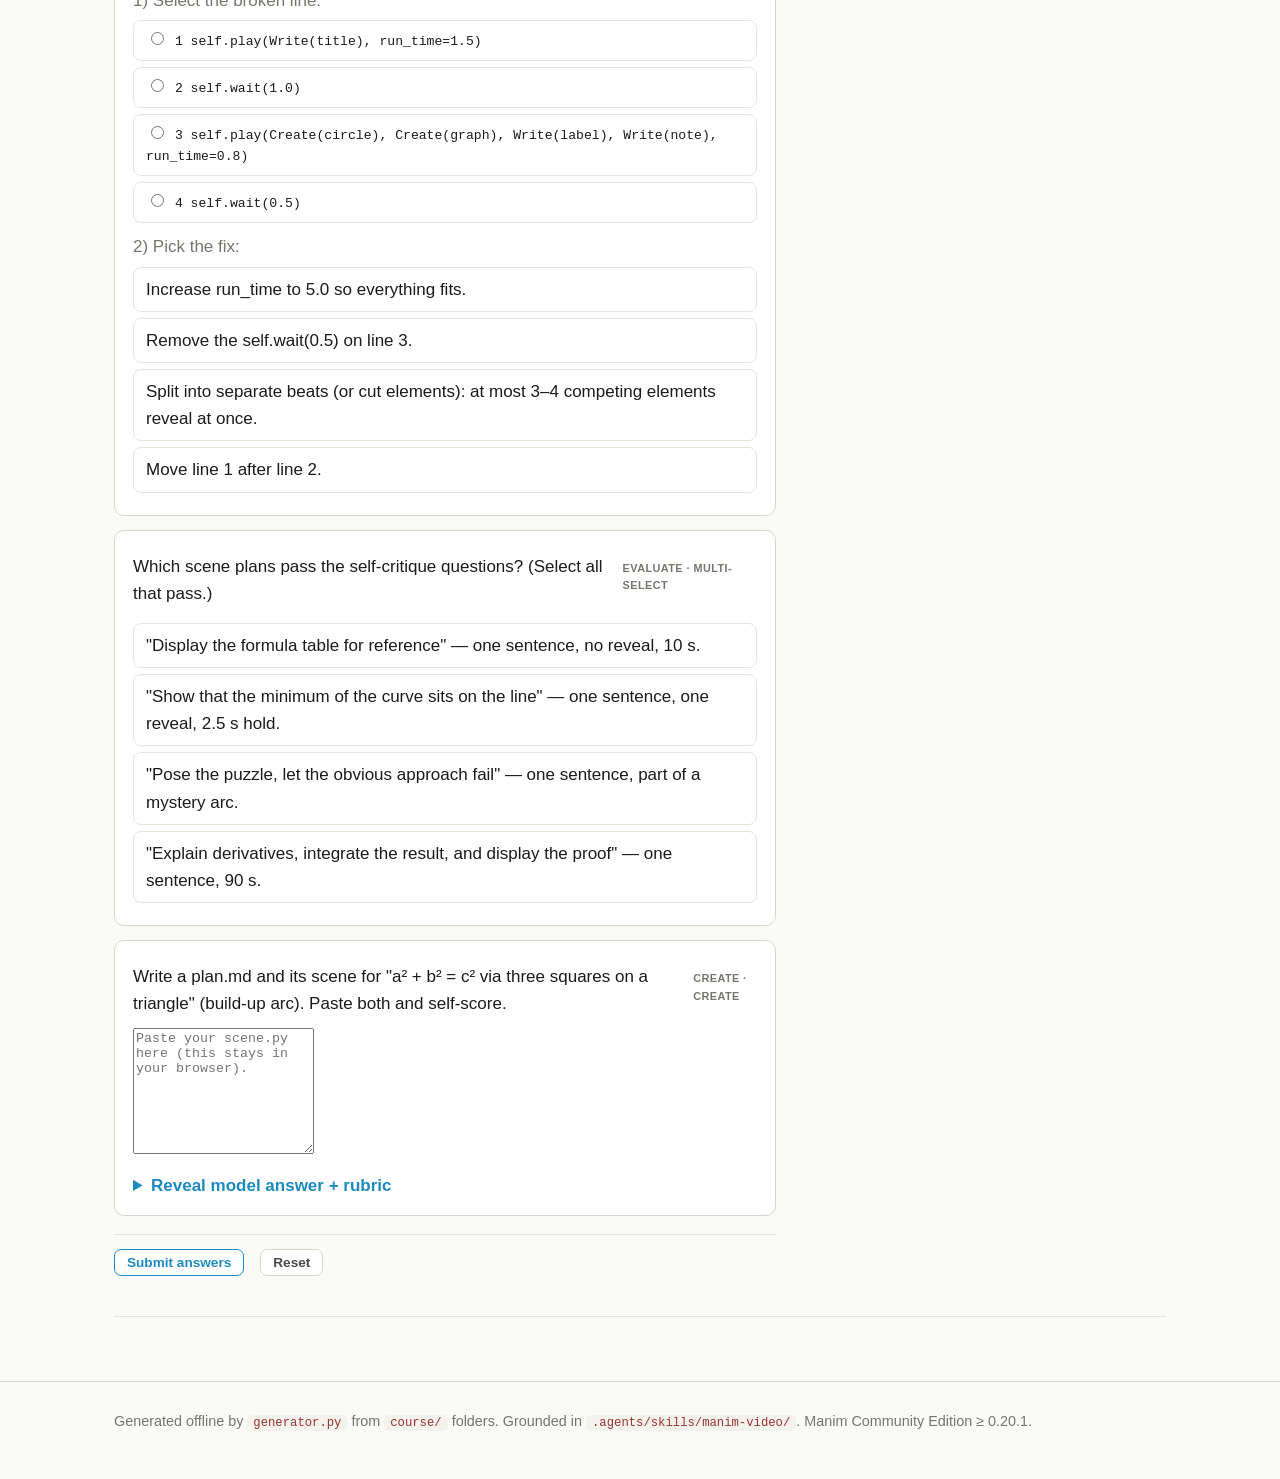
<file: course/lessons/beginner/04-scene-planning/index.html>
<!doctype html>
<html lang="en">
<head>
<meta charset="utf-8">
<meta name="viewport" content="width=device-width, initial-scale=1">
<title>Scene planning and the plan file — Manim CE Course</title>
<link rel="stylesheet" href="../../../assets/app.css">
</head>
<body>
<header class="site"><div class="shell">
  <a class="brand" href="../../../index.html">Manim&nbsp;CE <span class="dot">▮</span> Beginner&nbsp;→&nbsp;Master</a>
  <nav><a href="../../../index.html" class="active">Course</a><a href="../../../index.html#assessment-hub">Assessment hub</a><a href="../../../index.html#run-a-scene">How to run a scene</a></nav>
</div></header>
<main class="shell">
<section class="hero" style="padding:32px 0 18px">
  <div class="accent-bar" style="background:#1d8ac0;"></div>
  <p class="muted" style="margin:0">Tier 1 · Beginner · <span class="status-pill reviewed">reviewed</span></p>
  <h1>Scene planning and the plan file</h1>
  <p class="promise">Write a plan.md (arc, scenes, palette, beats, timing) before code so each scene carries exactly one concept.</p>
  <div class="lesson-head" style="margin-top:10px">
    <p class="meta-line"><strong>Misconception it kills:</strong> <span class="misconception">That planning slows you down. A plan file prevents rework: it forces one concept per scene, visible beats, and deliberate pauses before you write a line of animation code.</span></p>
    <p class="meta-line"><strong>Prerequisites:</strong> <a href="../03-animations-rate-functions/index.html">play/wait, Create/FadeIn/Transform, and rate functions</a></p>
    <p class="meta-line"><strong>Source reference:</strong> <code>scene-planning.md</code></p>
    <p class="meta-line"><a href="README.md">raw README.md</a> · <a href="plan.md">plan.md</a> · <a href="exercises.md">exercises.md</a></p>
  </div>
</section>

<section class="block" style="padding-top:18px"><article class="lesson-doc"><h1>04 — Scene planning and the plan file</h1>
<blockquote><strong>Objective.</strong> Write a <code>plan.md</code> — arc, scenes, palette, beats, timing — <strong>before</strong> code, so every scene carries exactly one concept.  <strong>Misconception it kills.</strong> <em>&quot;Planning slows you down.&quot;</em> A plan file prevents rework: it forces one concept per scene, visible beats, and deliberate pauses before you write a line of animation code.  <strong>Prerequisites.</strong> <a href="../03-animations-rate-functions/index.html">03 — Animations &amp; rate functions</a>.  <strong>Source reference.</strong> <code>scene-planning.md</code>.</blockquote>
<h2>Plan first, then code</h2>
<p>Every lesson in this course ships a <code>plan.md</code> next to its <code>scene.py</code>. The plan states the arc, the scene breakdown (one sentence per scene), the palette, and a beat table — animation, <code>run_time</code>, wait. Code is then transcription, not composition: you spend your attention on motion, not on structure.</p>
<p>A plan catches the expensive mistakes while they are still cheap:</p>
<ul>
<li>a scene trying to carry two concepts,</li>
<li>a reveal with no reading time after it,</li>
<li>colors that drift between scenes,</li>
<li>an arc with no payoff.</li>
</ul>
<h2>Pick an arc</h2>
<table class="kvtable"><thead><tr><th>Arc</th><th>Beats</th><th>Use when</th></tr></thead><tbody><tr><td><strong>Build-up</strong></td><td>seed → perturb → generalise → apply</td><td>extending something familiar</td></tr><tr><td><strong>Mystery</strong></td><td>question → explore → discover → exploit → reflect</td><td>a puzzle or paradox</td></tr><tr><td><strong>Zoom-out</strong></td><td>narrow view → context → origin → implication</td><td>situating a known result</td></tr></tbody></table>
<p>Build-up is the default: <em>simple → broken → fixed → payoff</em>.</p>
<h2>One concept per scene</h2>
<p>A scene must be describable in <strong>one sentence</strong>. If it cannot, split it. Production videos are several focused scenes, not one long scene with many internal stages. Typical scene length is <strong>30–90 s</strong>; a 10-minute video is usually <strong>8–14 scenes</strong>.</p>
<h2>Time every beat</h2>
<p>The pause <strong>after</strong> a reveal matters more than the animation. A fast reveal with a two-second hold beats a slow reveal with no time to think.</p>
<table class="kvtable"><thead><tr><th>Beat</th><th>run_time</th><th>Wait after</th></tr></thead><tbody><tr><td>Title/intro appear</td><td>1.5 s</td><td>1.0 s</td></tr><tr><td>Simple object creation</td><td>0.5–0.8 s</td><td>0.5 s</td></tr><tr><td>Complex diagram build</td><td>1.0–1.5 s</td><td>1.0 s</td></tr><tr><td>Formula reveal</td><td>2.0–3.0 s</td><td>2.0 s</td></tr><tr><td>Key insight / &quot;aha&quot;</td><td>1.5 s</td><td>2.5 s</td></tr><tr><td>Transform/morph</td><td>1.5–2.0 s</td><td>0.5 s</td></tr><tr><td>FadeOut cleanup</td><td>0.5 s</td><td>0.2 s</td></tr></tbody></table>
<h2>Transitions</h2>
<ul>
<li><strong>Clean break</strong> (default when changing topics):</li>
</ul>
<pre class="code"><code class="language-python">  self.play(FadeOut(Group(*self.mobjects)), run_time=0.5)
  self.wait(0.3)</code></pre>
<ul>
<li><strong>Carry-forward</strong> — keep one or two key elements when the next scene builds</li>
</ul>
<p>on them; fade everything else.</p>
<ul>
<li><strong>Transform bridge</strong> — transform the previous result into the next scene&#39;s</li>
</ul>
<p>starting object when the relationship itself is the point.</p>
<ul>
<li><strong>Camera-driven</strong> — zoom toward the detail the next idea lives in (subclass</li>
</ul>
<p><code>MovingCameraScene</code> whenever <code>self.camera.frame</code> is touched).</p>
<h2>Consistency: constants, not vibes</h2>
<p>Define shared constants at the top of every scene file — the same ones across the whole video:</p>
<pre class="code"><code class="language-python">BG = &quot;#1C1C1C&quot;
PRIMARY = &quot;#58C4DD&quot;  # the thing being explained
SECONDARY = &quot;#83C167&quot;  # supporting structure
ACCENT = &quot;#FFFF00&quot;  # the key result / focus</code></pre>
<p>Give colors <strong>meanings</strong> and keep them. Establish hierarchy with opacity: primary <code>1.0</code>, context <code>0.4</code>, scaffolding <code>0.15</code>. Keep at most three or four competing elements on screen.</p>
<h2>One practical + one production example</h2>
<ul>
<li><strong><code>example-practical.py</code> — <code>CleanBreak</code> and <code>CarryForward</code>.</strong> Two short</li>
</ul>
<p>scenes: the default transition, then the carry-forward that keeps one element. Render both; feel the difference in continuity.</p>
<ul>
<li><strong><code>example-production.py</code> — <code>OpacityLayers</code>.</strong> The checklist applied end to</li>
</ul>
<p>end: constants, opacity layering, subcaptions, a ≥ 2.0 s thinking pause, and a clean exit.</p>
<h2>Self-critique (before any code)</h2>
<ol>
<li>Can I describe each scene in one sentence?</li>
<li>What does the viewer <em>feel</em> at each point — curious, surprised, satisfied?</li>
<li>Where is the payoff? Does every scene have a reveal?</li>
<li>Am I showing the geometry before the algebra?</li>
<li>Is there a MovingCamera opportunity — a zoom or pan that guides the eye?</li>
<li>Can I remove half the text?</li>
</ol>
<h2>Pitfalls and how to detect them</h2>
<table class="kvtable"><thead><tr><th>Pitfall</th><th>Symptom</th><th>Detection</th></tr></thead><tbody><tr><td>Coding before the plan exists</td><td>Scenes accumulate concepts until one <code>construct</code> does everything</td><td>Write <code>plan.md</code> first; the one-sentence test fails the moment a scene needs two sentences</td></tr><tr><td>No <code>wait</code> after a reveal</td><td>The payoff flashes by unreadable</td><td>Every beat-table row carries a wait; the key-insight beat holds ≥ 2.0 s</td></tr><tr><td>One scene, many concepts</td><td>The scene description needs &quot;and&quot; twice</td><td>Split into 30–90 s scenes; a 10-minute video is 8–14 scenes</td></tr><tr><td>Colors drift between scenes</td><td>The same concept changes color mid-video</td><td>Shared constants at the top of every scene file; fixed opacity hierarchy</td></tr><tr><td>No clean exit</td><td>The next scene starts over leftover mobjects</td><td>End with <code>FadeOut(Group(*self.mobjects))</code>; carry forward only what the next scene builds on</td></tr></tbody></table>
<h2>Verification step</h2>
<ol>
<li>Render <code>scene.py</code>. Check the beat table in <code>plan.md</code> against what you see:</li>
</ol>
<p>every reveal followed by its pause; the caption beat held ~2.5 s.</p>
<ol>
<li>Render <code>example-practical.py</code> twice (<code>CleanBreak</code>, then <code>CarryForward</code>).</li>
</ol>
<p>The first leaves nothing behind; the second carries the circled term forward.</p></article></section>

<section class="block"><h2>Runnable files</h2>
<p class="lede">Copy any block, save it locally, and render with the command in <a href="../../../index.html#run-a-scene">How to run a scene</a>.</p>
<h3>scene.py</h3><pre class="code"><span class="filename">scene.py</span><code class="language-python">&quot;&quot;&quot;Lesson 04 — a planned scene: build-up arc, timed beats, clean exit.

Written from plan.md (this directory): seed -&gt; perturb -&gt; generalise,
every beat with run_time and a deliberate wait after each reveal.

    manim -ql scene.py PlannedArc
&quot;&quot;&quot;

from manim import *

BG = &quot;#1C1C1C&quot;
PRIMARY = &quot;#58C4DD&quot;
ACCENT = &quot;#FFFF00&quot;


class PlannedArc(Scene):
    &quot;&quot;&quot;A build-up arc in miniature, transcribed from the beat table.&quot;&quot;&quot;

    def construct(self):
        self.camera.background_color = BG

        # Beat 1 — seed: one familiar dot. (rt=0.5, wait=0.5)
        dot = Dot(radius=0.25, color=PRIMARY).shift(LEFT * 2)
        self.play(FadeIn(dot), run_time=0.5)
        self.wait(0.5)

        # Beat 2 — perturb: a second, smaller dot joins. (rt=0.8, wait=0.8)
        dot2 = Dot(radius=0.15, color=ACCENT).shift(RIGHT * 2)
        self.play(Create(dot2), run_time=0.8)
        self.wait(0.8)

        # Beat 3 — generalise: both become squares, each side equal to its
        # dot&#39;s diameter — same rule, different size. (rt=1.5, wait=1.0)
        square = Square(side_length=0.5, color=PRIMARY)
        square2 = Square(side_length=0.3, color=ACCENT)
        self.play(
            Transform(dot, square),
            Transform(dot2, square2),
            run_time=1.5,
        )
        self.wait(1.0)

        # Beat 4 — key insight: the caption IS the payoff. (rt=1.5, wait=2.5)
        caption = Text(&quot;same rule, different size&quot;, font_size=28)
        caption.next_to(Group(dot, dot2), DOWN, buff=0.8)
        self.play(Write(caption), run_time=1.5)
        self.wait(2.5)

        # Beat 5 — clean exit. (rt=0.6, wait=0.3)
        self.play(FadeOut(Group(*self.mobjects)), run_time=0.6)
        self.wait(0.3)
</code></pre><h3>example-practical.py</h3><pre class="code"><span class="filename">example-practical.py</span><code class="language-python">&quot;&quot;&quot;Lesson 04 — practical: the two default transitions, side by side.

CleanBreak fades everything (default between topics); CarryForward keeps one
key element when the next scene builds directly on it. Two small scenes in one
file is fine for a prototype; production splits per scene.

    manim -ql example-practical.py CleanBreak
    manim -ql example-practical.py CarryForward
&quot;&quot;&quot;

from manim import *

BG = &quot;#1C1C1C&quot;
PRIMARY = &quot;#58C4DD&quot;
ACCENT = &quot;#FFFF00&quot;


class CleanBreak(Scene):
    &quot;&quot;&quot;Default when changing topics: leave nothing behind.&quot;&quot;&quot;

    def construct(self):
        self.camera.background_color = BG

        term = MathTex(r&quot;a^2 + b^2&quot;, font_size=48, color=PRIMARY)
        self.play(Write(term), run_time=1.5)
        self.wait(1.0)

        # Clean break: fade the whole scene, brief beat of silence.
        self.play(FadeOut(Group(*self.mobjects)), run_time=0.5)
        self.wait(0.3)


class CarryForward(Scene):
    &quot;&quot;&quot;Next scene builds on it: keep the key term, fade only the context.&quot;&quot;&quot;

    def construct(self):
        self.camera.background_color = BG

        term = MathTex(r&quot;a^2 + b^2&quot;, font_size=48, color=PRIMARY)
        note = Text(&quot;the parts&quot;, font_size=24)
        note.next_to(term, DOWN, buff=0.8)
        self.play(Write(term), run_time=1.5)
        self.wait(0.8)
        self.play(FadeIn(note, shift=UP * 0.2), run_time=0.5)
        self.wait(1.0)

        # Carry-forward: the term stays; only the context leaves.
        self.play(FadeOut(note), Circumscribe(term, color=ACCENT), run_time=0.8)
        self.wait(1.5)

        self.play(FadeOut(Group(*self.mobjects)), run_time=0.6)
</code></pre><h3>example-production.py</h3><pre class="code"><span class="filename">example-production.py</span><code class="language-python">&quot;&quot;&quot;Lesson 04 — production: the full planning checklist applied.

Opacity layering (primary 1.0 / context 0.4 / scaffolding 0.15), shared color
constants with fixed meanings, subcaptions on every beat, one &gt;= 2.0 s
thinking pause, safe edge buffing, and a clean Group exit.

    manim -qh example-production.py OpacityLayers
&quot;&quot;&quot;

from manim import *

BG = &quot;#1C1C1C&quot;
PRIMARY = &quot;#58C4DD&quot;  # the thing being explained
SECONDARY = &quot;#83C167&quot;  # supporting structure
ACCENT = &quot;#FFFF00&quot;  # the key result / focus
INK = &quot;#FFFFFF&quot;

OPACITY_PRIMARY = 1.0
OPACITY_CONTEXT = 0.4
OPACITY_SCAFFOLD = 0.15


class OpacityLayers(Scene):
    &quot;&quot;&quot;Hierarchy without adding a single new mobject type.&quot;&quot;&quot;

    def construct(self):
        self.camera.background_color = BG

        # Scaffolding: a grid the viewer should feel, not read.
        grid = NumberPlane(x_range=(-6, 6, 1), y_range=(-3, 3, 1))
        grid.set_opacity(OPACITY_SCAFFOLD)
        self.play(Create(grid), run_time=1.0)
        self.add_subcaption(&quot;a grid to anchor positions&quot;, duration=1.0)
        self.wait(1.0)

        # Context: a secondary curve, present but recessed.
        line = FunctionGraph(lambda x: 0.5 * x, x_range=(-4, 4), color=SECONDARY)
        line.set_opacity(OPACITY_CONTEXT)
        self.play(Create(line), run_time=1.0)
        self.add_subcaption(&quot;and a familiar line for reference&quot;, duration=1.2)
        self.wait(1.0)

        # Primary: the thing being explained, full opacity.
        curve = FunctionGraph(lambda x: 0.1 * x * x, x_range=(-4, 4), color=PRIMARY)
        self.play(Create(curve), run_time=1.5)
        self.add_subcaption(&quot;the curve of interest&quot;, duration=1.2)
        self.wait(1.0)

        # Key insight: the minimum sits on the reference line.
        dot = Dot(radius=0.12, color=ACCENT).move_to(ORIGIN)
        self.play(FadeIn(dot, scale=2.0), run_time=0.8)
        self.add_subcaption(&quot;its minimum sits exactly on the line&quot;, duration=1.5)
        self.wait(2.0)  # the thinking pause — longest hold in the scene

        caption = Text(&quot;hierarchy is opacity, not size&quot;, font_size=24, color=INK)
        caption.to_edge(DOWN, buff=0.8)
        self.play(Write(caption), run_time=0.8)
        self.wait(1.5)

        self.play(FadeOut(Group(*self.mobjects)), run_time=0.6)
</code></pre></section>

<section class="block" id="take-quiz"><h2>Assessment</h2>
<p class="lede">Bloom-laddered (Remember → Create). Explanations appear only after you answer. Create items are self-assessed against a model answer.</p>
<div id="assessment"></div>
<script type="application/json" id="quiz-data">{"kind": "quiz", "id": "04-scene-planning", "tier": 1, "title": "Lesson 04 \u2014 Scene planning & the plan file", "items": [{"id": "q1", "type": "single-choice", "bloom": "Remember", "prompt": "What is the typical length of a single production scene?", "options": ["30\u201390 seconds.", "5\u201310 minutes.", "Exactly 10 seconds regardless of content.", "As long as the full explanation needs."], "answer": 0, "explanation": "Scenes run 30\u201390 s; a 10-minute video is usually 8\u201314 scenes. One scene per concept, several focused scenes rather than one long staging.", "ref": "scene-planning.md"}, {"id": "q2", "type": "single-choice", "bloom": "Understand", "prompt": "Why write plan.md before any animation code?", "options": ["It forces one concept per scene, visible beats, and deliberate pauses while changes are still cheap.", "It is required by the manim CLI to render a scene.", "It makes rendering measurably faster at export time.", "It replaces the need for run_time and self.wait in code."], "answer": 0, "explanation": "The plan catches overloaded scenes, missing reading time, and color drift before code exists. Code then transcribes the plan; rendering speed is unaffected.", "ref": "scene-planning.md"}, {"id": "q3", "type": "fill-blank", "bloom": "Apply", "prompt": "Complete the clean-break transition: self.play(FadeOut(______(*self.mobjects)), run_time=0.5)", "answer": "Group", "explanation": "The scene may hold mixed mobject types, so cleanup uses Group(*self.mobjects) \u2014 never VGroup \u2014 then self.wait(0.3) before the next scene.", "ref": "scene-planning.md, mobjects.md"}, {"id": "q4", "type": "predict-output", "bloom": "Analyze", "prompt": "What total on-screen duration (seconds, one decimal) does this beat plan produce?", "code": "runs = [1.5, 0.8, 1.5, 0.5]\nwaits = [1.0, 0.8, 2.5, 0.3]\ntotal = sum(runs) + sum(waits)", "answer": "8.9", "explanation": "Animation time 1.5+0.8+1.5+0.5 = 4.3 s; wait time 1.0+0.8+2.5+0.3 = 4.6 s; total 8.9 s. Waits are screen time too \u2014 a beat plan's duration is the sum of both, which is why over-pausing a plan shows up here first.", "ref": "scene-planning.md"}, {"id": "q5", "type": "bug-spot", "bloom": "Analyze", "prompt": "This scene breaks a planning rule. Find the broken line and choose the fix.", "code": "self.play(Write(title), run_time=1.5)\nself.wait(1.0)\nself.play(Create(circle), Create(graph), Write(label), Write(note), run_time=0.8)\nself.wait(0.5)", "brokenLine": 3, "options": ["Split into separate beats (or cut elements): at most 3\u20134 competing elements reveal at once.", "Increase run_time to 5.0 so everything fits.", "Remove the self.wait(0.5) on line 3.", "Move line 1 after line 2."], "answer": 0, "explanation": "Line 3 reveals four elements in one beat \u2014 over the 3\u20134 competing-element budget and hiding which element matters. Split the beats or cut what is not pulling its weight; stretching run_time does not fix attention overload.", "ref": "scene-planning.md"}, {"id": "q6", "type": "multi-select", "bloom": "Evaluate", "prompt": "Which scene plans pass the self-critique questions? (Select all that pass.)", "options": ["\"Show that the minimum of the curve sits on the line\" \u2014 one sentence, one reveal, 2.5 s hold.", "\"Explain derivatives, integrate the result, and display the proof\" \u2014 one sentence, 90 s.", "\"Pose the puzzle, let the obvious approach fail\" \u2014 one sentence, part of a mystery arc.", "\"Display the formula table for reference\" \u2014 one sentence, no reveal, 10 s."], "answer": [0, 2], "explanation": "Passing plans are one sentence AND have a payoff (a reveal/aha). The second crams three concepts into one scene; the fourth presents information with no reveal \u2014 cut or merge it.", "ref": "scene-planning.md"}, {"id": "q7", "type": "create", "bloom": "Create", "prompt": "Write a plan.md and its scene for \"a\u00b2 + b\u00b2 = c\u00b2 via three squares on a triangle\" (build-up arc). Paste both and self-score.", "modelAnswer": "# Plan \u2014 Pythagoras by area\n\n## Overview\n- **Topic:** a^2 + b^2 = c^2 as visible area.\n- **Aha:** the two small squares together tile the big one.\n- **Arc:** build-up (seed: right triangle -> perturb: erect squares ->\n  generalise: the identity -> apply: tile).\n- **Grounding:** scene-planning.md.\n\n## Palette\nBG #1C1C1C; PRIMARY #58C4DD (a- and b-squares); ACCENT #FFFF00 (c-square).\n\n## Beat table (one scene, ~12 s)\n| # | Beat | run_time | wait |\n|---|------|---:|---:|\n| 1 | Triangle draws | 1.0 | 0.5 |\n| 2 | Two small squares erect | 1.2 | 1.0 |\n| 3 | Hypotenuse square erects | 1.2 | 1.0 |\n| 4 | Small squares tile into big (key aha) | 1.5 | 2.5 |\n| 5 | Clean exit | 0.6 | 0.3 |\n\n# Scene (transcribed from the table)\nfrom manim import *\n\nclass PythagorasByArea(Scene):\n    def construct(self):\n        self.camera.background_color = \"#1C1C1C\"\n        # 3-4-5 right triangle (legs 4 and 3, hypotenuse 5), scaled to fit.\n        tri = Polygon([-1.2, -0.9, 0], [1.2, -0.9, 0], [1.2, 0.9, 0], color=WHITE)\n        self.play(Create(tri), run_time=1.0)\n        self.wait(0.5)\n        # Square on the short leg (side 3) and on the long leg (side 4).\n        sq_a = Square(side_length=1.8, color=\"#58C4DD\").move_to([2.1, 0, 0])\n        sq_b = Square(side_length=2.4, color=\"#58C4DD\").move_to([0, -2.1, 0])\n        self.play(LaggedStart(Create(sq_a), Create(sq_b), lag_ratio=0.3), run_time=1.2)\n        self.wait(1.0)\n        # Square on the hypotenuse (side 5), rotated to lie along it.\n        sq_c = Square(side_length=3, color=\"#FFFF00\").rotate(0.6435).move_to([-0.9, 1.2, 0])\n        self.play(Create(sq_c), run_time=1.2)\n        self.wait(1.0)\n        # Key aha: the two leg squares tile the hypotenuse square (9 + 16 = 25).\n        self.play(Transform(VGroup(sq_a, sq_b), sq_c), run_time=1.5)\n        self.wait(2.5)\n        self.play(FadeOut(Group(*self.mobjects)), run_time=0.6)\n        self.wait(0.3)", "rubric": [{"criterion": "Plan states arc, palette with color meanings, and a beat table (run_time + wait per beat).", "weight": 30}, {"criterion": "Every scene/beat describable in one sentence \u2014 one concept each.", "weight": 20}, {"criterion": "Geometry before algebra: squares tile before any formula appears.", "weight": 20}, {"criterion": "Key aha gets the longest hold (>= 2.0 s); every reveal has a wait.", "weight": 20}, {"criterion": "Color constants with fixed meanings; clean exit via Group(*self.mobjects).", "weight": 10}], "explanation": "The model shows plan-first discipline: the beat table exists before code, the code transcribes it, and the aha (tiling) gets the longest pause.", "ref": "scene-planning.md"}]}</script>
</section>

</main>
<footer class="site"><div class="shell">
  Generated offline by <code>generator.py</code> from <code>course/</code> folders.
  Grounded in <code>.agents/skills/manim-video/</code>. Manim Community Edition &ge; 0.20.1.
</div></footer>
<script src="../../../assets/hl.js"></script>
<script src="../../../assets/quiz.js"></script>
</body>
</html>
</file>
<file: course/assets/app.css>
/* =====================================================================
   Manim CE Course — shared stylesheet (the first reusable component)
   One Manim-semantic accent: Manim blue (#58C4DD / deep #1d8ac0 for AA on paper).
   Tufte-ish: generous measure, restrained chrome, print-friendly.
   ===================================================================== */

:root {
  --paper:        #fafaf7;
  --paper-2:      #f3f2ec;
  --ink:          #1b1b1b;
  --ink-soft:     #4a4a48;
  --ink-faint:    #76766f;
  --rule:         #d9d7cd;
  --rule-soft:    #e7e5db;

  --manim-bg:     #1c1c1c;   /* Manim's default canvas */
  --accent:       #1d8ac0;   /* deep Manim blue, AA on paper */
  --accent-bright:#58c4dd;   /* Manim blue, accents on dark */
  --good:         #2f8f4e;
  --warn:         #b8731b;
  --bad:          #b23b3b;

  --tier1: #1d8ac0;  /* Beginner  — blue   */
  --tier2: #2f8f4e;  /* Intermediate — green */
  --tier3: #8a4bb0;  /* Advanced  — purple  */
  --tier4: #b26a00;  /* Master    — gold    */

  --measure: 70ch;
  --radius: 10px;
  --mono: "SFMono-Regular", ui-monospace, "JetBrains Mono", Menlo, Consolas, monospace;
  --sans: -apple-system, "Segoe UI", Roboto, "Helvetica Neue", Arial, "Noto Sans", sans-serif;
}

* { box-sizing: border-box; }
html { scroll-behavior: smooth; }
body {
  margin: 0;
  background: var(--paper);
  color: var(--ink);
  font-family: var(--sans);
  line-height: 1.6;
  font-size: 17px;
  -webkit-font-smoothing: antialiased;
}

a { color: var(--accent); text-decoration: none; }
a:hover { text-decoration: underline; }

/* ---- Layout shell ---------------------------------------------------- */
.shell { max-width: 1100px; margin: 0 auto; padding: 0 24px; }
.measure { max-width: var(--measure); }

header.site {
  border-bottom: 1px solid var(--rule);
  background: var(--paper);
  position: sticky; top: 0; z-index: 20;
}
header.site .shell {
  display: flex; align-items: center; gap: 18px; padding-top: 12px; padding-bottom: 12px;
}
.brand { font-weight: 700; font-size: 1.05rem; letter-spacing: -.01em; }
.brand .dot { color: var(--accent-bright); }
header.site nav { margin-left: auto; display: flex; gap: 16px; font-size: .92rem; }
header.site nav a { color: var(--ink-soft); }
header.site nav a:hover { color: var(--accent); }

footer.site { border-top: 1px solid var(--rule); margin-top: 64px; padding: 28px 0 48px; color: var(--ink-faint); font-size: .9rem; }

/* ---- Hero / promise -------------------------------------------------- */
.hero { padding: 56px 0 28px; border-bottom: 1px solid var(--rule-soft); }
.hero h1 { font-size: clamp(1.9rem, 4vw, 2.8rem); line-height: 1.1; margin: 0 0 10px; letter-spacing: -.02em; }
.hero .promise { font-size: 1.18rem; color: var(--ink-soft); max-width: 60ch; margin: 0; }
.hero .accent-bar { width: 56px; height: 4px; background: var(--accent-bright); border-radius: 2px; margin-bottom: 18px; }

/* ---- Section primitives --------------------------------------------- */
section.block { padding: 40px 0; border-bottom: 1px solid var(--rule-soft); }
section.block > h2 { font-size: 1.5rem; margin: 0 0 4px; letter-spacing: -.01em; }
section.block > .lede { color: var(--ink-soft); margin: 0 0 22px; max-width: var(--measure); }

/* ---- Tier cards ------------------------------------------------------ */
.tiers { display: grid; grid-template-columns: repeat(auto-fit, minmax(230px, 1fr)); gap: 16px; }
.tier-card {
  border: 1px solid var(--rule); border-radius: var(--radius); padding: 18px;
  background: #fff; position: relative; overflow: hidden;
}
.tier-card .stripe { position: absolute; inset: 0 auto auto 0; width: 5px; height: 100%; }
.tier-card.t1 .stripe { background: var(--tier1); } .tier-card.t1 h3 { color: var(--tier1); }
.tier-card.t2 .stripe { background: var(--tier2); } .tier-card.t2 h3 { color: var(--tier2); }
.tier-card.t3 .stripe { background: var(--tier3); } .tier-card.t3 h3 { color: var(--tier3); }
.tier-card.t4 .stripe { background: var(--tier4); } .tier-card.t4 h3 { color: var(--tier4); }
.tier-card h3 { margin: 0 0 2px 12px; font-size: 1.08rem; }
.tier-card .sub { margin: 0 0 10px 12px; color: var(--ink-faint); font-size: .85rem; }
.tier-card .meta { margin-left: 12px; font-size: .85rem; color: var(--ink-soft); }
.tier-card.locked { opacity: .62; }
.tier-card .locktag {
  display:inline-block; margin-left: 12px; font-size: .72rem; font-weight: 700; letter-spacing: .04em;
  text-transform: uppercase; padding: 2px 8px; border-radius: 999px; background: var(--paper-2); color: var(--ink-faint);
}
.tier-card.unlocked .locktag { background: #e3f3ea; color: var(--good); }

/* ---- Lesson list ----------------------------------------------------- */
ul.lessons { list-style: none; padding: 0; margin: 0; }
li.lesson {
  display: grid; grid-template-columns: 44px 1fr auto; gap: 12px; align-items: start;
  padding: 14px 0; border-bottom: 1px solid var(--rule-soft);
}
li.lesson .num { font-variant-numeric: tabular-nums; color: var(--ink-faint); font-weight: 700; font-size: .9rem; padding-top: 2px; }
li.lesson .t h3 { margin: 0 0 2px; font-size: 1.04rem; }
li.lesson .t .obj { color: var(--ink-soft); font-size: .92rem; margin: 0; }
li.lesson .t .ref { color: var(--ink-faint); font-size: .8rem; margin-top: 2px; }
li.lesson .t .ref code { background: var(--paper-2); padding: 1px 5px; border-radius: 4px; font-size: .78rem; }
li.lesson .actions { display: flex; flex-direction: column; gap: 6px; align-items: flex-end; white-space: nowrap; }
li.lesson.locked h3 a { color: var(--ink-faint); pointer-events: none; }
.status-pill { font-size: .68rem; font-weight: 700; letter-spacing: .03em; text-transform: uppercase; padding: 2px 7px; border-radius: 999px; }
.status-pill.draft { background:#f6e7d8; color:#9a5a12; }
.status-pill.code-complete { background:#e2ecf6; color:#235a86; }
.status-pill.reviewed { background:#e3f3ea; color:var(--good); }
.score-chip { font-size: .78rem; color: var(--ink-soft); font-variant-numeric: tabular-nums; }
.score-chip.pass { color: var(--good); font-weight: 700; }

/* small buttons */
.btn {
  display:inline-block; font-size: .85rem; font-weight: 600; padding: 5px 12px; border-radius: 7px;
  border: 1px solid var(--accent); color: var(--accent); background: #fff; cursor: pointer;
}
.btn:hover { background: var(--accent); color: #fff; text-decoration: none; }
.btn.subtle { border-color: var(--rule); color: var(--ink-soft); }
.btn.subtle:hover { background: var(--paper-2); color: var(--ink); }
.btn[disabled] { opacity: .45; cursor: not-allowed; }

/* ---- Prerequisite graph --------------------------------------------- */
.prereqs { font-size: .9rem; }
.prereqs ul { list-style: none; padding-left: 18px; border-left: 2px solid var(--rule-soft); margin: 6px 0; }
.prereqs li { padding: 3px 0; }
.prereqs li::before { content: "↳ "; color: var(--ink-faint); }

/* ---- Progress panel -------------------------------------------------- */
.progress { border: 1px solid var(--rule); border-radius: var(--radius); padding: 18px; background: #fff; }
.progress .row { display: flex; justify-content: space-between; gap: 12px; padding: 5px 0; font-size: .94rem; }
.progress .bar { height: 8px; background: var(--paper-2); border-radius: 999px; overflow: hidden; margin: 4px 0 12px; }
.progress .bar > span { display:block; height: 100%; background: var(--accent-bright); width: 0; transition: width .4s; }

/* ---- Lesson page (rendered README) ---------------------------------- */
article.lesson-doc { max-width: var(--measure); }
article.lesson-doc h1 { font-size: 1.9rem; margin: 8px 0 4px; letter-spacing: -.01em; }
article.lesson-doc h2 { font-size: 1.3rem; margin: 30px 0 8px; border-bottom: 1px solid var(--rule-soft); padding-bottom: 4px; }
article.lesson-doc h3 { font-size: 1.08rem; margin: 22px 0 6px; }
article.lesson-doc p { margin: 10px 0; }
article.lesson-doc ul, article.lesson-doc ol { padding-left: 1.4em; }
article.lesson-doc li { margin: 4px 0; }
article.lesson-doc blockquote {
  margin: 14px 0; padding: 10px 16px; border-left: 4px solid var(--accent-bright);
  background: var(--paper-2); border-radius: 0 8px 8px 0; color: var(--ink-soft);
}
.lesson-head .meta-line { color: var(--ink-faint); font-size: .9rem; margin: 2px 0 6px; }
.lesson-head .misconception { font-style: italic; color: var(--ink-soft); }
.kvtable { width: 100%; border-collapse: collapse; font-size: .92rem; margin: 12px 0; }
.kvtable th, .kvtable td { border: 1px solid var(--rule); padding: 7px 10px; text-align: left; vertical-align: top; }
.kvtable th { background: var(--paper-2); }

/* ---- Code blocks (Manim canvas aesthetic) --------------------------- */
pre.code {
  background: var(--manim-bg); color: #e6e6e6; border-radius: var(--radius);
  padding: 16px 18px; overflow-x: auto; font-family: var(--mono); font-size: .86rem; line-height: 1.55;
  margin: 14px 0; position: relative;
}
pre.code .filename {
  position: absolute; top: 0; right: 0; font-family: var(--sans); font-size: .72rem;
  color: #bdbdbd; background: #2a2a2a; padding: 2px 10px; border-radius: 0 var(--radius) 0 8px;
}
pre.code code { background: none; padding: 0; font-family: inherit; color: inherit; }
:not(pre) > code { background: var(--paper-2); padding: 1px 6px; border-radius: 5px; font-family: var(--mono); font-size: .85em; color: #933; }

/* hl.js token colors on dark canvas */
.tok-kw { color: #c792ea; }      /* keyword */
.tok-bi { color: #82aaff; }      /* builtin/self */
.tok-str { color: #c3e88d; }     /* string */
.tok-num { color: #f78c6c; }     /* number */
.tok-com { color: #6b7a65; font-style: italic; } /* comment */
.tok-dec { color: #ffcb6b; }     /* decorator */
.tok-fn { color: #82aaff; }      /* function name */
.tok-op { color: #89ddff; }      /* operator */
.tok-cls { color: #ffcb6b; }     /* class name */

/* ---- Quiz / exam UI -------------------------------------------------- */
.quiz { max-width: var(--measure); }
.quiz .item { border: 1px solid var(--rule); border-radius: var(--radius); padding: 16px 18px; margin: 14px 0; background: #fff; }
.quiz .item .qhead { display:flex; justify-content: space-between; gap: 10px; align-items: baseline; }
.quiz .item .qhead .bloom { font-size: .68rem; font-weight:700; letter-spacing:.04em; text-transform: uppercase; color: var(--ink-faint); }
.quiz .item .qprompt { margin: 6px 0 10px; }
.quiz .opts { list-style: none; padding: 0; margin: 0; }
.quiz .opts li { padding: 8px 12px; border: 1px solid var(--rule-soft); border-radius: 8px; margin: 6px 0; cursor: pointer; transition: background .12s; }
.quiz .opts li:hover { background: var(--paper-2); }
.quiz .opts li.selected { border-color: var(--accent); background: #eef7fb; }
.quiz .opts li.correct { border-color: var(--good); background: #eaf6ee; }
.quiz .opts li.wrong { border-color: var(--bad); background: #fbecec; }
.quiz .opts li.multi { cursor: pointer; }
.quiz input[type=text] { width: 100%; padding: 9px 12px; font-size: 1rem; border: 1px solid var(--rule); border-radius: 8px; font-family: var(--mono); }
.quiz .ordering { list-style: none; padding: 0; }
.quiz .ordering li { display:flex; align-items:center; gap:10px; padding:8px 12px; border:1px solid var(--rule-soft); border-radius:8px; margin:6px 0; cursor: grab; background:#fff; }
.quiz .ordering li .grip { color: var(--ink-faint); }
.quiz .explanation { margin-top: 12px; padding: 10px 14px; border-left: 3px solid var(--accent-bright); background: var(--paper-2); border-radius: 0 8px 8px 0; font-size: .92rem; }
.quiz .explanation .tag { font-weight: 700; color: var(--accent); }
.quiz .explain-toggle { margin-top: 10px; }
.quiz .create-rubric { list-style: none; padding-left: 0; }
.quiz .create-rubric li { padding: 6px 0; }
.quiz .scoreline { display:flex; gap: 16px; align-items: center; flex-wrap: wrap; margin-top: 18px; padding-top: 14px; border-top: 1px solid var(--rule-soft); }
.quiz .scoreline .big { font-size: 1.4rem; font-weight: 700; font-variant-numeric: tabular-nums; }
.quiz .verdict { font-weight: 700; }
.quiz .verdict.pass { color: var(--good); } .quiz .verdict.fail { color: var(--bad); }

.gate-banner { padding: 14px 18px; border-radius: var(--radius); margin: 14px 0; }
.gate-banner.locked { background: #fbecec; border: 1px solid #e3c3c3; color: #7a2e2e; }
.gate-banner.warn { background: #fcf3e3; border: 1px solid #ecd9b3; color: #7a5a12; }
.gate-banner.passed { background: #eaf6ee; border: 1px solid #c2e3cf; color: var(--good); }

.collapsible > summary { cursor: pointer; font-weight: 700; color: var(--accent); }
details.model-answer { margin-top: 10px; }

/* ---- Capstone -------------------------------------------------------- */
.rubric-grid th { text-align: center; }
.capstone-section { margin: 22px 0; }

.muted { color: var(--ink-faint); }
.center { text-align: center; }
hr.soft { border: none; border-top: 1px solid var(--rule-soft); margin: 28px 0; }
.kbd { font-family: var(--mono); background: var(--paper-2); border: 1px solid var(--rule); border-bottom-width: 2px; border-radius: 5px; padding: 1px 6px; font-size: .85em; }

/* ---- Print ----------------------------------------------------------- */
@media print {
  header.site, footer.site, .btn, .quiz .opts li:hover { background: none !important; }
  pre.code { white-space: pre-wrap; word-break: break-word; }
  a { color: var(--ink); }
}
</file>
